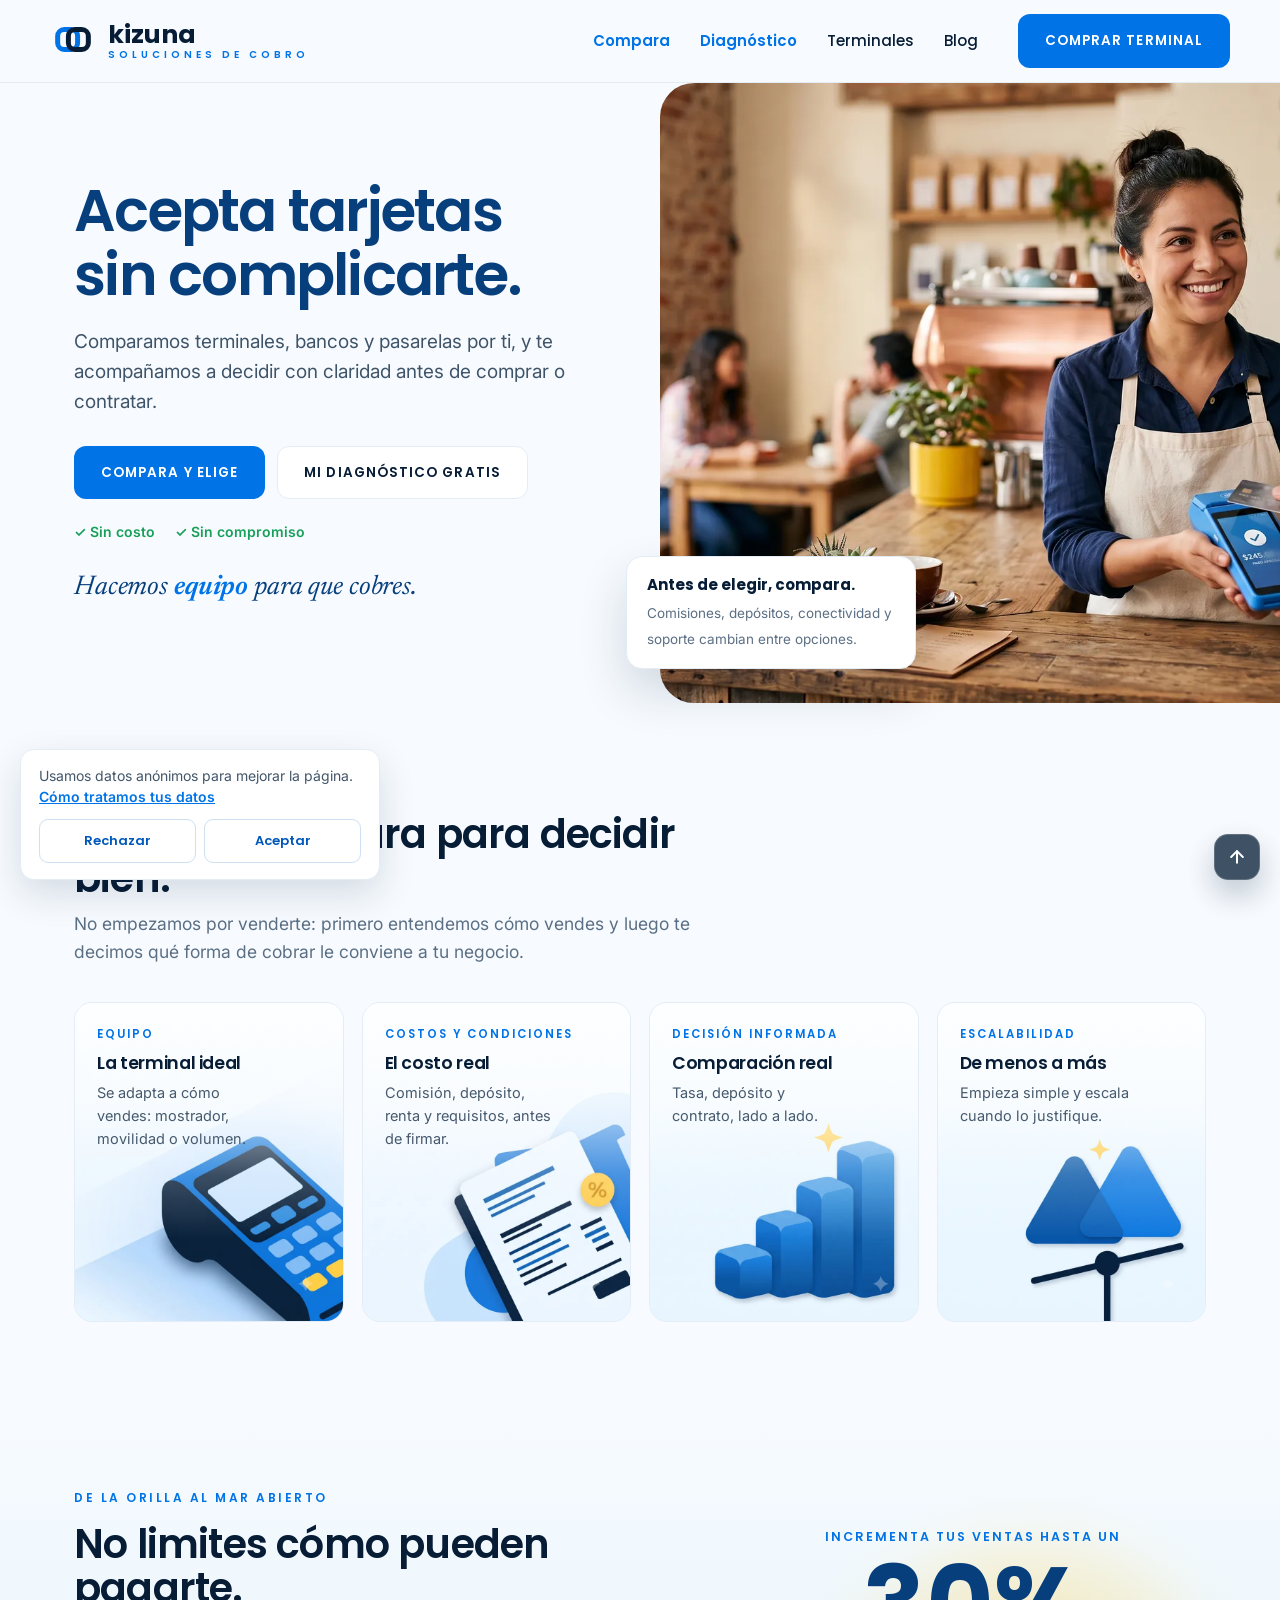
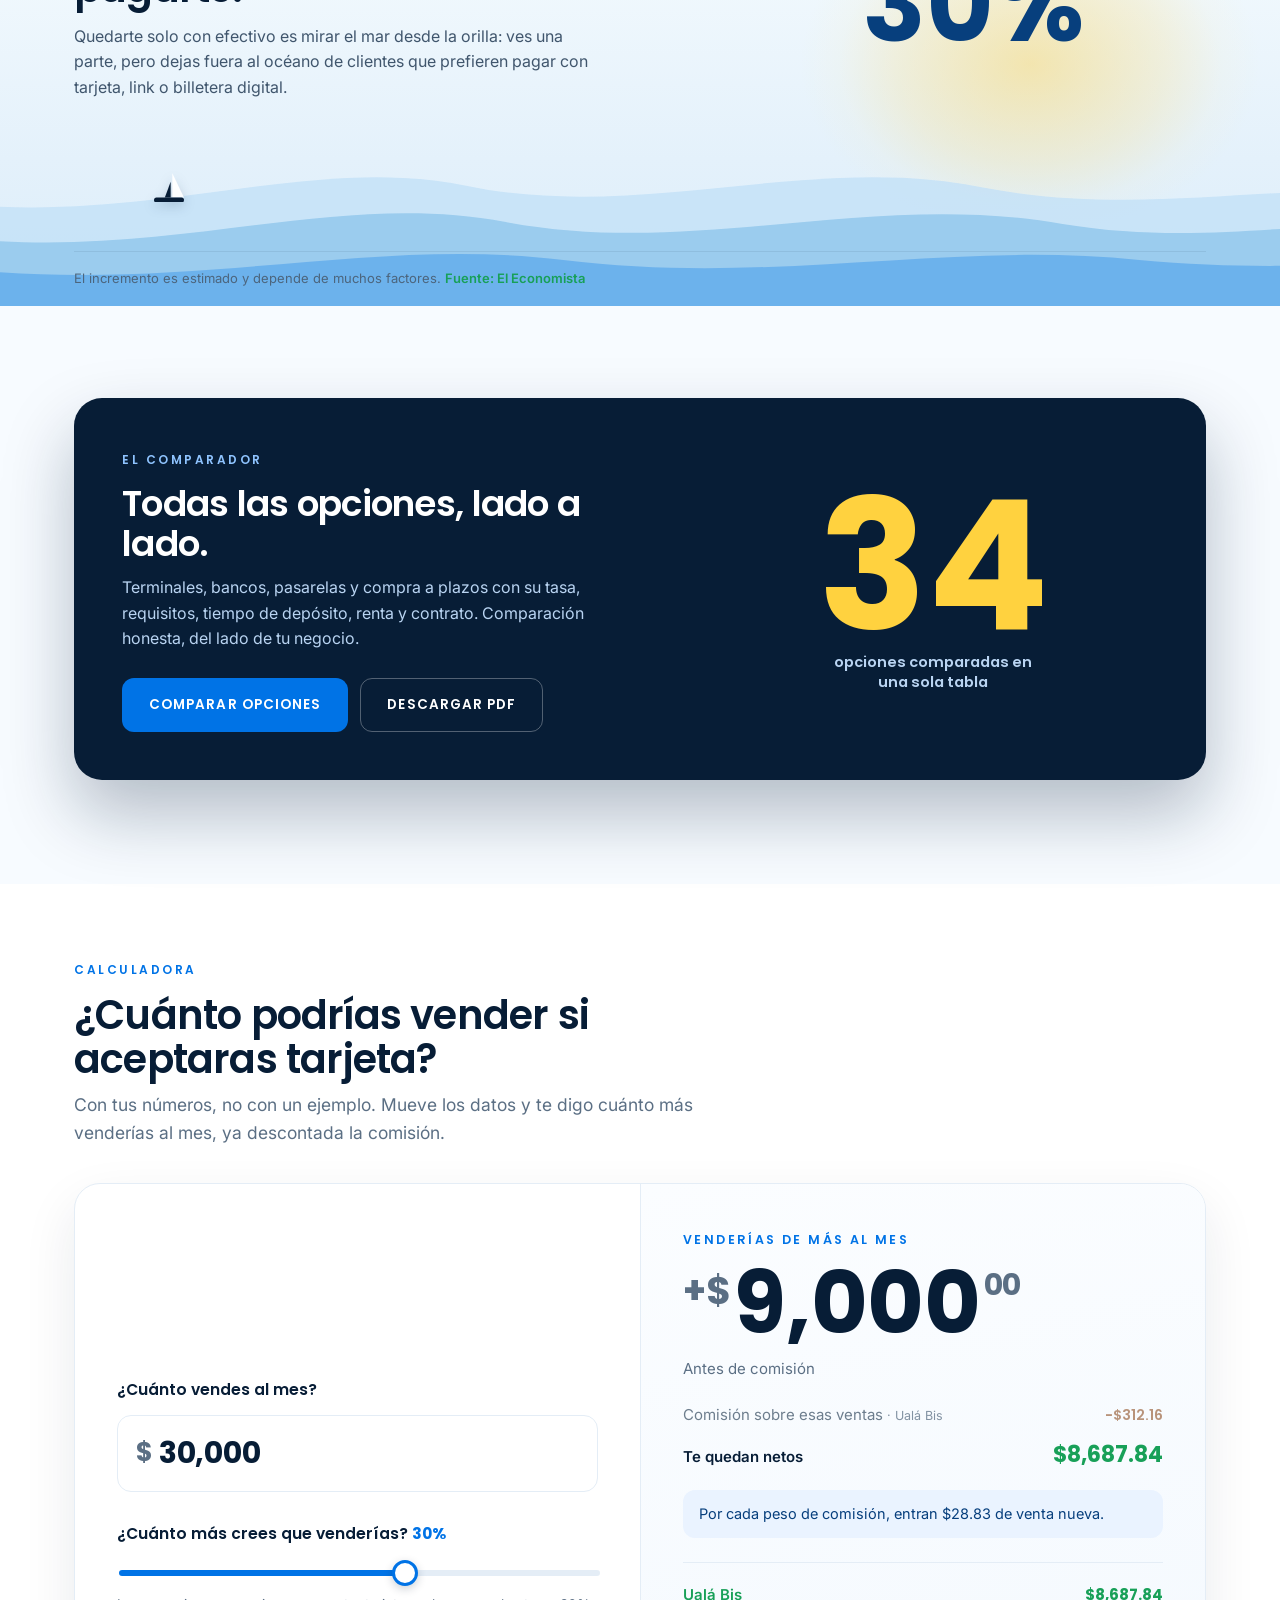
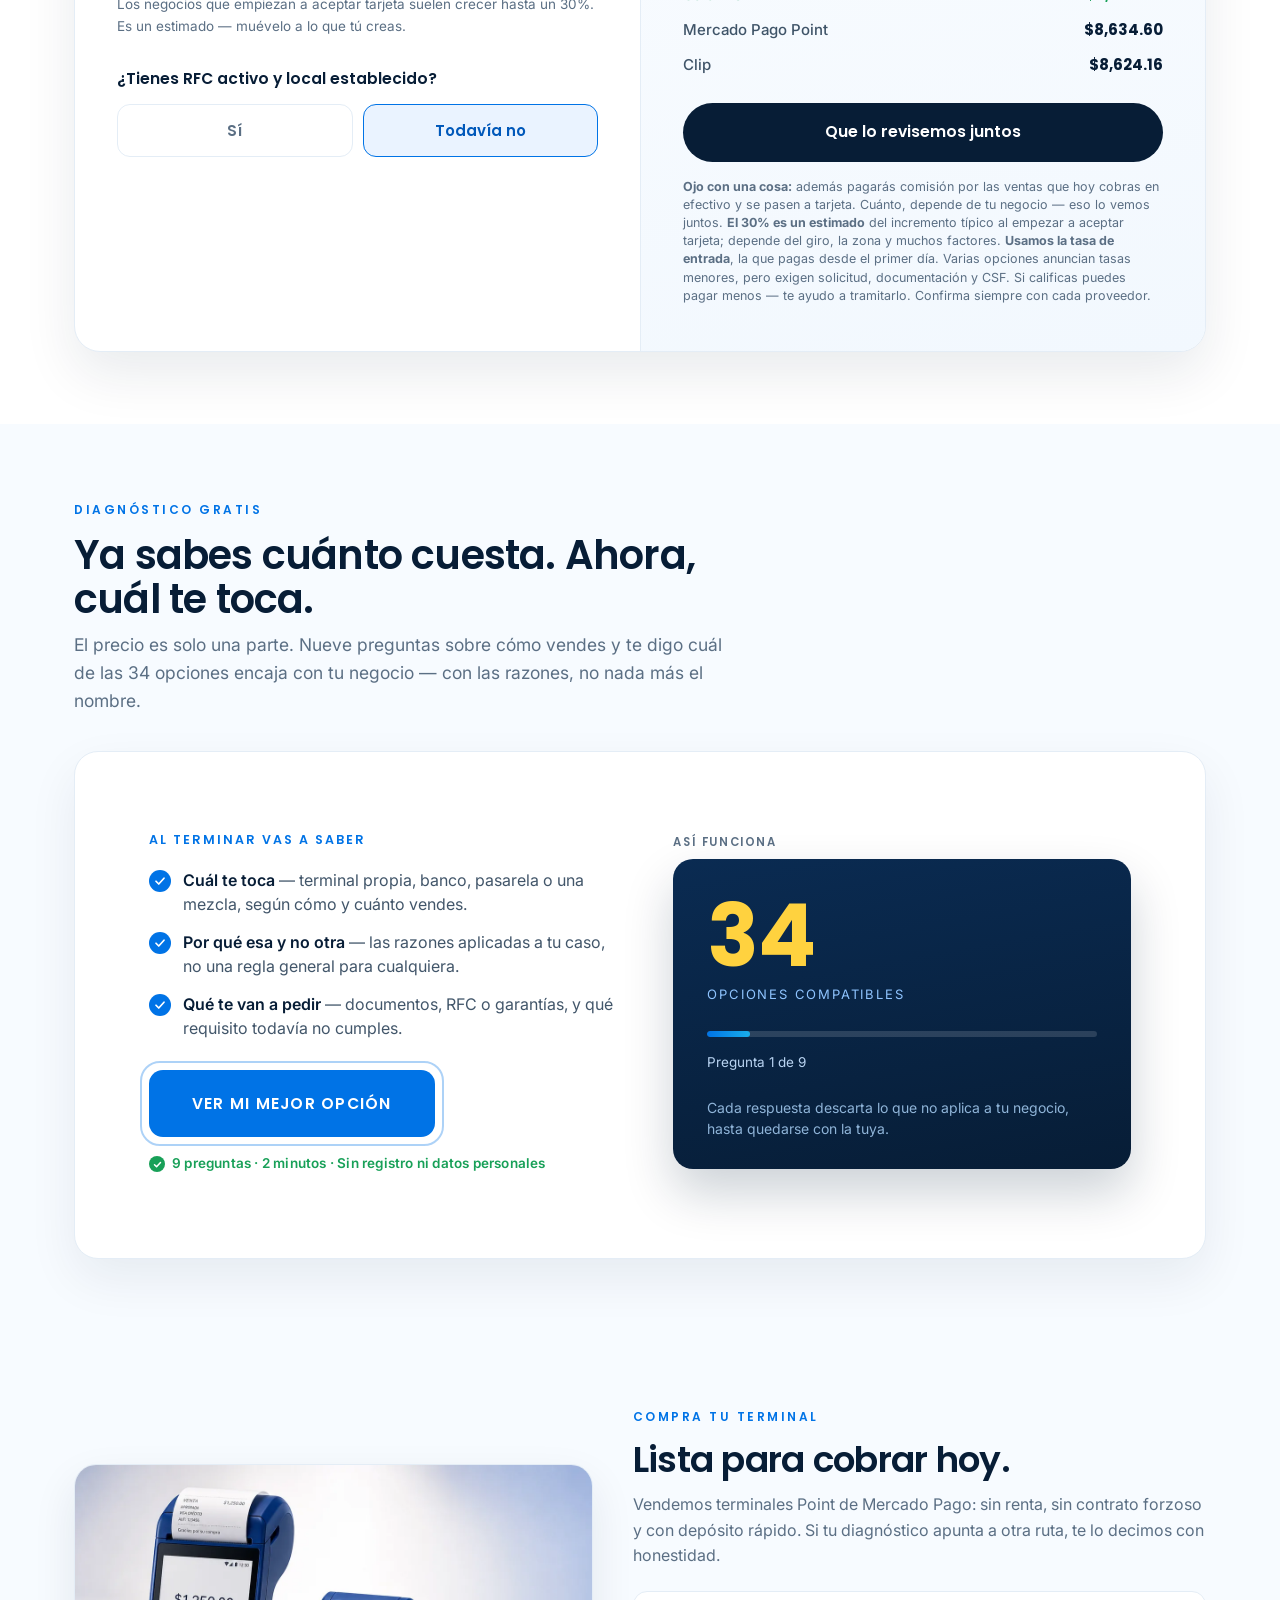
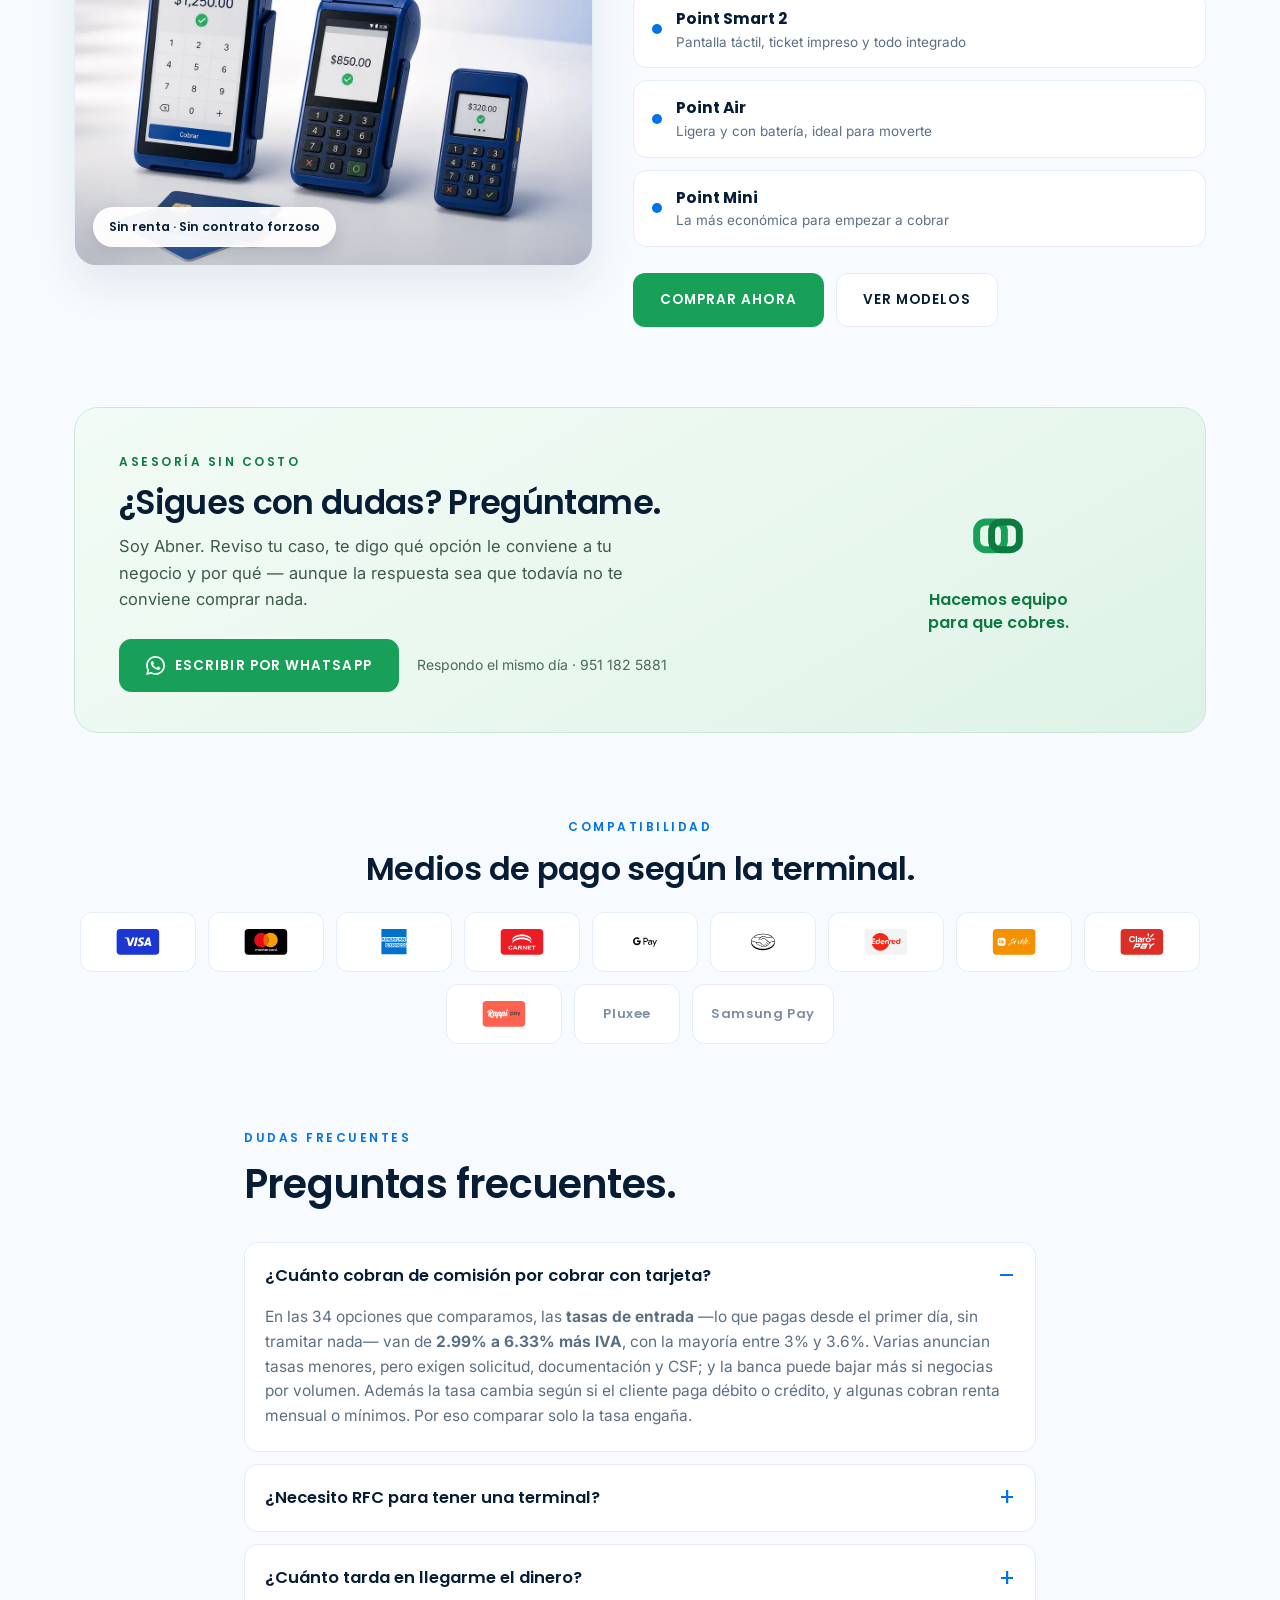
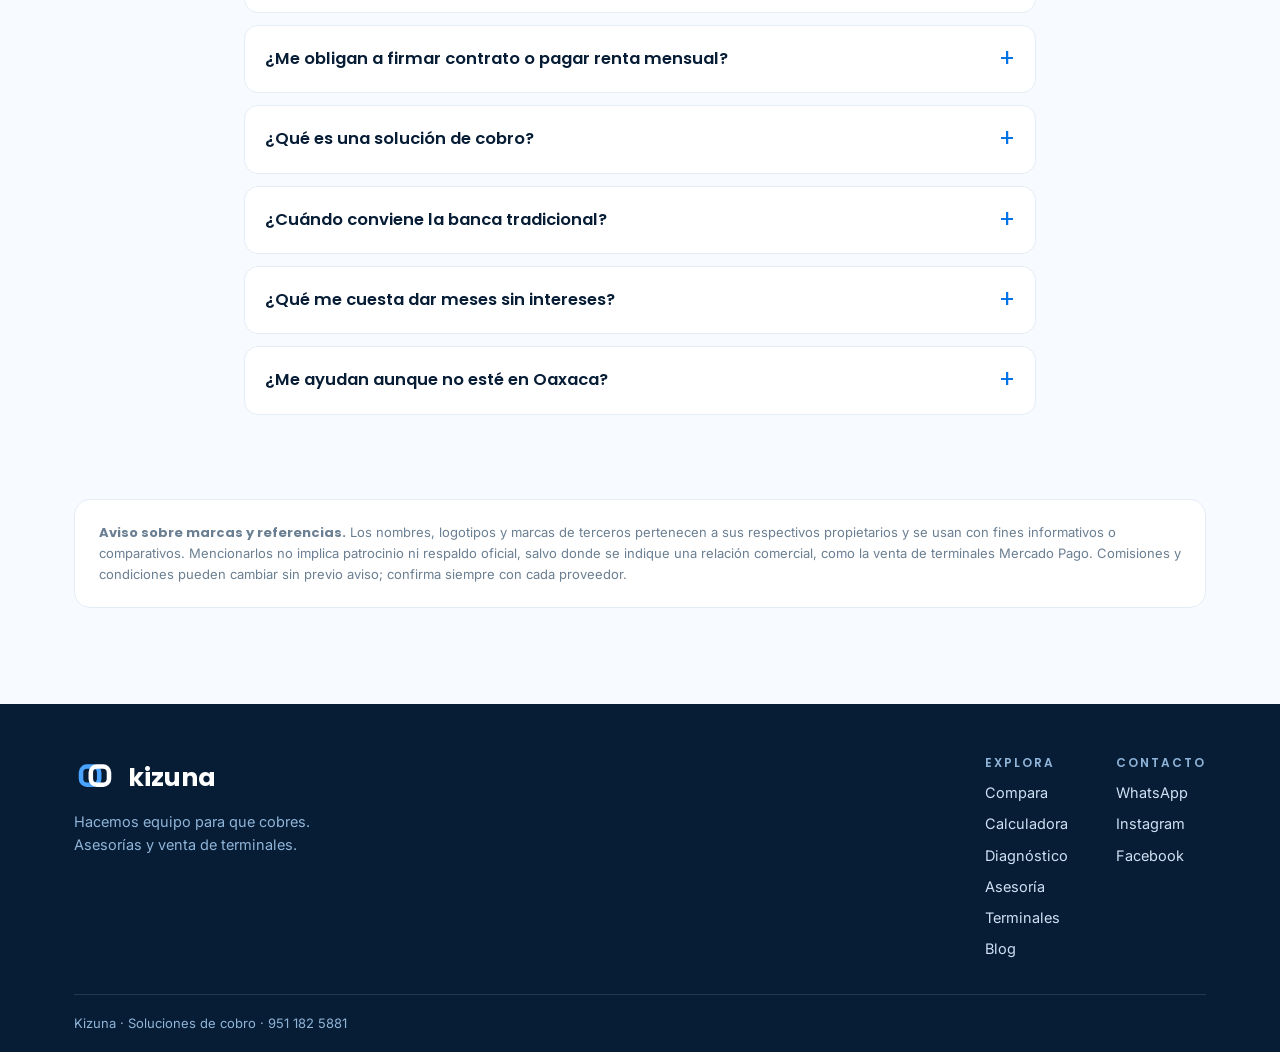
<file: index.html>
<!doctype html>
<html lang="es-MX">
<head>
<meta charset="utf-8">
<meta name="viewport" content="width=device-width, initial-scale=1">
<title>Kizuna | Soluciones de cobro</title>
<meta name="description" content="Compara terminales, bancos y pasarelas para cobrar con tarjeta en México. Diagnóstico gratis y asesoría honesta antes de comprar o contratar.">
<link rel="canonical" href="https://kizunapay.com/">
<meta property="og:type" content="website">
<meta property="og:locale" content="es_MX">
<meta property="og:site_name" content="Kizuna">
<meta property="og:title" content="Kizuna | Soluciones de cobro">
<meta property="og:description" content="Compara terminales, bancos y pasarelas para cobrar con tarjeta en México. Diagnóstico gratis y asesoría honesta antes de comprar o contratar.">
<meta property="og:image" content="https://kizunapay.com/assets/hero/hero-principal-v2.webp">
<meta property="og:url" content="https://kizunapay.com/">
<meta name="twitter:card" content="summary_large_image">
<link rel="icon" type="image/svg+xml" href="assets/logos/kizuna-isotipo.svg">
<link rel="preconnect" href="https://fonts.googleapis.com">
<link rel="preconnect" href="https://fonts.gstatic.com" crossorigin>
<link href="https://fonts.googleapis.com/css2?family=Poppins:wght@400;500;600;700&family=Inter:wght@400;500;600&family=Newsreader:ital,wght@1,400;1,600&display=swap" rel="stylesheet">
<link rel="stylesheet" href="kizuna-base.css">
<script type="application/ld+json">
{"@context":"https://schema.org","@type":"Organization","name":"Kizuna",
"alternateName":"Kizuna Soluciones de Cobro","url":"https://kizunapay.com/",
"logo":"https://kizunapay.com/assets/logos/kizuna-logo.svg",
"description":"Asesoría y comparación de soluciones de cobro con tarjeta para negocios en México.",
"telephone":"+52-951-182-5881","areaServed":"MX",
"sameAs":["https://www.facebook.com/profile.php?id=61582373169392","https://www.instagram.com/solucionesdecobrooax/"]}
</script>
<script type="application/ld+json">
{"@context":"https://schema.org","@type":"FAQPage","mainEntity":[{"@type":"Question","name":"¿Cuánto cobran de comisión por cobrar con tarjeta?","acceptedAnswer":{"@type":"Answer","text":"En las 34 opciones que comparamos, las tasas de entrada —lo que pagas desde el primer día, sin tramitar nada— van de 2.99% a 6.33% más IVA, con la mayoría entre 3% y 3.6%. Varias anuncian tasas menores, pero exigen solicitud, documentación y CSF; y la banca puede bajar más si negocias por volumen. Además la tasa cambia según si el cliente paga débito o crédito, y algunas cobran renta mensual o mínimos. Por eso comparar solo la tasa engaña."}},{"@type":"Question","name":"¿Necesito RFC para tener una terminal?","acceptedAnswer":{"@type":"Answer","text":"Depende de la ruta. Para una terminal bancaria sí: los bancos piden RFC, alta fiscal, cuenta empresarial y en varios casos e.firma. Las terminales de cobro rápido son más flexibles y algunas permiten empezar solo con identificación y validación de perfil. Si todavía no tienes RFC, nuestro diagnóstico descarta automáticamente las opciones bancarias en lugar de recomendarte algo que no vas a poder contratar."}},{"@type":"Question","name":"¿Cuánto tarda en llegarme el dinero?","acceptedAnswer":{"@type":"Answer","text":"Va del mismo día a 72 horas hábiles según el proveedor. Las terminales de cobro rápido suelen liberar el dinero el mismo día o al siguiente; la banca tradicional acostumbra 24 a 48 horas hábiles, y los fines de semana no cuentan. Si tu negocio compra insumos a diario, este dato pesa más que medio punto de comisión."}},{"@type":"Question","name":"¿Me obligan a firmar contrato o pagar renta mensual?","acceptedAnswer":{"@type":"Answer","text":"No siempre. Las terminales de compra única, como las Point que vendemos, no tienen renta ni contrato forzoso: pagas el equipo y la comisión por venta. Varias opciones bancarias sí incluyen renta, monto mínimo de venta o penalización por cancelar antes de tiempo. Esa letra chiquita está en nuestra comparativa."}},{"@type":"Question","name":"¿Qué es una solución de cobro?","acceptedAnswer":{"@type":"Answer","text":"Cualquier herramienta para recibir pagos: terminal física, link de pago, pasarela en línea, cuenta bancaria, billetera digital o cobranza recurrente. No todas sirven para lo mismo, y ahí es donde la mayoría se equivoca al elegir."}},{"@type":"Question","name":"¿Cuándo conviene la banca tradicional?","acceptedAnswer":{"@type":"Answer","text":"Cuando tu negocio ya tiene formalidad fiscal, ventas constantes y volumen suficiente para negociar. Con volumen alto, medio punto de comisión menos compensa la renta mensual. Con ventas bajas o irregulares, esa misma renta te come la ganancia."}},{"@type":"Question","name":"¿Qué me cuesta dar meses sin intereses?","acceptedAnswer":{"@type":"Answer","text":"Los meses sin intereses son gratis para tu cliente, no para ti: el costo lo absorbe el negocio y sube conforme al plazo. Puede convenir en tickets altos, donde la venta no se cierra sin esa facilidad, y rara vez conviene en ventas pequeñas."}},{"@type":"Question","name":"¿Me ayudan aunque no esté en Oaxaca?","acceptedAnswer":{"@type":"Answer","text":"Sí. Somos de Oaxaca, pero orientamos a cualquier negocio en México que quiera comparar antes de comprar o contratar. La asesoría es por WhatsApp y no tiene costo."}}]}
</script>
</head>
<body>

<aside class="rail" aria-label="Redes sociales">
  <a class="fb" href="https://www.facebook.com/profile.php?id=61582373169392" target="_blank" rel="noopener" aria-label="Facebook"><svg viewBox="0 0 24 24"><path fill="#0866FF" d="M24 12.07C24 5.4 18.63 0 12 0S0 5.4 0 12.07C0 18.1 4.39 23.1 10.13 24v-8.44H7.08v-3.49h3.05V9.41c0-3.02 1.79-4.69 4.53-4.69 1.31 0 2.68.24 2.68.24v2.96h-1.51c-1.49 0-1.96.93-1.96 1.89v2.26h3.33l-.53 3.49h-2.8V24C19.61 23.1 24 18.1 24 12.07z"/></svg></a>
  <a class="ig" href="https://www.instagram.com/solucionesdecobrooax/" target="_blank" rel="noopener" aria-label="Instagram"><svg viewBox="0 0 24 24"><path fill="#FF0069" d="M12 2.16c3.2 0 3.58.01 4.85.07 1.17.05 1.8.25 2.23.41.56.22.96.48 1.38.9.42.42.68.82.9 1.38.16.42.36 1.06.41 2.23.06 1.27.07 1.65.07 4.85s-.01 3.58-.07 4.85c-.05 1.17-.25 1.8-.41 2.23-.22.56-.48.96-.9 1.38-.42.42-.82.68-1.38.9-.42.16-1.06.36-2.23.41-1.27.06-1.65.07-4.85.07s-3.58-.01-4.85-.07c-1.17-.05-1.8-.25-2.23-.41-.56-.22-.96-.48-1.38-.9-.42-.42-.68-.82-.9-1.38-.16-.42-.36-1.06-.41-2.23C2.17 15.58 2.16 15.2 2.16 12s.01-3.58.07-4.85c.05-1.17.25-1.8.41-2.23.22-.56.48-.96.9-1.38.42-.42.82-.68 1.38-.9.42-.16 1.06-.36 2.23-.41C8.42 2.17 8.8 2.16 12 2.16M12 0C8.74 0 8.33.01 7.05.07 5.78.13 4.9.33 4.14.63c-.79.3-1.46.72-2.13 1.38C1.35 2.68.93 3.35.63 4.14.33 4.9.13 5.78.07 7.05.01 8.33 0 8.74 0 12s.01 3.67.07 4.95c.06 1.27.26 2.15.56 2.91.3.79.72 1.46 1.38 2.13.67.66 1.34 1.08 2.13 1.38.76.3 1.64.5 2.91.56C8.33 23.99 8.74 24 12 24s3.67-.01 4.95-.07c1.27-.06 2.15-.26 2.91-.56.79-.3 1.46-.72 2.13-1.38.66-.67 1.08-1.34 1.38-2.13.3-.76.5-1.64.56-2.91.06-1.28.07-1.69.07-4.95s-.01-3.67-.07-4.95c-.06-1.27-.26-2.15-.56-2.91-.3-.79-.72-1.46-1.38-2.13C21.32 1.35 20.65.93 19.86.63 19.1.33 18.22.13 16.95.07 15.67.01 15.26 0 12 0zm0 5.84a6.16 6.16 0 1 0 0 12.32 6.16 6.16 0 0 0 0-12.32zm0 10.16a4 4 0 1 1 0-8 4 4 0 0 1 0 8zm7.85-10.4a1.44 1.44 0 1 1-2.88 0 1.44 1.44 0 0 1 2.88 0z"/></svg></a>
  <a class="wa" href="https://wa.me/529511825881?text=Hola%2C%20vi%20su%20p%C3%A1gina%20y%20quiero%20asesor%C3%ADa." target="_blank" rel="noopener" aria-label="WhatsApp"><svg viewBox="0 0 24 24"><path fill="#25D366" d="M17.47 14.38c-.3-.15-1.75-.86-2.02-.96-.27-.1-.47-.15-.67.15-.2.3-.77.96-.94 1.16-.17.2-.35.22-.64.07-.3-.15-1.25-.46-2.38-1.47-.88-.78-1.47-1.75-1.64-2.05-.17-.3-.02-.46.13-.6.13-.13.3-.35.45-.52.15-.17.2-.3.3-.5.1-.2.05-.37-.02-.52-.08-.15-.67-1.6-.92-2.2-.24-.58-.49-.5-.67-.51h-.57c-.2 0-.52.07-.79.37-.27.3-1.04 1.01-1.04 2.47s1.06 2.86 1.21 3.06c.15.2 2.1 3.2 5.08 4.49.71.3 1.26.49 1.69.63.71.22 1.36.19 1.87.12.57-.09 1.75-.72 2-1.41.25-.69.25-1.28.17-1.41-.07-.13-.27-.2-.57-.35zM12.05 21.8h-.02a9.75 9.75 0 0 1-4.96-1.36l-.36-.21-3.69.97.98-3.6-.23-.37a9.72 9.72 0 0 1-1.49-5.2c0-5.38 4.38-9.76 9.77-9.76 2.61 0 5.06 1.02 6.9 2.87a9.7 9.7 0 0 1 2.86 6.9c0 5.38-4.38 9.76-9.76 9.76zM20.52 3.5A11.78 11.78 0 0 0 12.05 0C5.5 0 .18 5.32.17 11.86c0 2.09.55 4.13 1.6 5.93L.07 24l6.35-1.66a11.85 11.85 0 0 0 5.67 1.44h.01c6.54 0 11.86-5.32 11.87-11.86a11.8 11.8 0 0 0-3.45-8.42z"/></svg></a>
</aside>

<a class="wa-fab" href="https://wa.me/529511825881?text=Hola%20Abner%2C%20vi%20Kizuna%20y%20quiero%20asesor%C3%ADa%20para%20elegir%20c%C3%B3mo%20cobrar." target="_blank" rel="noopener" aria-label="Escribir por WhatsApp"><svg viewBox="0 0 24 24" width="27" height="27" aria-hidden="true"><path fill="currentColor" d="M17.47 14.38c-.3-.15-1.75-.86-2.02-.96-.27-.1-.47-.15-.67.15-.2.3-.77.96-.94 1.16-.17.2-.35.22-.64.07-.3-.15-1.25-.46-2.38-1.47-.88-.78-1.47-1.75-1.64-2.05-.17-.3-.02-.46.13-.6.13-.13.3-.35.45-.52.15-.17.2-.3.3-.5.1-.2.05-.37-.02-.52-.08-.15-.67-1.6-.92-2.2-.24-.58-.49-.5-.67-.51h-.57c-.2 0-.52.07-.79.37-.27.3-1.04 1.01-1.04 2.47s1.06 2.86 1.21 3.06c.15.2 2.1 3.2 5.08 4.49.71.3 1.26.49 1.69.63.71.22 1.36.19 1.87.12.57-.09 1.75-.72 2-1.41.25-.69.25-1.28.17-1.41-.07-.13-.27-.2-.57-.35zM12.05 21.8h-.02a9.75 9.75 0 0 1-4.96-1.36l-.36-.21-3.69.97.98-3.6-.23-.37a9.72 9.72 0 0 1-1.49-5.2c0-5.38 4.38-9.76 9.77-9.76 2.61 0 5.06 1.02 6.9 2.87a9.7 9.7 0 0 1 2.86 6.9c0 5.38-4.38 9.76-9.76 9.76zM20.52 3.5A11.78 11.78 0 0 0 12.05 0C5.5 0 .18 5.32.17 11.86c0 2.09.55 4.13 1.6 5.93L.07 24l6.35-1.66a11.85 11.85 0 0 0 5.67 1.44h.01c6.54 0 11.86-5.32 11.87-11.86a11.8 11.8 0 0 0-3.45-8.42z"/></svg></a>

<a class="top" href="#" aria-label="Volver arriba"><svg width="20" height="20" viewBox="0 0 24 24" fill="none" stroke="currentColor" stroke-width="2.4" stroke-linecap="round" stroke-linejoin="round"><path d="M12 19V5"/><path d="M5 12l7-7 7 7"/></svg></a>

<header class="site-header">
  <div class="wrap nav">
    <a class="brand" href="#">
      <svg width="46" height="46" viewBox="0 0 120 120" aria-hidden="true"><g fill="none" stroke-width="13" stroke-linejoin="round"><rect x="20" y="30" width="52" height="52" rx="17" stroke="#0073e6"/><rect x="48" y="30" width="52" height="52" rx="17" stroke="#071d36"/></g></svg>
      <span class="bn"><b>kizuna</b><small>Soluciones de cobro</small></span>
    </a>
    <nav class="menu">
      <a class="key" href="#comparador">Compara</a>
      <a class="key" href="#diagnostico">Diagnóstico</a>
      <a href="#terminales">Terminales</a>
      <a href="blog.html">Blog</a>
    </nav>
    <a class="btn btn-primary" href="https://mpago.li/2j1nqHG" target="_blank" rel="noopener">Comprar terminal</a>
  </div>
</header>

<!-- HERO -->
<section class="hero">
  <div class="hero-copy">
    <h1>Acepta tarjetas sin complicarte.</h1>
    <p class="lead">Comparamos terminales, bancos y pasarelas por ti, y te acompañamos a decidir con claridad antes de comprar o contratar.</p>
    <div class="cta">
      <a class="btn btn-primary" href="#comparador">Compara y elige</a>
      <a class="btn btn-ghost" href="#diagnostico">Mi diagnóstico gratis</a>
    </div>
    <div class="pills">
      <span class="ok">✓ Sin costo</span><span class="ok">✓ Sin compromiso</span>
    </div>
    <p class="promesa">Hacemos <em>equipo</em> para que cobres.</p>
  </div>
  <div class="hero-shot">
    <img src="assets/hero/hero-principal-v2.webp" alt="Dueña de un negocio cobrando con terminal de tarjeta" width="1700" height="949" fetchpriority="high" decoding="async">
    <div class="note"><b>Antes de elegir, compara.</b><span>Comisiones, depósitos, conectividad y soporte cambian entre opciones.</span></div>
  </div>
</section>

<!-- INFORMACIÓN CLARA -->
<section>
  <div class="wrap">
    <div class="head">
      <span class="eyebrow">Por qué Kizuna</span>
      <h2>Información clara para decidir bien.</h2>
      <p>No empezamos por venderte: primero entendemos cómo vendes y luego te decimos qué forma de cobrar le conviene a tu negocio.</p>
    </div>
    <div class="grid g4 fgrid reveal">
      <article class="fcard" style="--art:url('assets/cards/ilustracion-terminal-ideal.webp')">
        <div class="kick">Equipo</div><h3>La terminal ideal</h3>
        <p>Se adapta a cómo vendes: mostrador, movilidad o volumen.</p>
      </article>
      <article class="fcard" style="--art:url('assets/cards/ilustracion-informacion-clara.webp')">
        <div class="kick">Costos y condiciones</div><h3>El costo real</h3>
        <p>Comisión, depósito, renta y requisitos, antes de firmar.</p>
      </article>
      <article class="fcard" style="--art:url('assets/cards/ilustracion-comparacion-real.webp')">
        <div class="kick">Decisión informada</div><h3>Comparación real</h3>
        <p>Tasa, depósito y contrato, lado a lado.</p>
      </article>
      <article class="fcard" style="--art:url('assets/cards/ilustracion-de-menos-a-mas.webp')">
        <div class="kick">Escalabilidad</div><h3>De menos a más</h3>
        <p>Empieza simple y escala cuando lo justifique.</p>
      </article>
    </div>
  </div>
</section>

<!-- OCÉANO: parte de la página, puesta de sol y olas -->
<section class="ocean" style="padding-bottom:0">
  <svg class="ocean-waves" viewBox="0 0 1440 170" preserveAspectRatio="none" aria-hidden="true">
    <g class="w1"><path d="M-60,58 C180,104 360,14 540,50 C720,86 900,16 1080,52 C1240,81 1380,46 1500,58 L1500,170 L-60,170 Z" fill="#c4e2f8" opacity=".8"/></g>
    <g class="w2"><path d="M-60,92 C200,140 380,50 580,86 C780,122 960,54 1160,88 C1300,110 1400,84 1500,92 L1500,170 L-60,170 Z" fill="#93c8ed" opacity=".85"/></g>
    <g class="w3"><path d="M-60,124 C220,168 420,98 640,124 C860,150 1040,104 1240,124 C1340,133 1430,130 1500,126 L1500,170 L-60,170 Z" fill="#0073e6" opacity=".3"/></g>
  </svg>
  <svg class="sailboat" viewBox="0 0 72 90" aria-hidden="true"><path d="M26 78 L40 40 L40 78 Z" fill="#071d36"/><path d="M44 78 L44 20 L72 78 Z" fill="#fff" opacity=".95"/><rect x="0" y="78" width="72" height="12" rx="6" fill="#071d36"/></svg>
  <div class="wrap">
    <div class="ocean-grid">
      <div>
        <span class="eyebrow">De la orilla al mar abierto</span>
        <h2>No limites cómo pueden pagarte.</h2>
        <p>Quedarte solo con efectivo es mirar el mar desde la orilla: ves una parte, pero dejas fuera al océano de clientes que prefieren pagar con tarjeta, link o billetera digital.</p>
      </div>
      <div class="sun-stat">
        <span>Incrementa tus ventas hasta un</span>
        <b>30%</b>
      </div>
    </div>
    <div class="src">El incremento es estimado y depende de muchos factores. <a href="https://www.eleconomista.com.mx/finanzaspersonales/tarjetazo-llega-tiendita-mayores-ventas-deudas-cartera-20260331-806275.html" target="_blank" rel="noopener">Fuente: El Economista</a></div>
  </div>
</section>

<!-- COMPARADOR (pilar 1) -->
<section id="comparador">
  <div class="wrap">
    <div class="compare reveal-late">
      <div>
        <span class="eyebrow" style="color:#8fc4ff">El comparador</span>
        <h2>Todas las opciones, lado a lado.</h2>
        <p>Terminales, bancos, pasarelas y compra a plazos con su tasa, requisitos, tiempo de depósito, renta y contrato. Comparación honesta, del lado de tu negocio.</p>
        <div class="cta">
          <a class="btn btn-primary" href="compara.html#matriz">Comparar opciones</a>
          <a class="btn btn-ghost" href="assets/downloads/matriz-comparativa-soluciones-de-cobro-mexico.pdf" target="_blank" rel="noopener">Descargar PDF</a>
        </div>
      </div>
      <div class="matrix">
        <div class="num">34</div>
        <span class="matrix-label">opciones comparadas en una sola tabla</span>
      </div>
    </div>
  </div>
</section>

<!-- CALCULADORA · cuánto te cuesta cobrar -->
<section id="calculadora">
  <div class="wrap">
    <div class="head" style="max-width:620px">
      <span class="eyebrow">Calculadora</span>
      <h2>¿Cuánto podrías vender si aceptaras tarjeta?</h2>
      <p>Con tus números, no con un ejemplo. Mueve los datos y te digo cuánto más venderías al mes, ya descontada la comisión.</p>
    </div>

    <div class="calc reveal">
      <div class="calc-form">
        <label class="calc-campo">
          <span>¿Cuánto vendes al mes?</span>
          <div class="calc-input"><i>$</i><input id="cVentas" type="text" inputmode="numeric" value="30,000" autocomplete="off"></div>
        </label>

        <label class="calc-campo">
          <span>¿Cuánto más crees que venderías? <b id="cIncVal">30%</b></span>
          <input id="cInc" class="calc-rango" type="range" min="0" max="50" step="5" value="30">
          <small id="cIncNota">Los negocios que empiezan a aceptar tarjeta suelen crecer hasta un 30%. Es un estimado — muévelo a lo que tú creas.</small>
        </label>

        <fieldset class="calc-campo calc-rfc">
          <span>¿Tienes RFC activo y local establecido?</span>
          <div class="calc-si-no">
            <button type="button" class="calc-op" data-rfc="1">Sí</button>
            <button type="button" class="calc-op on" data-rfc="0">Todavía no</button>
          </div>
        </fieldset>

        <fieldset class="calc-campo calc-giro" id="cGiroCampo" hidden>
          <span>¿Tu giro está entre los que pagan menos?</span>
          <div class="calc-si-no">
            <button type="button" class="calc-op" data-giro="1">Sí, o creo que sí</button>
            <button type="button" class="calc-op on" data-giro="0">No sé</button>
          </div>
          <details class="calc-giros">
            <summary>Ver qué giros aplican</summary>
            <p>Agencias de viajes · Educación básica · Médicos y dentistas · Refacciones y ferreterías · Salones de belleza · Supermercados · Ventas al detalle — y otros que Ualá no publica.</p>
            <p class="calc-giros-ojo">La lista completa no es pública: hay que consultarla con ellos. Si marcas que sí, la calculadora te muestra el escenario con la tasa preferencial — pero <b>no está garantizada hasta que la aprueben</b>.</p>
          </details>
        </fieldset>
      </div>

      <div class="calc-panel">
        <span class="calc-kicker">Venderías de más al mes</span>
        <div class="calc-cifra" id="cCifra"><span class="calc-moneda">+$</span><span id="cEntero">0</span><span class="calc-cent" id="cCent">00</span></div>
        <p class="calc-nota" id="cNota">Antes de comisión</p>
        <div class="calc-desglose">
          <div class="calc-fila-comision"><span>Comisión sobre esas ventas <em id="cQuien"></em></span><b id="cComision">−$0</b></div>
          <div class="calc-fila-neto"><span>Te quedan netos</span><b id="cNeto">$0</b></div>
        </div>
        <p class="calc-remate" id="cRemate"></p>
        <div class="calc-linea"></div>
        <ul class="calc-lista" id="cLista"></ul>
        <a class="calc-btn" id="cWa" href="https://wa.me/529511825881" target="_blank" rel="noopener">Que lo revisemos juntos</a>
        <p class="calc-fine"><b>Ojo con una cosa:</b> además pagarás comisión por las ventas que hoy cobras en efectivo y se pasen a tarjeta. Cuánto, depende de tu negocio — eso lo vemos juntos. <b>El 30% es un estimado</b> del incremento típico al empezar a aceptar tarjeta; depende del giro, la zona y muchos factores. <b>Usamos la tasa de entrada</b>, la que pagas desde el primer día. Varias opciones anuncian tasas menores, pero exigen solicitud, documentación y CSF. Si calificas puedes pagar menos — te ayudo a tramitarlo. Confirma siempre con cada proveedor.</p>
      </div>
    </div>
  </div>
</section>

<!-- DIAGNÓSTICO INTERACTIVO -->
<section id="diagnostico">
  <div class="wrap">
    <div class="head" style="max-width:660px">
      <span class="eyebrow">Diagnóstico gratis</span>
      <h2>Ya sabes cuánto cuesta. Ahora, cuál te toca.</h2>
      <p>El precio es solo una parte. Nueve preguntas sobre cómo vendes y te digo cuál de las 34 opciones encaja con tu negocio — con las razones, no nada más el nombre.</p>
    </div>

    <div class="dx reveal" id="dx">
      <!-- Intro -->
      <div class="dx-panel" id="dxIntro">
        <div class="dx-intro">

          <div class="dx-pitch">
            <span class="dx-kicker">Al terminar vas a saber</span>
            <ul class="dx-gains">
              <li><b>Cuál te toca</b> — terminal propia, banco, pasarela o una mezcla, según cómo y cuánto vendes.</li>
              <li><b>Por qué esa y no otra</b> — las razones aplicadas a tu caso, no una regla general para cualquiera.</li>
              <li><b>Qué te van a pedir</b> — documentos, RFC o garantías, y qué requisito todavía no cumples.</li>
            </ul>
            <span class="dx-cta-wrap">
              <button class="btn btn-primary btn-xl" id="dxStart" type="button">Ver mi mejor opción</button>
            </span>
            <p class="dx-note">9 preguntas · 2 minutos · Sin registro ni datos personales</p>
          </div>

          <div class="dx-preview" aria-hidden="true">
            <span class="dx-preview-tag">Así funciona</span>
            <div class="dx-demo">
              <div class="dx-demo-num" id="dxDemoNum">34</div>
              <span class="dx-demo-lbl">opciones compatibles</span>
              <div class="dx-demo-bar"><i id="dxDemoBar"></i></div>
              <span class="dx-demo-paso" id="dxDemoPaso">Pregunta 1 de 9</span>
              <p class="dx-demo-pie">Cada respuesta descarta lo que no aplica a tu negocio, hasta quedarse con la tuya.</p>
            </div>
          </div>

        </div>
      </div>

      <!-- Preguntas -->
      <div class="dx-panel" id="dxQuiz" hidden>
        <div class="dx-top">
          <div class="dx-phase"><b id="dxPhase">Tu negocio</b><span id="dxCount">Pregunta 1 de 9</span></div>
          <div class="dx-remaining"><b id="dxLeft">34</b><span>opciones compatibles</span></div>
        </div>
        <div class="dx-bar"><i id="dxBar"></i></div>

        <div class="dx-q" id="dxQ">
          <h3 id="dxTitle"></h3>
          <p class="dx-help muted" id="dxHelp"></p>
          <div class="dx-opts" id="dxOpts" role="group"></div>
        </div>

        <p class="dx-teclado">Puedes responder con el teclado: <kbd>1</kbd> <kbd>2</kbd> <kbd>3</kbd>… y <kbd>Enter</kbd> para avanzar.</p>

        <div class="dx-nav">
          <button class="btn btn-ghost" id="dxBack" type="button">Atrás</button>
          <button class="btn btn-primary" id="dxNext" type="button">Siguiente</button>
        </div>
      </div>

      <!-- Resultado -->
      <div class="dx-panel" id="dxResult" hidden>
        <div class="dx-res-head">
          <span class="eyebrow">Tu mejor opción</span>
          <h3 id="dxResTitle"></h3>
          <p id="dxResSub" class="muted"></p>
        </div>
        <div class="dx-res-body">
          <p class="dx-res-label">Por qué encaja contigo</p>
          <ul class="dx-reasons" id="dxReasons"></ul>
          <div class="dx-res-cta" id="dxResCta"></div>
          <p class="dx-res-alt" id="dxResAlt"></p>
          <button class="dx-restart" id="dxRestart" type="button">
            <svg viewBox="0 0 24 24" width="17" height="17" fill="none" stroke="currentColor" stroke-width="2.2" stroke-linecap="round" stroke-linejoin="round"><path d="M3 12a9 9 0 1 0 3-6.7L3 8"/><path d="M3 3v5h5"/></svg>
            Volver a evaluar
          </button>
        </div>
      </div>
    </div>
  </div>
</section>

<!-- COMPRA (pilar 2) -->
<section id="terminales">
  <div class="wrap buy reveal">
    <div class="buy-shot">
      <img src="assets/hero/catalogo-terminales.webp" alt="Terminales Point de Mercado Pago: Smart 2, Air y Mini" width="1200" height="900" loading="lazy" decoding="async">
      <span class="buy-badge">Sin renta · Sin contrato forzoso</span>
    </div>
    <div>
      <span class="eyebrow">Compra tu terminal</span>
      <h2 style="font-size:clamp(26px,3.2vw,36px);margin:12px 0 12px">Lista para cobrar hoy.</h2>
      <p class="muted">Vendemos terminales Point de Mercado Pago: sin renta, sin contrato forzoso y con depósito rápido. Si tu diagnóstico apunta a otra ruta, te lo decimos con honestidad.</p>
      <div class="models">
        <div class="model"><span class="dot"></span><div><b>Point Smart 2</b><span>Pantalla táctil, ticket impreso y todo integrado</span></div></div>
        <div class="model"><span class="dot"></span><div><b>Point Air</b><span>Ligera y con batería, ideal para moverte</span></div></div>
        <div class="model"><span class="dot"></span><div><b>Point Mini</b><span>La más económica para empezar a cobrar</span></div></div>
      </div>
      <div class="cta" style="display:flex;gap:12px;flex-wrap:wrap">
        <a class="btn btn-buy" href="https://mpago.li/2j1nqHG" target="_blank" rel="noopener">Comprar ahora</a>
        <a class="btn btn-ghost" href="terminales.html">Ver modelos</a>
      </div>
    </div>
  </div>
</section>

<!-- ASESORÍA (contacto humano en el flujo) -->
<section id="asesoria" style="padding-top:8px">
  <div class="wrap">
    <div class="ases reveal">
      <div class="ases-copy">
        <span class="eyebrow" style="color:#0d7a3f">Asesoría sin costo</span>
        <h2>¿Sigues con dudas? Pregúntame.</h2>
        <p>Soy Abner. Reviso tu caso, te digo qué opción le conviene a tu negocio y por qué — aunque la respuesta sea que todavía no te conviene comprar nada.</p>
        <div class="ases-cta">
          <a class="btn btn-wa" href="https://wa.me/529511825881?text=Hola%20Abner%2C%20vi%20Kizuna%20y%20quiero%20asesor%C3%ADa%20para%20elegir%20c%C3%B3mo%20cobrar." target="_blank" rel="noopener">
            <svg viewBox="0 0 24 24" width="19" height="19" aria-hidden="true"><path fill="currentColor" d="M17.47 14.38c-.3-.15-1.75-.86-2.02-.96-.27-.1-.47-.15-.67.15-.2.3-.77.96-.94 1.16-.17.2-.35.22-.64.07-.3-.15-1.25-.46-2.38-1.47-.88-.78-1.47-1.75-1.64-2.05-.17-.3-.02-.46.13-.6.13-.13.3-.35.45-.52.15-.17.2-.3.3-.5.1-.2.05-.37-.02-.52-.08-.15-.67-1.6-.92-2.2-.24-.58-.49-.5-.67-.51h-.57c-.2 0-.52.07-.79.37-.27.3-1.04 1.01-1.04 2.47s1.06 2.86 1.21 3.06c.15.2 2.1 3.2 5.08 4.49.71.3 1.26.49 1.69.63.71.22 1.36.19 1.87.12.57-.09 1.75-.72 2-1.41.25-.69.25-1.28.17-1.41-.07-.13-.27-.2-.57-.35zM12.05 21.8h-.02a9.75 9.75 0 0 1-4.96-1.36l-.36-.21-3.69.97.98-3.6-.23-.37a9.72 9.72 0 0 1-1.49-5.2c0-5.38 4.38-9.76 9.77-9.76 2.61 0 5.06 1.02 6.9 2.87a9.7 9.7 0 0 1 2.86 6.9c0 5.38-4.38 9.76-9.76 9.76zM20.52 3.5A11.78 11.78 0 0 0 12.05 0C5.5 0 .18 5.32.17 11.86c0 2.09.55 4.13 1.6 5.93L.07 24l6.35-1.66a11.85 11.85 0 0 0 5.67 1.44h.01c6.54 0 11.86-5.32 11.87-11.86a11.8 11.8 0 0 0-3.45-8.42z"/></svg>
            Escribir por WhatsApp
          </a>
          <span class="ases-nota">Respondo el mismo día · 951 182 5881</span>
        </div>
      </div>
      <div class="ases-marca" aria-hidden="true">
        <svg viewBox="0 0 120 120"><g fill="none" stroke-width="13" stroke-linejoin="round"><rect x="20" y="30" width="52" height="52" rx="17" stroke="#18a058"/><rect x="48" y="30" width="52" height="52" rx="17" stroke="#0d7a3f"/></g></svg>
        <b>Hacemos equipo<br>para que cobres.</b>
      </div>
    </div>
  </div>
</section>

<!-- MEDIOS DE PAGO -->
<section style="padding-top:8px">
  <div class="wrap">
    <div class="head" style="max-width:none;text-align:center;margin-bottom:26px">
      <span class="eyebrow">Compatibilidad</span>
      <h2 style="font-size:clamp(24px,3vw,32px)">Medios de pago según la terminal.</h2>
    </div>
    <div class="pay">
      <div class="tile"><img src="assets/logos/visa01.svg" alt="Visa" width="92" height="56" loading="lazy" decoding="async"></div>
      <div class="tile"><img src="assets/logos/mastercard1.svg" alt="Mastercard" width="93" height="56" loading="lazy" decoding="async"></div>
      <div class="tile"><img src="assets/logos/amex1.svg" alt="American Express" width="93" height="56" loading="lazy" decoding="async"></div>
      <div class="tile"><img src="assets/logos/carnet1.svg" alt="Carnet" width="92" height="56" loading="lazy" decoding="async"></div>
      <div class="tile"><img src="assets/logos/googlepay.svg" alt="Google Pay" width="24" height="24" loading="lazy" decoding="async"></div>
      <div class="tile"><img src="assets/logos/mercadopago.svg" alt="Mercado Pago" width="24" height="24" loading="lazy" decoding="async"></div>
      <div class="tile"><img src="assets/logos/edenred.svg" alt="Edenred" width="93" height="56" loading="lazy" decoding="async"></div>
      <div class="tile"><img src="assets/logos/sivale.svg" alt="Sí Vale" width="93" height="56" loading="lazy" decoding="async"></div>
      <div class="tile"><img src="assets/logos/claro.svg" alt="Claro Pay" width="92" height="56" loading="lazy" decoding="async"></div>
      <div class="tile"><img src="assets/logos/rappi.svg" alt="Rappi Pay" width="92" height="56" loading="lazy" decoding="async"></div>
      <div class="tile"><b>Pluxee</b></div>
      <div class="tile"><b>Samsung Pay</b></div>
    </div>
  </div>
</section>

<!-- FAQ -->
<section class="faq" style="padding-top:8px">
  <div class="wrap" style="max-width:840px">
    <div class="head"><span class="eyebrow">Dudas frecuentes</span><h2>Preguntas frecuentes.</h2></div>
    <details open><summary>¿Cuánto cobran de comisión por cobrar con tarjeta?</summary><p>En las 34 opciones que comparamos, las <b>tasas de entrada</b> —lo que pagas desde el primer día, sin tramitar nada— van de <b>2.99% a 6.33% más IVA</b>, con la mayoría entre 3% y 3.6%. Varias anuncian tasas menores, pero exigen solicitud, documentación y CSF; y la banca puede bajar más si negocias por volumen. Además la tasa cambia según si el cliente paga débito o crédito, y algunas cobran renta mensual o mínimos. Por eso comparar solo la tasa engaña.</p></details>
    <details><summary>¿Necesito RFC para tener una terminal?</summary><p>Depende de la ruta. <b>Para una terminal bancaria sí</b>: los bancos piden RFC, alta fiscal, cuenta empresarial y en varios casos e.firma. Las terminales de cobro rápido son más flexibles y algunas permiten empezar solo con identificación y validación de perfil. Si todavía no tienes RFC, nuestro diagnóstico descarta automáticamente las opciones bancarias en lugar de recomendarte algo que no vas a poder contratar.</p></details>
    <details><summary>¿Cuánto tarda en llegarme el dinero?</summary><p>Va del mismo día a 72 horas hábiles según el proveedor. Las terminales de cobro rápido suelen liberar el dinero el mismo día o al siguiente; la banca tradicional acostumbra 24 a 48 horas hábiles, y los fines de semana no cuentan. Si tu negocio compra insumos a diario, este dato pesa más que medio punto de comisión.</p></details>
    <details><summary>¿Me obligan a firmar contrato o pagar renta mensual?</summary><p>No siempre. Las terminales de compra única, como las Point que vendemos, no tienen renta ni contrato forzoso: pagas el equipo y la comisión por venta. Varias opciones bancarias sí incluyen renta, monto mínimo de venta o penalización por cancelar antes de tiempo. Esa letra chiquita está en nuestra comparativa.</p></details>
    <details><summary>¿Qué es una solución de cobro?</summary><p>Cualquier herramienta para recibir pagos: terminal física, link de pago, pasarela en línea, cuenta bancaria, billetera digital o cobranza recurrente. No todas sirven para lo mismo, y ahí es donde la mayoría se equivoca al elegir.</p></details>
    <details><summary>¿Cuándo conviene la banca tradicional?</summary><p>Cuando tu negocio ya tiene formalidad fiscal, ventas constantes y volumen suficiente para negociar. Con volumen alto, medio punto de comisión menos compensa la renta mensual. Con ventas bajas o irregulares, esa misma renta te come la ganancia.</p></details>
    <details><summary>¿Qué me cuesta dar meses sin intereses?</summary><p>Los meses sin intereses son gratis para tu cliente, no para ti: el costo lo absorbe el negocio y sube conforme al plazo. Puede convenir en tickets altos, donde la venta no se cierra sin esa facilidad, y rara vez conviene en ventas pequeñas.</p></details>
    <details><summary>¿Me ayudan aunque no esté en Oaxaca?</summary><p>Sí. Somos de Oaxaca, pero orientamos a cualquier negocio en México que quiera comparar antes de comprar o contratar. La asesoría es por WhatsApp y no tiene costo.</p></details>
  </div>
</section>

<!-- AVISO -->
<section style="padding-top:0">
  <div class="wrap"><div class="legal">
    <b style="font-family:var(--display)">Aviso sobre marcas y referencias.</b> Los nombres, logotipos y marcas de terceros pertenecen a sus respectivos propietarios y se usan con fines informativos o comparativos. Mencionarlos no implica patrocinio ni respaldo oficial, salvo donde se indique una relación comercial, como la venta de terminales Mercado Pago. Comisiones y condiciones pueden cambiar sin previo aviso; confirma siempre con cada proveedor.
  </div></div>
</section>

<footer>
  <div class="wrap">
    <div class="foot">
      <div>
        <div class="brand" style="margin-bottom:12px">
          <svg width="42" height="42" viewBox="0 0 120 120" aria-hidden="true"><g fill="none" stroke-width="13" stroke-linejoin="round"><rect x="20" y="30" width="52" height="52" rx="17" stroke="#4aa3ff"/><rect x="48" y="30" width="52" height="52" rx="17" stroke="#fff"/></g></svg>
          <span class="bn"><b>kizuna</b></span>
        </div>
        <p style="color:#8fb4d8;max-width:270px;font-size:14.5px">Hacemos equipo para que cobres. Asesorías y venta de terminales.</p>
      </div>
      <div class="cols">
        <div><h4>Explora</h4><a href="#comparador">Compara</a><a href="#calculadora">Calculadora</a><a href="#diagnostico">Diagnóstico</a><a href="#asesoria">Asesoría</a><a href="terminales.html">Terminales</a><a href="blog.html">Blog</a></div>
        <div><h4>Contacto</h4><a href="https://wa.me/529511825881">WhatsApp</a><a href="https://www.instagram.com/solucionesdecobrooax/">Instagram</a><a href="https://www.facebook.com/profile.php?id=61582373169392">Facebook</a></div>
      </div>
    </div>
    <div class="base">Kizuna · Soluciones de cobro · 951 182 5881</div>
  </div>
</footer>

<script>
/* ============ DIAGNÓSTICO INTERACTIVO ============
   Una pregunta a la vez, tarjetas grandes, contador honesto de opciones.
   NOTA: los pesos replican la matriz de decisión documentada; al integrarlo
   al sitio se reutiliza profileResult() de site.js para conservar el puntaje. */
(function(){
  var PROV={rapida:8,hibrida:2,banca:15,pasarela:7,bnpl:2};   // 34 en total
  var Q=[
  {ph:"Tu negocio",id:"canal",multi:true,t:"¿Dónde necesitas cobrar?",h:"Elige todas las que realmente usarás.",o:[
    {v:"mostrador",l:"En un mostrador o local",s:{rapida:1,banca:1},r:"Cobras en mostrador"},
    {v:"movil",l:"A domicilio, en eventos o en movimiento",s:{rapida:2},r:"Necesitas movilidad"},
    {v:"links",l:"Por link, redes sociales o WhatsApp",s:{rapida:1,pasarela:1},r:"Cobras por link o redes"},
    {v:"ecommerce",l:"En una tienda en línea",s:{pasarela:3},r:"Vendes en línea"}]},
  {ph:"Tu negocio",id:"formalidad",t:"¿Con qué documentación puedes contratar hoy?",h:"Solo sirve para descartar procesos que hoy no podrías completar.",o:[
    {v:"sin_rfc",l:"Identificación, pero todavía no RFC",s:{rapida:3},r:"Puedes empezar sin RFC"},
    {v:"fisica",l:"Persona física con RFC",s:{rapida:1,hibrida:1,banca:1},r:"Tienes RFC como persona física"},
    {v:"moral",l:"Persona moral",s:{banca:3,hibrida:2},r:"Eres persona moral, te abre la banca"},
    {v:"no_seguro",l:"No estoy seguro",s:{rapida:1},r:""}]},
  {ph:"Tus números",id:"volumen",t:"En un mes normal, ¿cuánto esperas cobrar con tarjeta?",h:"Una estimación está bien.",o:[
    {v:"bajo",l:"Menos de $10,000",s:{rapida:2},r:"Tu volumen todavía es bajo"},
    {v:"medio",l:"Entre $10,000 y $30,000",s:{rapida:1,hibrida:1},r:"Volumen medio"},
    {v:"alto",l:"Entre $30,000 y $100,000",s:{banca:2,hibrida:1},r:"Tu volumen ya permite negociar"},
    {v:"muy_alto",l:"Más de $100,000",s:{banca:3},r:"Con tu volumen conviene negociar tasa"},
    {v:"no_seguro",l:"No estoy seguro",s:{},r:""}]},
  {ph:"Tus números",id:"estabilidad",t:"¿Tus ventas cambian mucho de un mes a otro?",h:"",o:[
    {v:"estable",l:"Son bastante constantes",s:{banca:2},r:"Tus ventas son constantes"},
    {v:"temporada",l:"Tienen temporadas altas y bajas",s:{hibrida:1,rapida:1},r:"Tienes temporadas"},
    {v:"variable",l:"Son muy variables o apenas voy a empezar",s:{rapida:2},r:"Necesitas flexibilidad"},
    {v:"no_seguro",l:"No estoy seguro",s:{},r:""}]},
  {ph:"Tus números",id:"liquidez",t:"¿Cuándo necesitas el dinero de tus ventas?",h:"",o:[
    {v:"mismo_dia",l:"El mismo día",s:{rapida:2},r:"Necesitas el dinero el mismo día"},
    {v:"siguiente_dia",l:"Al día siguiente",s:{rapida:1,hibrida:1},r:"Te sirve el depósito al día siguiente"},
    {v:"dos_dias",l:"Puedo esperar dos días o más",s:{banca:1},r:"Puedes esperar el depósito"},
    {v:"no_seguro",l:"No estoy seguro",s:{},r:""}]},
  {ph:"Tus prioridades",id:"funciones",multi:true,t:"¿Qué necesitas además de aceptar el pago?",h:"Elige solo lo que usarás desde el inicio.",o:[
    {v:"simple",l:"Solo cobrar",s:{rapida:2},r:"Quieres algo simple"},
    {v:"catalogo",l:"Catálogo, inventario o reportes",s:{hibrida:3},r:"Necesitas funciones de negocio"},
    {v:"multiusuario",l:"Varios usuarios, cajas o sucursales",s:{hibrida:2,banca:1},r:"Operas con varias cajas"},
    {v:"integracion",l:"Conectarla con otro sistema",s:{pasarela:2,hibrida:1},r:"Necesitas integrarla"}]},
  {ph:"Tus prioridades",id:"compromiso",multi:true,t:"¿Qué compromiso te resulta aceptable?",h:"No hay respuesta mejor; queremos respetar cómo prefieres operar.",o:[
    {v:"comprar",l:"Comprar el equipo una sola vez",s:{rapida:2},r:"Prefieres comprar el equipo"},
    {v:"renta",l:"Pagar renta si el costo total conviene",s:{banca:2},r:"Aceptas renta si conviene"},
    {v:"ninguno",l:"Sin renta, mínimos ni permanencia",s:{rapida:3},r:"No quieres ataduras"}]},
  {ph:"Tus prioridades",id:"prioridad",multi:true,t:"¿Qué quieres priorizar?",h:"Puedes elegir más de una.",o:[
    {v:"costo",l:"Menor costo total",s:{banca:1,hibrida:1},r:"Priorizas el costo total"},
    {v:"liquidez",l:"Recibir el dinero rápido",s:{rapida:2},r:"Priorizas la rapidez del depósito"},
    {v:"facilidad",l:"Contratar y empezar fácilmente",s:{rapida:2},r:"Quieres empezar fácil"},
    {v:"flexibilidad",l:"Evitar rentas y compromisos",s:{rapida:2},r:"Quieres flexibilidad"},
    {v:"soporte",l:"Tener soporte y continuidad",s:{banca:2},r:"Valoras soporte y respaldo"},
    {v:"funciones",l:"Más funciones e integraciones",s:{hibrida:2,pasarela:1},r:"Quieres más funciones"}]},
  {ph:"Tus prioridades",id:"plazos",t:"¿Necesitas que tus clientes paguen a plazos?",h:"Estas opciones pueden aumentar tu costo por venta.",o:[
    {v:"no",l:"No",s:{},r:""},
    {v:"msi_ocasional",l:"Meses sin intereses de vez en cuando",s:{banca:1},r:"Ofrecerás meses sin intereses"},
    {v:"msi_frecuente",l:"Meses sin intereses con frecuencia",s:{banca:2},r:"Usarás mucho los meses sin intereses"},
    {v:"bnpl",l:"Financiamiento a mis clientes, sin banco",s:{bnpl:4},r:"Quieres financiar a tus clientes"},
    {v:"no_seguro",l:"Quiero entender las diferencias",s:{},r:""}]}
  ];

  var RES={
    rapida:{t:"Terminal de cobro rápido",s:"Empiezas pronto, con pocos requisitos y sin ataduras. Es la ruta más ágil para tu negocio hoy.",cta:[{l:"Comprar mi terminal",h:"https://mpago.li/2j1nqHG",c:"btn-buy"},{l:"Comparar opciones",h:"compara.html?tipo=rapida#matriz",c:"btn-ghost"}]},
    hibrida:{t:"Modelo híbrido",s:"Cobras fácil y además sumas funciones de negocio como inventario, reportes o varios usuarios.",cta:[{l:"Comparar opciones",h:"compara.html?tipo=hibrida#matriz",c:"btn-primary"}]},
    banca:{t:"Terminal bancaria (TPV)",s:"Tu perfil te permite negociar condiciones. Revisa bien renta, mínimos y permanencia antes de firmar.",cta:[{l:"Comparar opciones",h:"compara.html?tipo=banca#matriz",c:"btn-primary"}]},
    pasarela:{t:"Pasarela digital",s:"Cobras en línea sin equipo físico: tienda, app o link de pago.",cta:[{l:"Comparar opciones",h:"compara.html?tipo=pasarela#matriz",c:"btn-primary"}]},
    bnpl:{t:"Compra ahora, paga después",s:"Tu cliente paga a plazos y tú recibes el total menos comisión.",cta:[{l:"Comparar opciones",h:"compara.html?tipo=bnpl#matriz",c:"btn-primary"}]}
  };
  var NAMES={rapida:"cobro rápido",hibrida:"modelo híbrido",banca:"banca",pasarela:"pasarela digital",bnpl:"compra ahora, paga después"};

  var el=function(id){return document.getElementById(id)};
  var A={},i=0,order=[];
  var intro=el('dxIntro'),quiz=el('dxQuiz'),res=el('dxResult');
  if(!intro)return;

  function visible(){return Q.filter(function(q){
    if(!q.only)return true;
    var p=q.only.split(':'),a=A[p[0]];
    return Array.isArray(a)&&a.indexOf(p[1])>-1;});}

  /* REGLAS DURAS: hay rutas que simplemente no se pueden contratar.
     Sin RFC no hay TPV bancaria (piden RFC, domicilio fiscal y comprobantes),
     así que la banca queda descartada por más puntos que acumule. */
  function excluidas(){
    var x={};
    if(A.formalidad==='sin_rfc') x.banca=true;
    return x;}

  function score(){var s={rapida:0,hibrida:0,banca:0,pasarela:0,bnpl:0};
    Q.forEach(function(q){var a=A[q.id];if(!a)return;var vals=Array.isArray(a)?a:[a];
      vals.forEach(function(v){var o=q.o.filter(function(x){return x.v===v})[0];
        if(o&&o.s)for(var k in o.s)s[k]+=o.s[k];});});
    var x=excluidas();for(var k in x){if(x[k])s[k]=-1;}
    return s;}

  /* El contador baja de forma gradual y honesta: mezcla el total (34) con el
     conjunto ya descartado, ponderado por cuánto has avanzado. Así no se
     desploma con una sola respuesta. */
  function remaining(){
    var s=score(),ans=Object.keys(A).length,total=visible().length||10;
    var max=Math.max.apply(null,Object.keys(s).map(function(k){return s[k]}));
    var tope=34;var xx=excluidas();for(var c in xx){if(xx[c])tope-=PROV[c];}
    if(max===0||ans===0)return tope;
    var x=excluidas();
    var narrow=0;for(var k in s){if(!x[k]&&s[k]>=max*0.55)narrow+=PROV[k];}
    narrow=Math.max(narrow,2);
    var p=Math.min(ans/total,1);
    return Math.max(Math.round(tope-(tope-narrow)*p),narrow);}

  function render(){
    order=visible();
    var q=order[i];if(!q)return finish();
    el('dxPhase').textContent=q.ph;
    el('dxCount').textContent='Pregunta '+(i+1)+' de '+order.length;
    el('dxBar').style.width=((i)/order.length*100)+'%';
    el('dxTitle').textContent=q.t;
    var help=el('dxHelp');help.textContent=q.h||'';help.style.display=q.h?'':'none';
    var box=el('dxOpts');box.innerHTML='';
    var cur=A[q.id];
    q.o.forEach(function(o,n){
      var b=document.createElement('button');
      b.type='button';b.className='opt';
      b.innerHTML='<span class="k">'+(n+1)+'</span><span class="t"></span>';
      b.querySelector('.t').textContent=o.l;
      var on=q.multi?(Array.isArray(cur)&&cur.indexOf(o.v)>-1):(cur===o.v);
      if(on)b.classList.add('sel');
      b.addEventListener('click',function(){pick(q,o.v)});
      box.appendChild(b);
    });
    el('dxBack').disabled=(i===0);
    el('dxNext').textContent=(i===order.length-1)?'Ver mi resultado':'Siguiente';
    el('dxNext').disabled=!answered(q);
    bump();
  }

  function answered(q){var a=A[q.id];return q.multi?(Array.isArray(a)&&a.length>0):!!a;}

  function pick(q,v){
    if(q.multi){var a=Array.isArray(A[q.id])?A[q.id]:[];var k=a.indexOf(v);
      if(k>-1)a.splice(k,1);else a.push(v);A[q.id]=a;render();}
    else{A[q.id]=v;render();setTimeout(next,420);}
    save();
  }

  var lastLeft=34;
  function bump(){var n=Math.min(remaining(),lastLeft),b=el('dxLeft');lastLeft=n;
    if(b.textContent!=String(n)){b.textContent=n;b.classList.add('pulse');
      setTimeout(function(){b.classList.remove('pulse')},320);}}

  function go(step){
    var q=el('dxQ');q.classList.add('out');
    setTimeout(function(){q.classList.remove('out');step();},180);
  }
  function next(){order=visible();
    if(i>=order.length-1)return go(finish);
    go(function(){i++;render()});}
  function back(){if(i>0)go(function(){i--;render()});}

  var done=false;
  function finish(){
    if(done)return;done=true;
    var s=score(),best='rapida',max=-1;
    for(var k in s){if(s[k]>max){max=s[k];best=k;}}
    var alts=Object.keys(s).filter(function(k){return k!==best&&s[k]>=max*0.55&&s[k]>0})
                .sort(function(a,b){return s[b]-s[a]}).slice(0,2);
    var r=RES[best];
    el('dxResTitle').textContent=r.t;el('dxResSub').textContent=r.s;
    var ul=el('dxReasons');ul.innerHTML='';
    var reasons=[];
    Q.forEach(function(q){var a=A[q.id];if(!a)return;var vals=Array.isArray(a)?a:[a];
      vals.forEach(function(v){var o=q.o.filter(function(x){return x.v===v})[0];
        if(o&&o.r&&o.s&&o.s[best])reasons.push(o.r);});});
    if(!reasons.length)reasons=['Encaja con la mayoría de tus respuestas'];
    reasons.slice(0,4).forEach(function(t){var li=document.createElement('li');li.textContent=t;ul.appendChild(li);});
    var cta=el('dxResCta');cta.innerHTML='';
    r.cta.forEach(function(c){var a=document.createElement('a');a.className='btn '+c.c;a.href=c.h;
      a.target='_blank';a.rel='noopener';a.textContent=c.l;cta.appendChild(a);});
    el('dxResAlt').textContent=alts.length?('También podrías considerar: '+alts.map(function(k){return NAMES[k]}).join(' y ')+'.'):'';
    quiz.hidden=true;res.hidden=false;el('dxBar').style.width='100%';
    res.scrollIntoView({behavior:'smooth',block:'center'});
  }

  function save(){try{localStorage.setItem('kz_dx',JSON.stringify(A))}catch(e){}}
  function load(){try{var v=localStorage.getItem('kz_dx');if(v)A=JSON.parse(v)||{}}catch(e){}}

  el('dxStart').addEventListener('click',function(){
    load();intro.hidden=true;quiz.hidden=false;i=0;lastLeft=34;render();
    quiz.scrollIntoView({behavior:'smooth',block:'center'});});
  el('dxNext').addEventListener('click',next);
  el('dxBack').addEventListener('click',back);
  el('dxRestart').addEventListener('click',function(){
    A={};i=0;done=false;lastLeft=34;try{localStorage.removeItem('kz_dx')}catch(e){}
    res.hidden=true;quiz.hidden=false;render();
    quiz.scrollIntoView({behavior:'smooth',block:'center'});});

  document.addEventListener('keydown',function(e){
    if(quiz.hidden)return;
    /* Enter avanza si la pregunta ya está contestada */
    if(e.key==='Enter'){var b=el('dxNext');
      if(b&&!b.disabled){e.preventDefault();next();} return;}
    var n=parseInt(e.key,10);
    var q=order[i];if(!q||isNaN(n)||n<1||n>q.o.length)return;
    pick(q,q.o[n-1].v);});
})();


/* ============ MODO INMERSIVO DEL DIAGNÓSTICO ============
   Al empezar, la pregunta se adueña de la pantalla — sin encabezado, sin
   secciones alrededor. Es lo que hace que un cuestionario largo se sienta
   corto: quitar todo lo que compite por la atención. Se sale con la × o Esc. */
(function(){
  var dx=document.getElementById('dx'); if(!dx)return;
  var inicio=document.getElementById('dxStart');
  var abierto=false, scrollY=0;

  var cerrar=document.createElement('button');
  cerrar.type='button'; cerrar.className='dx-cerrar'; cerrar.setAttribute('aria-label','Salir del diagnóstico');
  cerrar.innerHTML='<svg viewBox="0 0 24 24" width="20" height="20" fill="none" stroke="currentColor" '+
    'stroke-width="2.4" stroke-linecap="round"><path d="M18 6 6 18M6 6l12 12"/></svg>';

  function abrir(){
    if(abierto)return; abierto=true;
    scrollY=window.scrollY||0;
    dx.classList.add('inmersivo');
    document.body.classList.add('dx-abierto');
    dx.appendChild(cerrar);
  }
  function salir(){
    if(!abierto)return; abierto=false;
    dx.classList.remove('inmersivo');
    document.body.classList.remove('dx-abierto');
    if(cerrar.parentNode)cerrar.parentNode.removeChild(cerrar);
    window.scrollTo(0,scrollY);
    var s=document.getElementById('diagnostico');
    if(s)s.scrollIntoView({block:'start'});
  }
  cerrar.addEventListener('click',salir);
  document.addEventListener('keydown',function(e){ if(e.key==='Escape')salir(); });
  if(inicio)inicio.addEventListener('click',abrir);
})();

/* ============ DEMOSTRACIÓN DEL DIAGNÓSTICO ============
   El contador baja en bucle para enseñar el mecanismo antes de que
   la persona empiece. Se detiene al iniciar el diagnóstico de verdad. */
(function(){
  var num=document.getElementById('dxDemoNum'); if(!num)return;
  var bar=document.getElementById('dxDemoBar'), paso=document.getElementById('dxDemoPaso');
  var quieto=window.matchMedia&&window.matchMedia('(prefers-reduced-motion:reduce)').matches;
  if(quieto)return;

  var pasos=[[34,1],[27,2],[19,3],[14,4],[9,5],[6,6],[4,7],[2,8],[1,9]];
  var i=0, timer=null, visible=false;

  function pinta(){
    var p=pasos[i];
    num.textContent=p[0];
    num.classList.toggle('fin', p[0]===1);
    bar.style.width=Math.round(p[1]/9*100)+'%';
    paso.textContent = p[0]===1 ? 'Tu mejor opción' : 'Pregunta '+p[1]+' de 9';
  }
  function avanzar(){
    i++;
    if(i>=pasos.length){ i=0; setTimeout(pinta,1400); return; }
    pinta();
  }
  function arrancar(){ if(timer)return; timer=setInterval(avanzar, i===0?900:700); }
  function parar(){ clearInterval(timer); timer=null; }

  /* solo corre mientras se ve, para no gastar batería */
  if('IntersectionObserver' in window){
    new IntersectionObserver(function(en){
      en.forEach(function(x){ visible=x.isIntersecting; visible?arrancar():parar(); });
    },{threshold:.4}).observe(num);
  } else arrancar();

  var boton=document.getElementById('dxStart');
  if(boton) boton.addEventListener('click', parar);
  pinta();
})();

/* ============ CALCULADORA DE COSTO ============
   Tres datos y el costo mensual de lo que sí puede contratar.
   Costo = ventas con tarjeta x tasa x 1.16 (el IVA va sobre la comisión) + renta.
   Tasas de referencia tomadas de la comparativa; las bancarias se ocultan sin RFC. */
(function(){
  var el=function(i){return document.getElementById(i)};
  var ventas=el('cVentas'); if(!ventas)return;
  var incr=el('cInc'), incrVal=el('cIncVal'),
      cifra=el('cCifra'), entero=el('cEntero'), cent=el('cCent'),
      nota=el('cNota'), lista=el('cLista'), wa=el('cWa');
  var rfc=false, giro=false;

  /* TASA DE ENTRADA: la que pagas el día uno, sin negociar ni tramitar
     reducciones. Varias anuncian tasas menores que exigen solicitud,
     documentación y CSF — y la CSF supone RFC, así que no aplican a
     todos. Usar esas cifras sería justo lo que criticamos. */
  var OPCIONES=[
    {n:'Ualá Bis',            tasa:0.0299, renta:0,   rfc:false, dif:0.0139},
    {n:'Mercado Pago Point',  tasa:0.0350, renta:0,   rfc:false},
    {n:'Clip',                tasa:0.0360, renta:0,   rfc:false},
    {n:'Billpocket',          tasa:0.0350, renta:0,   rfc:true },
    {n:'BBVA TPV',            tasa:0.0250, renta:400, rfc:true },
    {n:'Banorte TPV',         tasa:0.0350, renta:350, rfc:true }
  ];

  function num(s){var n=parseFloat(String(s).replace(/[^0-9.]/g,''));return isNaN(n)?0:n}
  function miles(n){return n.toLocaleString('es-MX')}
  function pesos(n){return '$'+n.toLocaleString('es-MX',{minimumFractionDigits:2,maximumFractionDigits:2})}

  function calcular(){
    var v=num(ventas.value), inc=+incr.value/100;
    var nuevas = v*inc;   /* venta nueva: clientes que hoy se van sin comprar */

    incrVal.textContent=incr.value+'%';
    var pos=incr.value/50*100;
    incr.style.background='linear-gradient(90deg,var(--azul) 0%,var(--azul) '+pos+'%,#e4edf6 '+pos+'%)';

    var vivas=OPCIONES.filter(function(o){return rfc||!o.rfc});
    vivas.forEach(function(o){
      /* La tasa diferencial solo entra con RFC + CSF + giro participante. */
      var t=(rfc&&giro&&o.dif)?o.dif:o.tasa;
      o.tasaUsada=t; o.preferencial=(t!==o.tasa);
      o.comision=nuevas*t*1.16+o.renta;
      o.neto=nuevas-o.comision;});
    vivas.sort(function(a,b){return b.neto-a.neto});
    var mejor=vivas[0];

    lista.innerHTML=vivas.slice(0,4).map(function(o,i){
      return '<li'+(i===0?' class="mejor"':'')+'><span class="n">'+o.n+
             (o.renta?' <small>(+ renta $'+miles(o.renta)+')</small>':'')+
             (o.preferencial?' <em class="pref">tasa preferencial</em>':'')+
             '</span><span class="m">'+pesos(o.neto)+'</span></li>';}).join('');

    el('cComision').textContent='−'+pesos(mejor?mejor.comision:0);
    el('cNeto').textContent=pesos(mejor?Math.max(mejor.neto,0):0);
    el('cQuien').textContent=mejor?'· '+mejor.n:'';

  /* El remate compara la comisión contra la venta nueva, en ese orden.
       Al revés —comisión partida entre venta nueva— sale un porcentaje que
       se lee como si la tasa fuera del 15%, y no lo es. */
    var rem=el('cRemate');
    if(v===0){
      rem.textContent=''; rem.className='calc-remate';
      nota.textContent='Escribe cuánto vendes al mes';
    } else if(nuevas<=0){
      rem.textContent='Sin crecimiento, la comisión es un costo neto. Por eso el dato de arriba importa: si aceptar tarjeta no te trae ventas nuevas, no te conviene.';
      rem.className='calc-remate calc-remate-ojo';
      nota.textContent='Mueve el incremento para ver el efecto';
    } else if(mejor && nuevas>mejor.comision){
      rem.textContent='Por cada peso de comisión, entran $'+(nuevas/mejor.comision).toFixed(2)+' de venta nueva.';
      rem.className='calc-remate';
      nota.textContent='Antes de comisión';
    } else {
      rem.textContent='Con ese crecimiento la comisión se come la venta nueva. Habría que crecer más, o cobrar menos por tarjeta.';
      rem.className='calc-remate calc-remate-ojo';
      nota.textContent='La comisión supera lo que ganarías de más';
    }
    rodar(nuevas>0?nuevas:0);

    wa.href='https://wa.me/529511825881?text='+encodeURIComponent(
      'Hola Abner. Vendo alrededor de $'+miles(v)+' al mes'+
      (rfc?', sí tengo RFC':', todavía no tengo RFC')+
      '. Vi la calculadora y quiero que veamos mi caso.');
  }

  /* La cifra rueda unos instantes antes de asentarse, como en el anuncio que
     le gustó a Abner. Se respeta prefers-reduced-motion. */
  var timer=null;
  var quieto=window.matchMedia&&window.matchMedia('(prefers-reduced-motion:reduce)').matches;
  function pinta(n){
    var p=n.toFixed(2).split('.');
    entero.textContent=(+p[0]).toLocaleString('es-MX');
    cent.textContent=p[1];
  }
  function rodar(destino){
    if(timer){clearInterval(timer);timer=null}
    if(quieto||destino===0){cifra.classList.remove('rodando');pinta(destino);return}
    cifra.classList.add('rodando');
    var t=0, pasos=9;
    timer=setInterval(function(){
      t++;
      if(t>=pasos){clearInterval(timer);timer=null;cifra.classList.remove('rodando');pinta(destino);return}
      pinta(destino*(0.55+Math.random()*0.95));
    },55);
  }

  ventas.addEventListener('input',function(){
    var n=num(this.value);
    this.value=n?miles(n):'';
    calcular();
  });
  incr.addEventListener('input',calcular);
  function grupo(sel,fn){
    [].forEach.call(document.querySelectorAll(sel),function(b){
      b.addEventListener('click',function(){
        [].forEach.call(document.querySelectorAll(sel),function(x){x.classList.remove('on')});
        b.classList.add('on'); fn(b); calcular();
      });
    });
  }
  var campoGiro=el('cGiroCampo');
  grupo('[data-rfc]',function(b){
    rfc=b.getAttribute('data-rfc')==='1';
    campoGiro.hidden=!rfc;
    if(!rfc){giro=false;
      [].forEach.call(document.querySelectorAll('[data-giro]'),function(x){
        x.classList.toggle('on', x.getAttribute('data-giro')==='0');});}
  });
  grupo('[data-giro]',function(b){ giro=b.getAttribute('data-giro')==='1'; });
  calcular();
})();

/* Aparición suave de secciones al hacer scroll.
   .reveal      -> entra apenas asoma.
   .reveal-late -> entra cuando ya está bien dentro de la pantalla; sirve para que
                   el bloque azul del comparador no compita con el 30% del mar. */
(function(){
  var normales=[].slice.call(document.querySelectorAll('.reveal'));
  var tardias =[].slice.call(document.querySelectorAll('.reveal-late'));
  var todos=normales.concat(tardias);
  if(!todos.length)return;
  if(!('IntersectionObserver' in window)){todos.forEach(function(e){e.classList.add('in')});return;}
  function mirar(lista,opts){
    if(!lista.length)return;
    var io=new IntersectionObserver(function(en){en.forEach(function(x){
      if(x.isIntersecting){x.target.classList.add('in');io.unobserve(x.target);}});},opts);
    lista.forEach(function(e){io.observe(e)});
  }
  mirar(normales,{threshold:.15});
  mirar(tardias ,{threshold:.10,rootMargin:'-22% 0px -12% 0px'});
})();

/* La barra de redes aparece cuando ya recorriste buena parte de la página.
   El botón de WhatsApp en móvil sale antes: alguien con una duda no debería
   tener que llegar al final para poder preguntar. */
(function(){
  var rail=document.querySelector('.rail'),fab=document.querySelector('.wa-fab');
  if(!rail&&!fab)return;
  function check(){
    var y=window.scrollY||document.documentElement.scrollTop;
    var h=document.documentElement.scrollHeight-window.innerHeight;
    var p=h>0?y/h:0;
    if(rail)rail.classList.toggle('show', p>0.55);
    if(fab) fab.classList.toggle('show', p>0.18);
  }
  window.addEventListener('scroll',check,{passive:true});check();
})();
</script>
<script src="kizuna-analytics.js" defer></script>
</body>
</html>
</file>
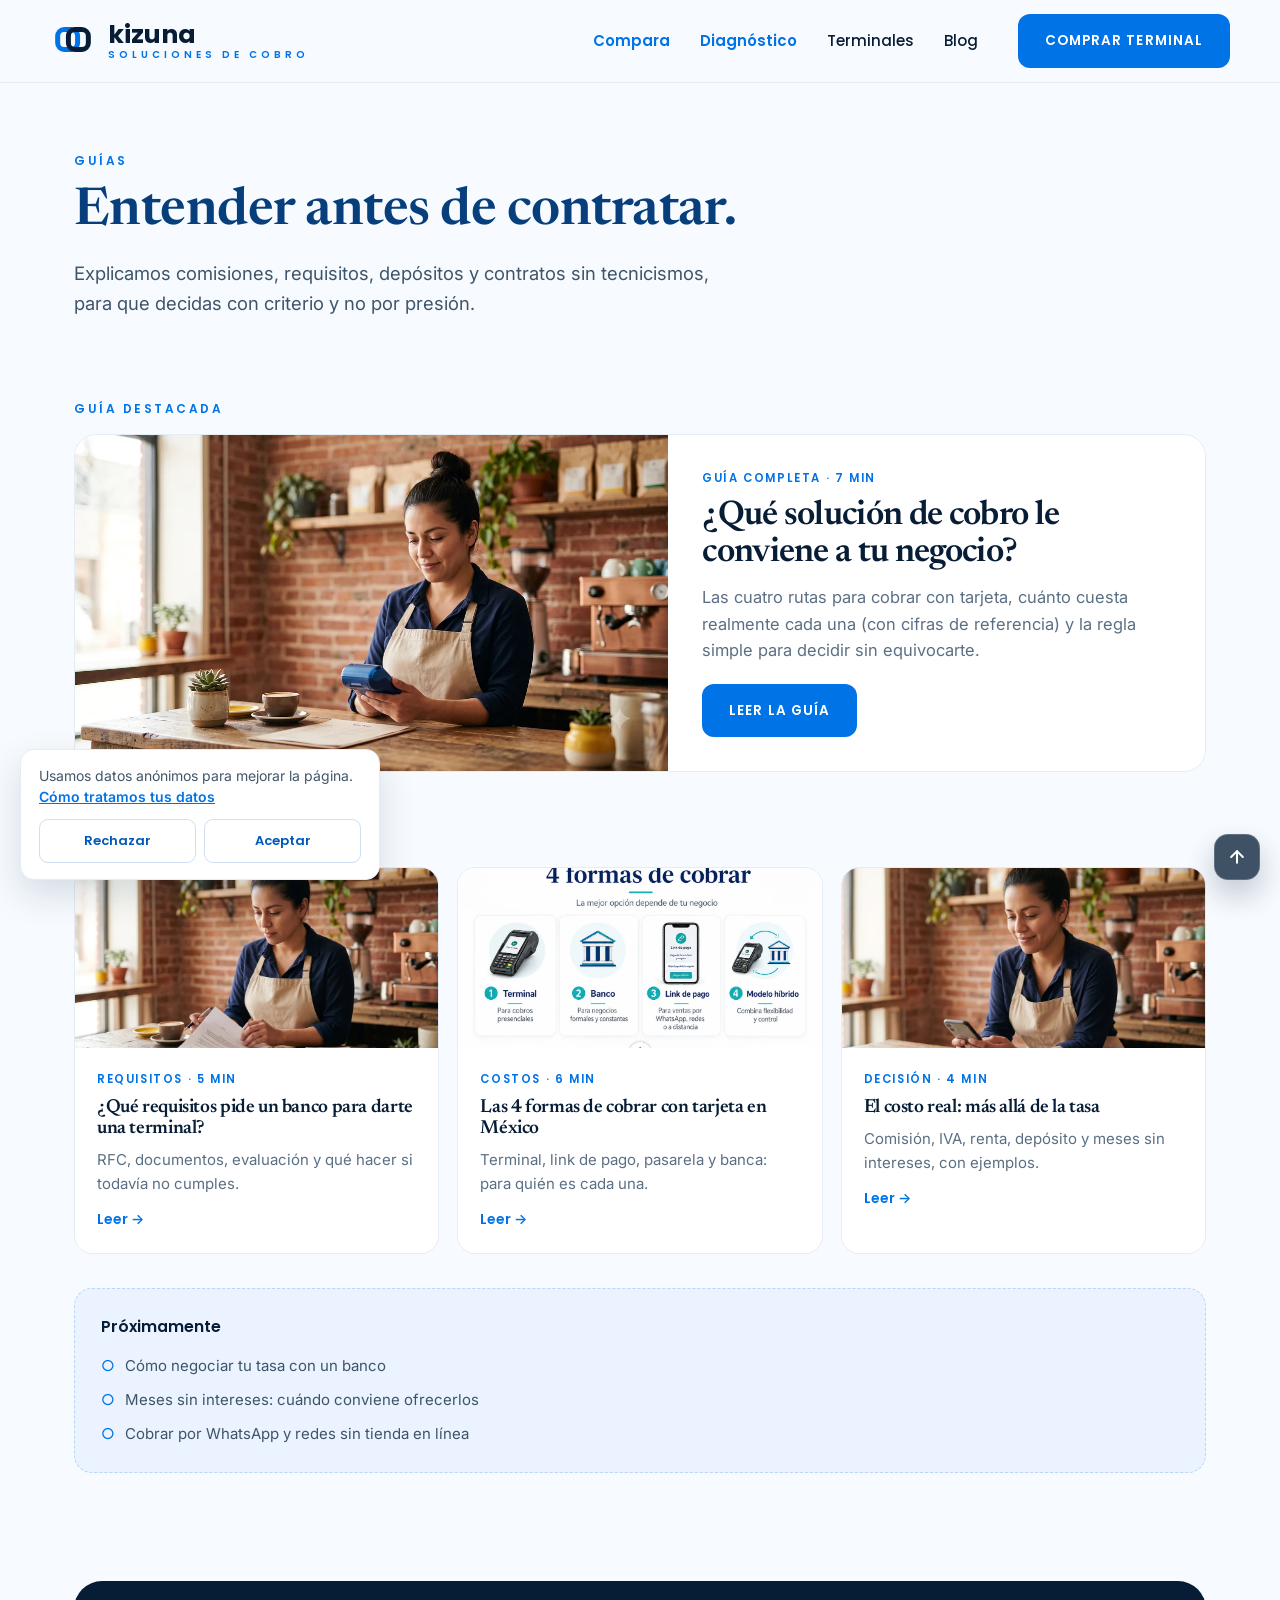
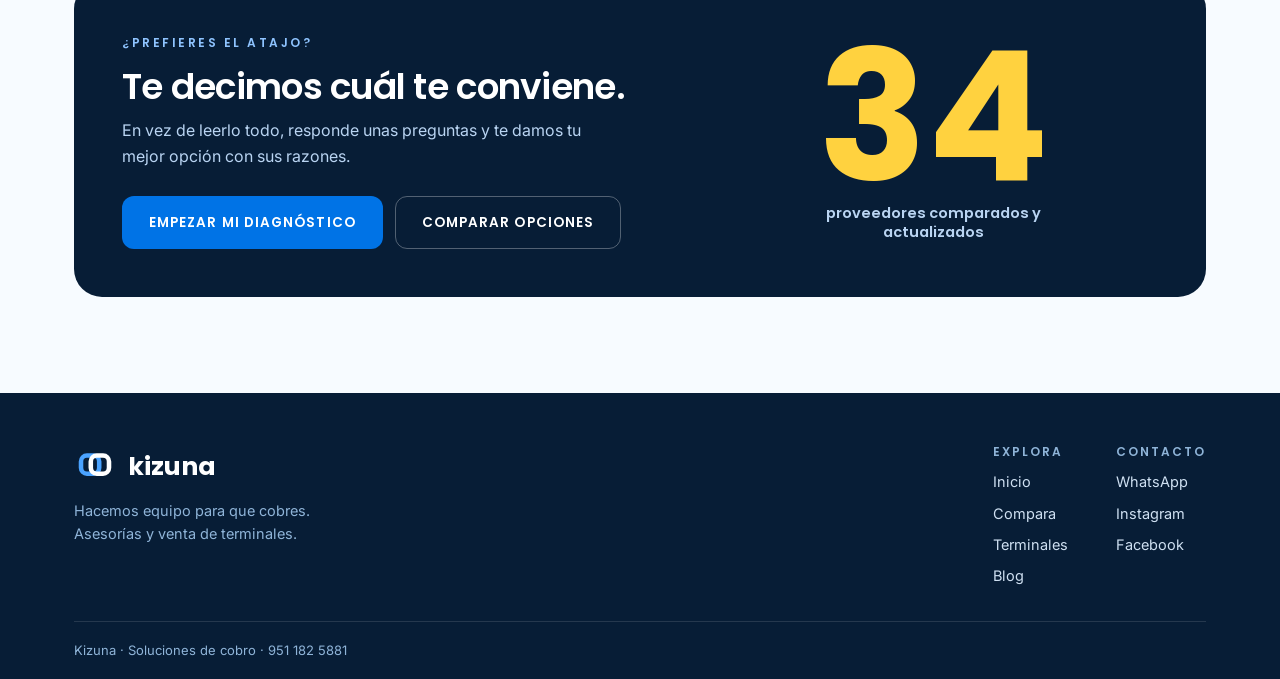
<file: blog.html>
<!doctype html>
<html lang="es-MX">
<head>
<meta charset="utf-8">
<meta name="viewport" content="width=device-width, initial-scale=1">
<title>Blog | Kizuna</title>
<meta name="description" content="Guías claras para elegir cómo cobrar con tarjeta en México: comisiones, requisitos, depósitos y contratos sin tecnicismos.">
<link rel="canonical" href="https://kizunapay.com/blog.html">
<meta property="og:type" content="website">
<meta property="og:locale" content="es_MX">
<meta property="og:site_name" content="Kizuna">
<meta property="og:title" content="Blog | Kizuna">
<meta property="og:description" content="Guías claras para elegir cómo cobrar con tarjeta en México: comisiones, requisitos, depósitos y contratos sin tecnicismos.">
<meta property="og:image" content="https://kizunapay.com/assets/blog/que-solucion-de-cobro-le-conviene-a-tu-negocio/queconviene.webp">
<meta property="og:url" content="https://kizunapay.com/blog.html">
<meta name="twitter:card" content="summary_large_image">
<link rel="icon" type="image/svg+xml" href="assets/logos/kizuna-isotipo.svg">
<link rel="preconnect" href="https://fonts.googleapis.com">
<link rel="preconnect" href="https://fonts.gstatic.com" crossorigin>
<link href="https://fonts.googleapis.com/css2?family=Poppins:wght@400;500;600;700&family=Inter:wght@400;500;600&family=Newsreader:ital,wght@0,400;0,500;0,600;1,400&display=swap" rel="stylesheet">
<link rel="stylesheet" href="kizuna-base.css">
<style>
  .blog-hero h1{font-family:'Newsreader',Georgia,serif;font-weight:600;letter-spacing:-.01em}
  .feat{display:grid;grid-template-columns:1.05fr .95fr;gap:0;background:var(--papel);border:1px solid var(--linea);border-radius:22px;overflow:hidden;align-items:center;margin-bottom:34px}
  .feat img{width:100%;height:100%;min-height:290px;object-fit:cover}
  .feat-body{padding:34px}
  .feat h2{font-family:'Newsreader',Georgia,serif;font-weight:600;font-size:clamp(25px,3vw,34px);margin:10px 0 12px}
  .feat p{color:var(--muted);font-size:16.5px;margin-bottom:20px}
  .post h3{font-family:'Newsreader',Georgia,serif;font-weight:600}
  .soon{background:#eaf3ff;border:1px dashed #b9d6f5;border-radius:18px;padding:26px}
  .soon ul{list-style:none;margin:14px 0 0;padding:0;display:grid;gap:10px}
  .soon li{display:flex;gap:10px;color:#3f5468;font-size:15px}
  .soon li::before{content:"○";color:var(--azul)}
  @media(max-width:760px){.feat{grid-template-columns:1fr}.feat img{min-height:210px}.feat-body{padding:26px}}
</style>
</head>
<body>

<a class="top" href="#top" aria-label="Volver arriba"><svg width="20" height="20" viewBox="0 0 24 24" fill="none" stroke="currentColor" stroke-width="2.4" stroke-linecap="round" stroke-linejoin="round"><path d="M12 19V5"/><path d="M5 12l7-7 7 7"/></svg></a>

<header class="site-header" id="top">
  <div class="wrap nav">
    <a class="brand" href="index.html">
      <svg width="46" height="46" viewBox="0 0 120 120" aria-hidden="true"><g fill="none" stroke-width="13" stroke-linejoin="round"><rect x="20" y="30" width="52" height="52" rx="17" stroke="#0073e6"/><rect x="48" y="30" width="52" height="52" rx="17" stroke="#071d36"/></g></svg>
      <span class="bn"><b>kizuna</b><small>Soluciones de cobro</small></span>
    </a>
    <nav class="menu">
      <a class="key" href="compara.html#matriz">Compara</a>
      <a class="key" href="index.html#diagnostico">Diagnóstico</a>
      <a href="terminales.html">Terminales</a>
      <a href="#guias">Blog</a>
    </nav>
    <a class="btn btn-primary" href="https://mpago.li/2j1nqHG" target="_blank" rel="noopener">Comprar terminal</a>
  </div>
</header>

<section class="page-hero blog-hero">
  <div class="wrap">
    <span class="eyebrow">Guías</span>
    <h1>Entender antes de contratar.</h1>
    <p class="lead">Explicamos comisiones, requisitos, depósitos y contratos sin tecnicismos, para que decidas con criterio y no por presión.</p>
  </div>
</section>

<section id="guias" style="padding-top:16px">
  <div class="wrap">
    <span class="eyebrow">Guía destacada</span>
    <div class="feat reveal" style="margin-top:14px">
      <img src="assets/blog/que-solucion-de-cobro-le-conviene-a-tu-negocio/queconviene.webp" alt="Comparando soluciones de cobro" width="1200" height="670">
      <div class="feat-body">
        <div class="post-meta" style="font-family:var(--display);font-weight:600;font-size:11.5px;letter-spacing:1.6px;text-transform:uppercase;color:var(--azul)">Guía completa · 7 min</div>
        <h2>¿Qué solución de cobro le conviene a tu negocio?</h2>
        <p>Las cuatro rutas para cobrar con tarjeta, cuánto cuesta realmente cada una (con cifras de referencia) y la regla simple para decidir sin equivocarte.</p>
        <a class="btn btn-primary" href="blog/que-solucion-de-cobro-le-conviene-a-tu-negocio.html">Leer la guía</a>
      </div>
    </div>

    <div class="head" style="margin-top:44px;margin-bottom:22px"><h2 style="font-size:26px">Más guías</h2></div>
    <div class="grid g3 reveal">
      <article class="post">
        <img src="assets/blog/que-solucion-de-cobro-le-conviene-a-tu-negocio/revisaesto.webp" alt="Requisitos de una terminal bancaria" width="1040" height="777" loading="lazy" decoding="async">
        <div class="body">
          <div class="meta">Requisitos · 5 min</div>
          <h3>¿Qué requisitos pide un banco para darte una terminal?</h3>
          <p>RFC, documentos, evaluación y qué hacer si todavía no cumples.</p>
          <a class="card-link" href="blog/requisitos-terminal-bancaria.html">Leer →</a>
        </div>
      </article>
      <article class="post">
        <img src="assets/blog/que-solucion-de-cobro-le-conviene-a-tu-negocio/4formasdecobrar.webp" alt="Cuatro formas de cobrar" width="1200" height="900" loading="lazy" decoding="async">
        <div class="body">
          <div class="meta">Costos · 6 min</div>
          <h3>Las 4 formas de cobrar con tarjeta en México</h3>
          <p>Terminal, link de pago, pasarela y banca: para quién es cada una.</p>
          <a class="card-link" href="blog/que-solucion-de-cobro-le-conviene-a-tu-negocio.html#rutas">Leer →</a>
        </div>
      </article>
      <article class="post">
        <img src="assets/blog/que-solucion-de-cobro-le-conviene-a-tu-negocio/diagnostico.webp" alt="Diagnóstico de cobro" width="1040" height="777" loading="lazy" decoding="async">
        <div class="body">
          <div class="meta">Decisión · 4 min</div>
          <h3>El costo real: más allá de la tasa</h3>
          <p>Comisión, IVA, renta, depósito y meses sin intereses, con ejemplos.</p>
          <a class="card-link" href="blog/que-solucion-de-cobro-le-conviene-a-tu-negocio.html#costo">Leer →</a>
        </div>
      </article>
    </div>

    <div class="soon reveal" style="margin-top:34px">
      <div class="kick-b">Próximamente</div>
      <ul>
        <li>Cómo negociar tu tasa con un banco</li>
        <li>Meses sin intereses: cuándo conviene ofrecerlos</li>
        <li>Cobrar por WhatsApp y redes sin tienda en línea</li>
      </ul>
    </div>
  </div>
</section>

<section style="padding-top:36px">
  <div class="wrap">
    <div class="compare reveal">
      <div>
        <span class="eyebrow" style="color:#8fc4ff">¿Prefieres el atajo?</span>
        <h2>Te decimos cuál te conviene.</h2>
        <p>En vez de leerlo todo, responde unas preguntas y te damos tu mejor opción con sus razones.</p>
        <div class="cta">
          <a class="btn btn-primary" href="index.html#diagnostico">Empezar mi diagnóstico</a>
          <a class="btn btn-ghost" href="compara.html#matriz">Comparar opciones</a>
        </div>
      </div>
      <div class="matrix"><div class="num">34</div><span class="matrix-label">proveedores comparados y actualizados</span></div>
    </div>
  </div>
</section>

<footer>
  <div class="wrap">
    <div class="foot">
      <div>
        <div class="brand" style="margin-bottom:12px">
          <svg width="42" height="42" viewBox="0 0 120 120" aria-hidden="true"><g fill="none" stroke-width="13" stroke-linejoin="round"><rect x="20" y="30" width="52" height="52" rx="17" stroke="#4aa3ff"/><rect x="48" y="30" width="52" height="52" rx="17" stroke="#fff"/></g></svg>
          <span class="bn"><b>kizuna</b></span>
        </div>
        <p style="color:#8fb4d8;max-width:270px;font-size:14.5px">Hacemos equipo para que cobres. Asesorías y venta de terminales.</p>
      </div>
      <div class="cols">
        <div><h4>Explora</h4><a href="index.html">Inicio</a><a href="compara.html#matriz">Compara</a><a href="terminales.html">Terminales</a><a href="#guias">Blog</a></div>
        <div><h4>Contacto</h4><a href="https://wa.me/529511825881">WhatsApp</a><a href="https://www.instagram.com/solucionesdecobrooax/">Instagram</a><a href="https://www.facebook.com/profile.php?id=61582373169392">Facebook</a></div>
      </div>
    </div>
    <div class="base">Kizuna · Soluciones de cobro · 951 182 5881</div>
  </div>
</footer>

<script>
(function(){
  var els=[].slice.call(document.querySelectorAll('.reveal'));
  if(!els.length)return;
  if(!('IntersectionObserver' in window)){els.forEach(function(e){e.classList.add('in')});return;}
  var io=new IntersectionObserver(function(en){en.forEach(function(x){
    if(x.isIntersecting){x.target.classList.add('in');io.unobserve(x.target);}});},{threshold:.15});
  els.forEach(function(e){io.observe(e)});
})();
</script>
<script src="kizuna-analytics.js" defer></script>
</body>
</html>
</file>
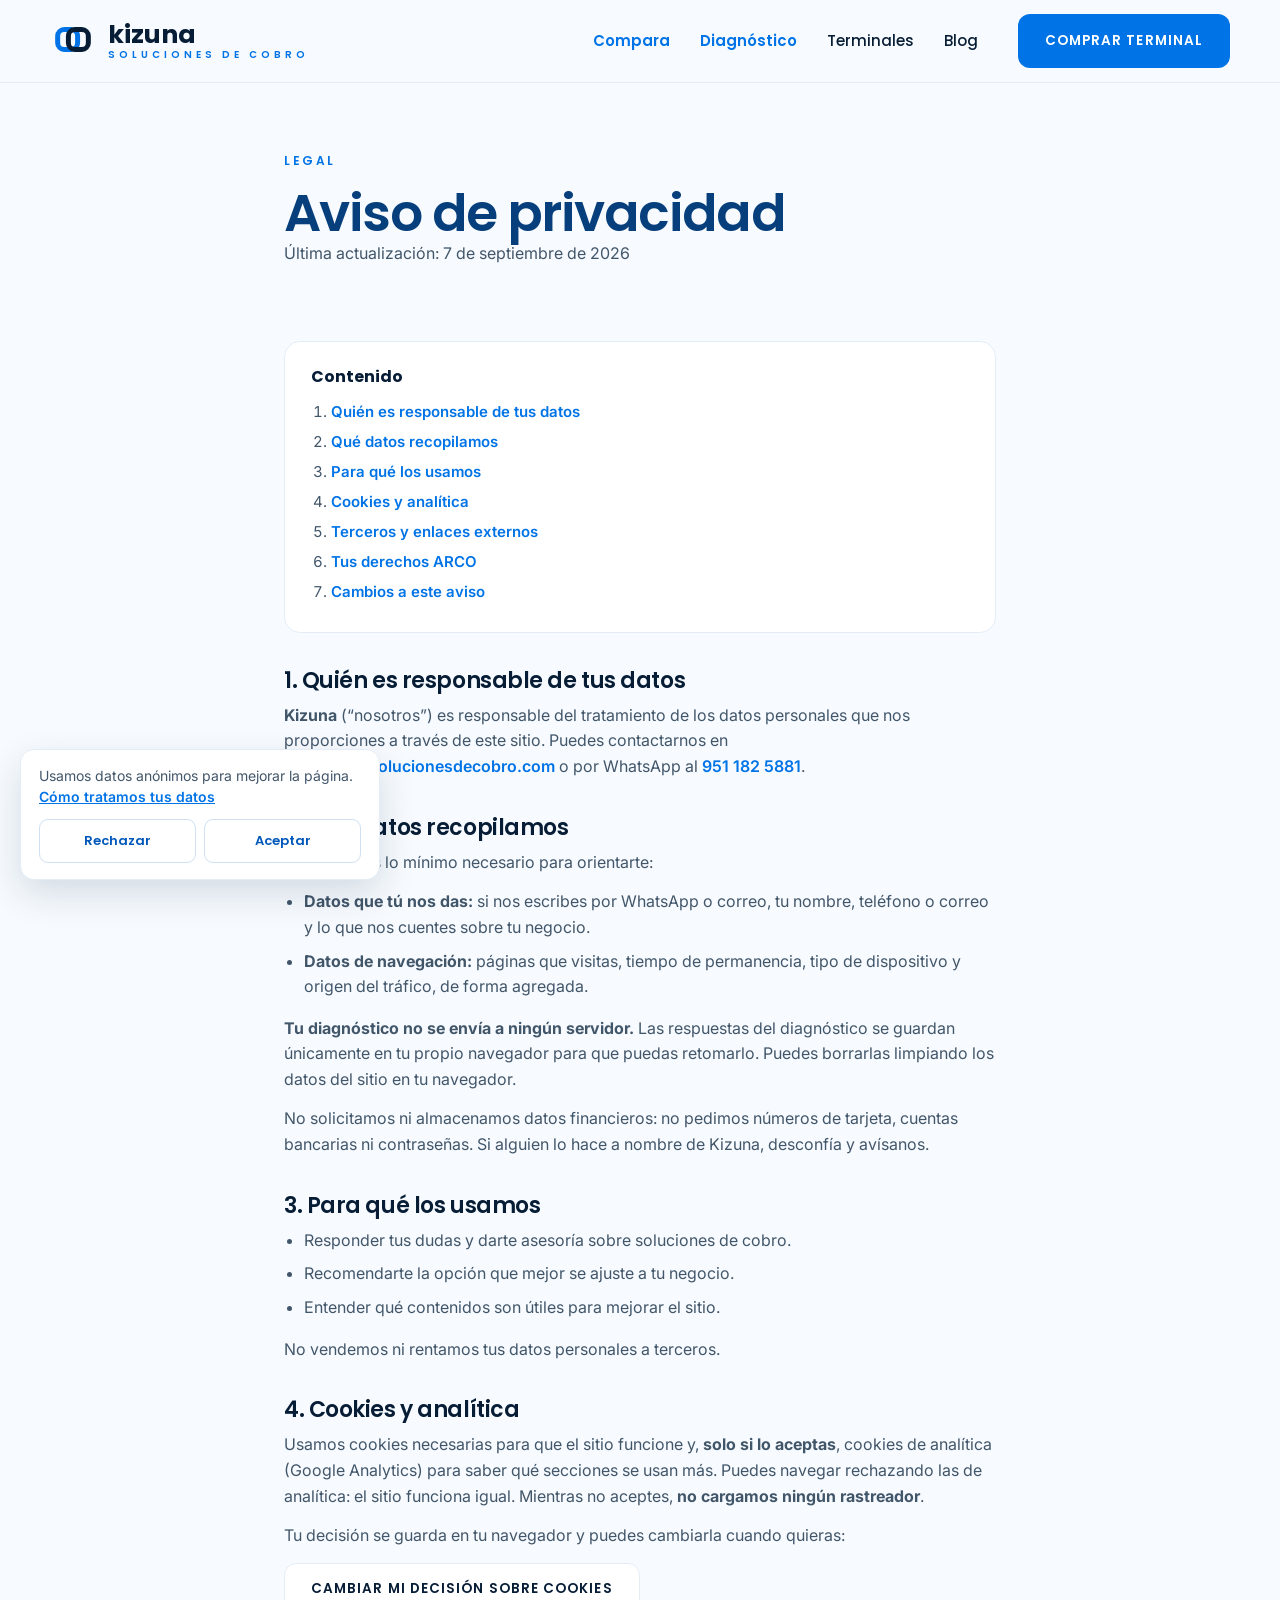
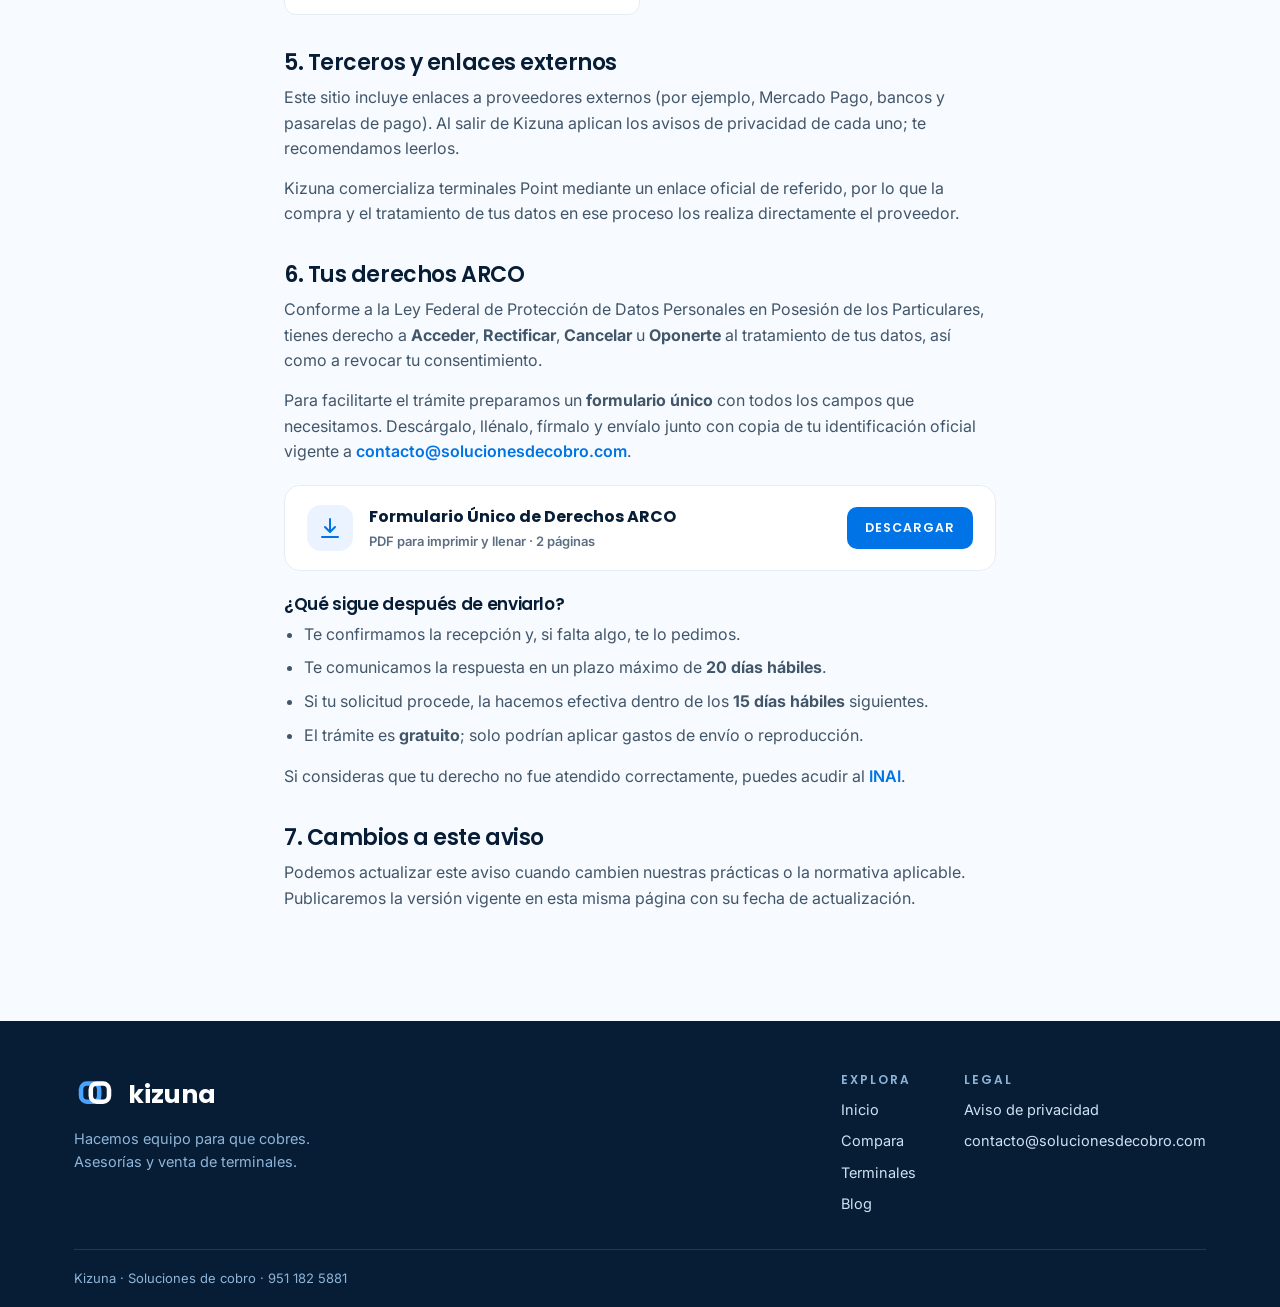
<file: privacidad.html>
<!doctype html>
<html lang="es-MX">
<head>
<meta charset="utf-8">
<meta name="viewport" content="width=device-width, initial-scale=1">
<title>Aviso de privacidad | Kizuna</title>
<meta name="robots" content="index,follow">
<meta name="description" content="Aviso de privacidad de Kizuna: qué datos recopilamos, para qué los usamos y cómo ejercer tus derechos ARCO.">
<link rel="canonical" href="https://kizunapay.com/privacidad.html">
<meta property="og:type" content="website">
<meta property="og:locale" content="es_MX">
<meta property="og:site_name" content="Kizuna">
<meta property="og:title" content="Aviso de privacidad | Kizuna">
<meta property="og:description" content="Aviso de privacidad de Kizuna: qué datos recopilamos, para qué los usamos y cómo ejercer tus derechos ARCO.">
<meta property="og:image" content="https://kizunapay.com/assets/hero/hero-principal-v2.webp">
<meta property="og:url" content="https://kizunapay.com/privacidad.html">
<meta name="twitter:card" content="summary_large_image">
<link rel="icon" type="image/svg+xml" href="assets/logos/kizuna-isotipo.svg">
<link rel="preconnect" href="https://fonts.googleapis.com">
<link rel="preconnect" href="https://fonts.gstatic.com" crossorigin>
<link href="https://fonts.googleapis.com/css2?family=Poppins:wght@400;500;600;700&family=Inter:wght@400;500;600&display=swap" rel="stylesheet">
<link rel="stylesheet" href="kizuna-base.css">
<style>
  /* En legales manda la lectura: encabezado no pegajoso y columna angosta */
  .site-header{position:static}
  .legal-doc{max-width:760px}
  .legal-doc h2{font-size:22px;margin:36px 0 10px}
  .legal-doc h3{font-size:17px;margin:24px 0 8px}
  .legal-doc p{color:#42566a;font-size:16px;margin-bottom:14px}
  .legal-doc ul{margin:0 0 16px;padding-left:20px;color:#42566a;font-size:16px}
  .legal-doc li{margin-bottom:8px}
  .legal-doc a{color:var(--azul);font-weight:600}
  .toc{background:var(--papel);border:1px solid var(--linea);border-radius:16px;padding:22px 26px;margin:26px 0 8px}
  .toc ol{margin:10px 0 0;padding-left:20px;color:#42566a;font-size:15px}
  .toc li{margin-bottom:6px}
  .updated{font-size:13.5px;color:var(--muted)}
</style>
</head>
<body>

<header class="site-header" id="top">
  <div class="wrap nav">
    <a class="brand" href="index.html">
      <svg width="46" height="46" viewBox="0 0 120 120" aria-hidden="true"><g fill="none" stroke-width="13" stroke-linejoin="round"><rect x="20" y="30" width="52" height="52" rx="17" stroke="#0073e6"/><rect x="48" y="30" width="52" height="52" rx="17" stroke="#071d36"/></g></svg>
      <span class="bn"><b>kizuna</b><small>Soluciones de cobro</small></span>
    </a>
    <nav class="menu">
      <a class="key" href="compara.html#matriz">Compara</a>
      <a class="key" href="index.html#diagnostico">Diagnóstico</a>
      <a href="terminales.html">Terminales</a>
      <a href="blog.html">Blog</a>
    </nav>
    <a class="btn btn-primary" href="https://mpago.li/2j1nqHG" target="_blank" rel="noopener">Comprar terminal</a>
  </div>
</header>

<section class="page-hero">
  <div class="wrap legal-doc">
    <span class="eyebrow">Legal</span>
    <h1>Aviso de privacidad</h1>
    <p class="updated">Última actualización: 7 de septiembre de 2026</p>
  </div>
</section>

<section style="padding-top:0">
  <div class="wrap legal-doc">

    <div class="toc">
      <b style="font-family:var(--display)">Contenido</b>
      <ol>
        <li><a href="#responsable">Quién es responsable de tus datos</a></li>
        <li><a href="#datos">Qué datos recopilamos</a></li>
        <li><a href="#usos">Para qué los usamos</a></li>
        <li><a href="#cookies">Cookies y analítica</a></li>
        <li><a href="#terceros">Terceros y enlaces externos</a></li>
        <li><a href="#derechos">Tus derechos ARCO</a></li>
        <li><a href="#cambios">Cambios a este aviso</a></li>
      </ol>
    </div>

    <h2 id="responsable">1. Quién es responsable de tus datos</h2>
    <p><b>Kizuna</b> (“nosotros”) es responsable del tratamiento de los datos personales que nos proporciones a través de este sitio. Puedes contactarnos en <a href="mailto:contacto@solucionesdecobro.com">contacto@solucionesdecobro.com</a> o por WhatsApp al <a href="https://wa.me/529511825881" target="_blank" rel="noopener">951 182 5881</a>.</p>

    <h2 id="datos">2. Qué datos recopilamos</h2>
    <p>Recopilamos lo mínimo necesario para orientarte:</p>
    <ul>
      <li><b>Datos que tú nos das:</b> si nos escribes por WhatsApp o correo, tu nombre, teléfono o correo y lo que nos cuentes sobre tu negocio.</li>
      <li><b>Datos de navegación:</b> páginas que visitas, tiempo de permanencia, tipo de dispositivo y origen del tráfico, de forma agregada.</li>
    </ul>
    <p><b>Tu diagnóstico no se envía a ningún servidor.</b> Las respuestas del diagnóstico se guardan únicamente en tu propio navegador para que puedas retomarlo. Puedes borrarlas limpiando los datos del sitio en tu navegador.</p>
    <p>No solicitamos ni almacenamos datos financieros: no pedimos números de tarjeta, cuentas bancarias ni contraseñas. Si alguien lo hace a nombre de Kizuna, desconfía y avísanos.</p>

    <h2 id="usos">3. Para qué los usamos</h2>
    <ul>
      <li>Responder tus dudas y darte asesoría sobre soluciones de cobro.</li>
      <li>Recomendarte la opción que mejor se ajuste a tu negocio.</li>
      <li>Entender qué contenidos son útiles para mejorar el sitio.</li>
    </ul>
    <p>No vendemos ni rentamos tus datos personales a terceros.</p>

    <h2 id="cookies">4. Cookies y analítica</h2>
    <p>Usamos cookies necesarias para que el sitio funcione y, <b>solo si lo aceptas</b>, cookies de analítica (Google Analytics) para saber qué secciones se usan más. Puedes navegar rechazando las de analítica: el sitio funciona igual. Mientras no aceptes, <b>no cargamos ningún rastreador</b>.</p>
    <p>Tu decisión se guarda en tu navegador y puedes cambiarla cuando quieras:</p>
    <p><button type="button" class="btn btn-ghost" onclick="window.kizunaCookies&amp;&amp;window.kizunaCookies.revocar()">Cambiar mi decisión sobre cookies</button></p>

    <h2 id="terceros">5. Terceros y enlaces externos</h2>
    <p>Este sitio incluye enlaces a proveedores externos (por ejemplo, Mercado Pago, bancos y pasarelas de pago). Al salir de Kizuna aplican los avisos de privacidad de cada uno; te recomendamos leerlos.</p>
    <p>Kizuna comercializa terminales Point mediante un enlace oficial de referido, por lo que la compra y el tratamiento de tus datos en ese proceso los realiza directamente el proveedor.</p>

    <h2 id="derechos">6. Tus derechos ARCO</h2>
    <p>Conforme a la Ley Federal de Protección de Datos Personales en Posesión de los Particulares, tienes derecho a <b>Acceder</b>, <b>Rectificar</b>, <b>Cancelar</b> u <b>Oponerte</b> al tratamiento de tus datos, así como a revocar tu consentimiento.</p>
    <p>Para facilitarte el trámite preparamos un <b>formulario único</b> con todos los campos que necesitamos. Descárgalo, llénalo, fírmalo y envíalo junto con copia de tu identificación oficial vigente a <a href="mailto:contacto@solucionesdecobro.com">contacto@solucionesdecobro.com</a>.</p>

    <a class="dl-card" href="assets/downloads/formulario-derechos-arco-kizuna.pdf" download>
      <span class="dl-ico"><svg width="24" height="24" viewBox="0 0 24 24" fill="none" stroke="currentColor" stroke-width="2" stroke-linecap="round" stroke-linejoin="round"><path d="M12 3v12"/><path d="M7 11l5 5 5-5"/><path d="M4 21h16"/></svg></span>
      <span class="dl-txt">
        <b>Formulario Único de Derechos ARCO</b>
        <small>PDF para imprimir y llenar · 2 páginas</small>
      </span>
      <span class="dl-go">Descargar</span>
    </a>

    <h3>¿Qué sigue después de enviarlo?</h3>
    <ul>
      <li>Te confirmamos la recepción y, si falta algo, te lo pedimos.</li>
      <li>Te comunicamos la respuesta en un plazo máximo de <b>20 días hábiles</b>.</li>
      <li>Si tu solicitud procede, la hacemos efectiva dentro de los <b>15 días hábiles</b> siguientes.</li>
      <li>El trámite es <b>gratuito</b>; solo podrían aplicar gastos de envío o reproducción.</li>
    </ul>
    <p>Si consideras que tu derecho no fue atendido correctamente, puedes acudir al <a href="https://inai.org.mx" target="_blank" rel="noopener">INAI</a>.</p>

    <h2 id="cambios">7. Cambios a este aviso</h2>
    <p>Podemos actualizar este aviso cuando cambien nuestras prácticas o la normativa aplicable. Publicaremos la versión vigente en esta misma página con su fecha de actualización.</p>

  </div>
</section>

<footer>
  <div class="wrap">
    <div class="foot">
      <div>
        <div class="brand" style="margin-bottom:12px">
          <svg width="42" height="42" viewBox="0 0 120 120" aria-hidden="true"><g fill="none" stroke-width="13" stroke-linejoin="round"><rect x="20" y="30" width="52" height="52" rx="17" stroke="#4aa3ff"/><rect x="48" y="30" width="52" height="52" rx="17" stroke="#fff"/></g></svg>
          <span class="bn"><b>kizuna</b></span>
        </div>
        <p style="color:#8fb4d8;max-width:270px;font-size:14.5px">Hacemos equipo para que cobres. Asesorías y venta de terminales.</p>
      </div>
      <div class="cols">
        <div><h4>Explora</h4><a href="index.html">Inicio</a><a href="compara.html#matriz">Compara</a><a href="terminales.html">Terminales</a><a href="blog.html">Blog</a></div>
        <div><h4>Legal</h4><a href="privacidad.html">Aviso de privacidad</a><a href="mailto:contacto@solucionesdecobro.com">contacto@solucionesdecobro.com</a></div>
      </div>
    </div>
    <div class="base">Kizuna · Soluciones de cobro · 951 182 5881</div>
  </div>
</footer>
<script src="kizuna-analytics.js" defer></script>
</body>
</html>
</file>
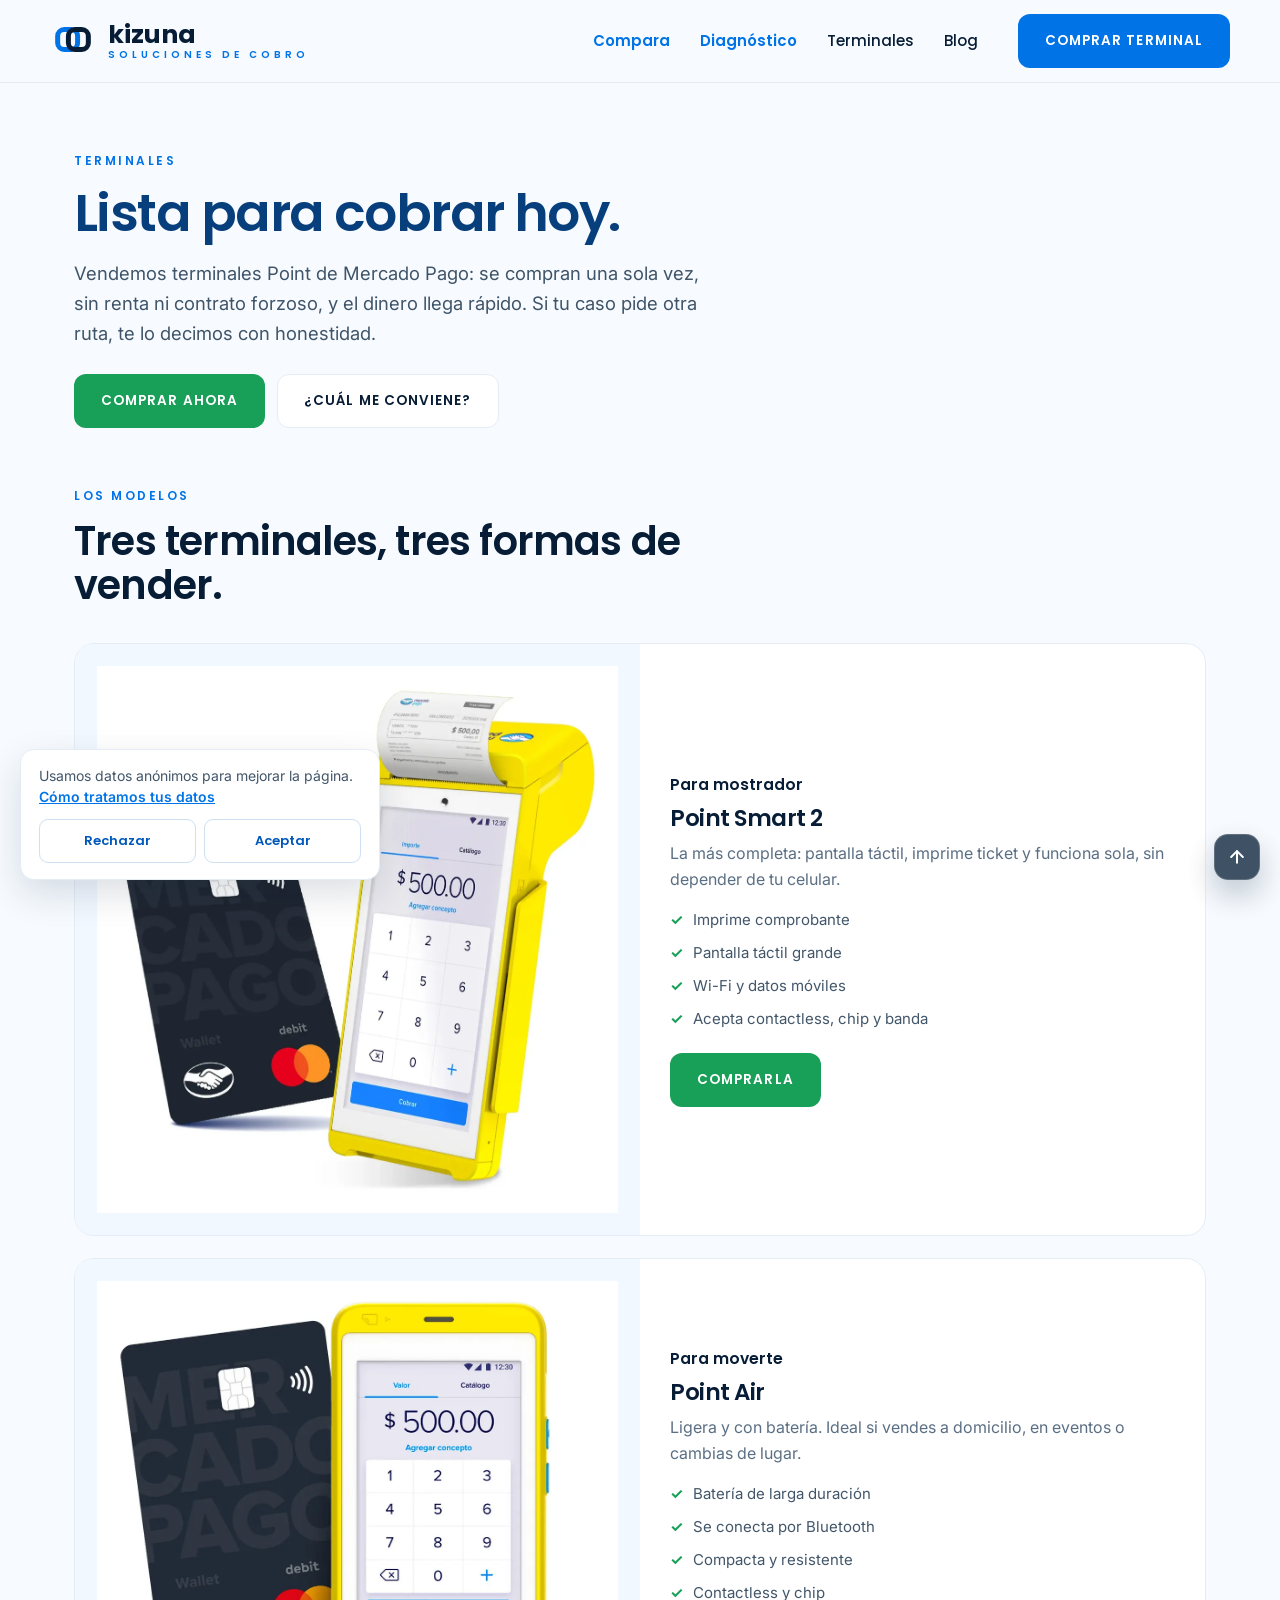
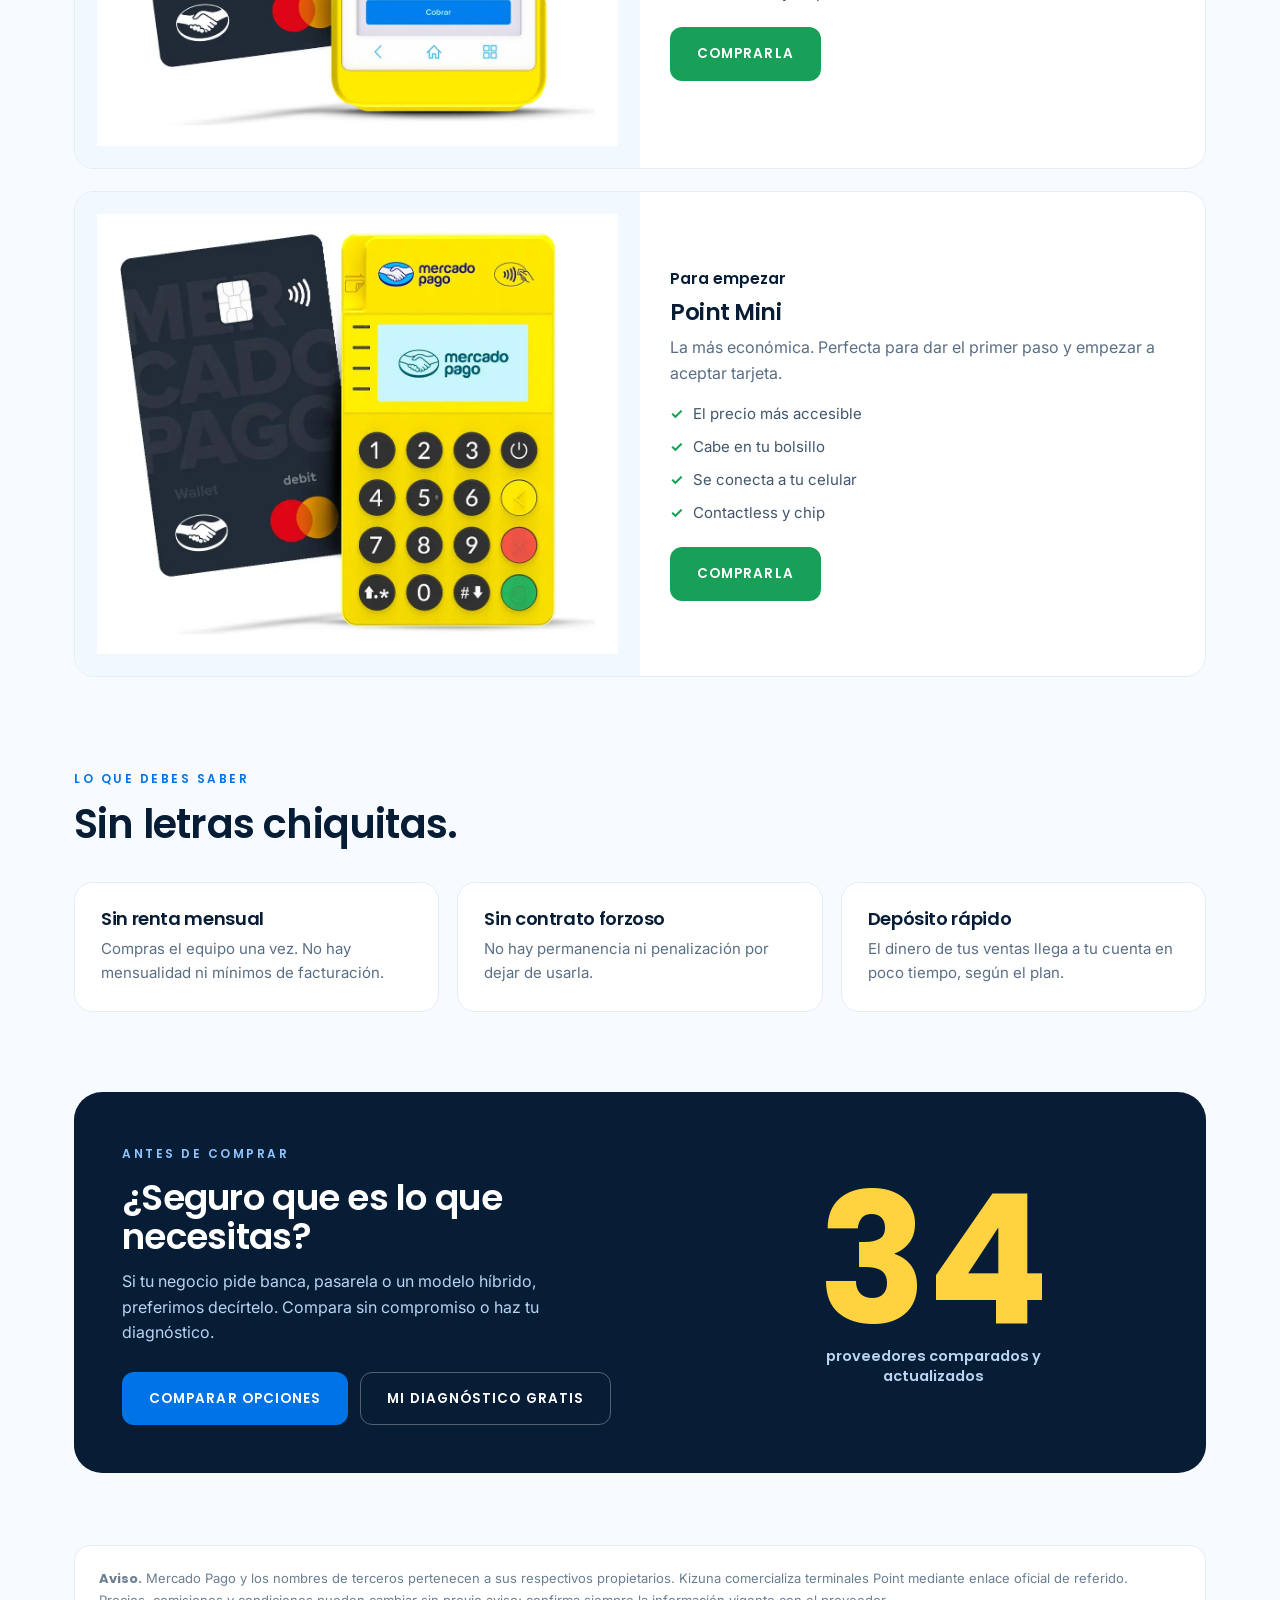
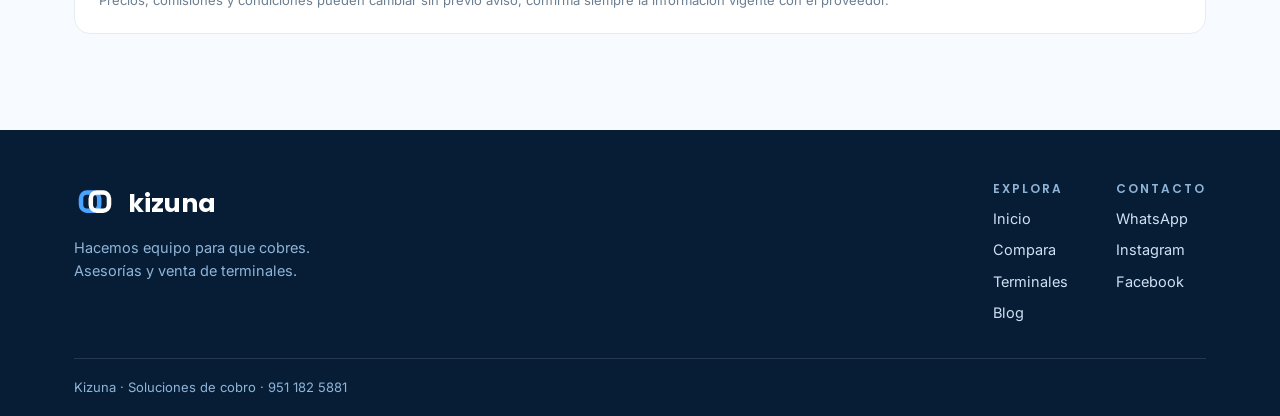
<file: terminales.html>
<!doctype html>
<html lang="es-MX">
<head>
<meta charset="utf-8">
<meta name="viewport" content="width=device-width, initial-scale=1">
<title>Terminales de cobro | Kizuna</title>
<meta name="description" content="Terminales Point de Mercado Pago: Smart 2, Air y Mini. Sin renta ni contrato forzoso, con depósito rápido.">
<link rel="canonical" href="https://kizunapay.com/terminales.html">
<meta property="og:type" content="website">
<meta property="og:locale" content="es_MX">
<meta property="og:site_name" content="Kizuna">
<meta property="og:title" content="Terminales de cobro | Kizuna">
<meta property="og:description" content="Terminales Point de Mercado Pago: Smart 2, Air y Mini. Sin renta ni contrato forzoso, con depósito rápido.">
<meta property="og:image" content="https://kizunapay.com/assets/hero/catalogo-terminales.webp">
<meta property="og:url" content="https://kizunapay.com/terminales.html">
<meta name="twitter:card" content="summary_large_image">
<link rel="icon" type="image/svg+xml" href="assets/logos/kizuna-isotipo.svg">
<link rel="preconnect" href="https://fonts.googleapis.com">
<link rel="preconnect" href="https://fonts.gstatic.com" crossorigin>
<link href="https://fonts.googleapis.com/css2?family=Poppins:wght@400;500;600;700&family=Inter:wght@400;500;600&display=swap" rel="stylesheet">
<link rel="stylesheet" href="kizuna-base.css">
</head>
<body>

<a class="top" href="#top" aria-label="Volver arriba"><svg width="20" height="20" viewBox="0 0 24 24" fill="none" stroke="currentColor" stroke-width="2.4" stroke-linecap="round" stroke-linejoin="round"><path d="M12 19V5"/><path d="M5 12l7-7 7 7"/></svg></a>

<header class="site-header" id="top">
  <div class="wrap nav">
    <a class="brand" href="index.html">
      <svg width="46" height="46" viewBox="0 0 120 120" aria-hidden="true"><g fill="none" stroke-width="13" stroke-linejoin="round"><rect x="20" y="30" width="52" height="52" rx="17" stroke="#0073e6"/><rect x="48" y="30" width="52" height="52" rx="17" stroke="#071d36"/></g></svg>
      <span class="bn"><b>kizuna</b><small>Soluciones de cobro</small></span>
    </a>
    <nav class="menu">
      <a class="key" href="compara.html#matriz">Compara</a>
      <a class="key" href="index.html#diagnostico">Diagnóstico</a>
      <a href="#modelos">Terminales</a>
      <a href="blog.html">Blog</a>
    </nav>
    <a class="btn btn-primary" href="https://mpago.li/2j1nqHG" target="_blank" rel="noopener">Comprar terminal</a>
  </div>
</header>

<section class="page-hero">
  <div class="wrap">
    <span class="eyebrow">Terminales</span>
    <h1>Lista para cobrar hoy.</h1>
    <p class="lead">Vendemos terminales Point de Mercado Pago: se compran una sola vez, sin renta ni contrato forzoso, y el dinero llega rápido. Si tu caso pide otra ruta, te lo decimos con honestidad.</p>
    <div class="cta">
      <a class="btn btn-buy" href="https://mpago.li/2j1nqHG" target="_blank" rel="noopener">Comprar ahora</a>
      <a class="btn btn-ghost" href="index.html#diagnostico">¿Cuál me conviene?</a>
    </div>
  </div>
</section>

<section id="modelos" style="padding-top:20px">
  <div class="wrap">
    <div class="head"><span class="eyebrow">Los modelos</span><h2>Tres terminales, tres formas de vender.</h2></div>

    <div class="grid reveal" style="gap:22px">
      <article class="term">
        <img src="assets/Smartpoint2.webp" alt="Terminal Point Smart 2 de Mercado Pago" width="1143" height="1200">
        <div class="term-body">
          <div class="kick-b">Para mostrador</div>
          <h3>Point Smart 2</h3>
          <p class="muted">La más completa: pantalla táctil, imprime ticket y funciona sola, sin depender de tu celular.</p>
          <ul><li>Imprime comprobante</li><li>Pantalla táctil grande</li><li>Wi-Fi y datos móviles</li><li>Acepta contactless, chip y banda</li></ul>
          <a class="btn btn-buy" href="https://mpago.li/2j1nqHG" target="_blank" rel="noopener">Comprarla</a>
        </div>
      </article>

      <article class="term">
        <img src="assets/Point-air.webp" alt="Terminal Point Air de Mercado Pago" width="1200" height="1071" loading="lazy" decoding="async">
        <div class="term-body">
          <div class="kick-b">Para moverte</div>
          <h3>Point Air</h3>
          <p class="muted">Ligera y con batería. Ideal si vendes a domicilio, en eventos o cambias de lugar.</p>
          <ul><li>Batería de larga duración</li><li>Se conecta por Bluetooth</li><li>Compacta y resistente</li><li>Contactless y chip</li></ul>
          <a class="btn btn-buy" href="https://mpago.li/2j1nqHG" target="_blank" rel="noopener">Comprarla</a>
        </div>
      </article>

      <article class="term">
        <img src="assets/point%20mini.webp" alt="Terminal Point Mini de Mercado Pago" width="1133" height="956" loading="lazy" decoding="async">
        <div class="term-body">
          <div class="kick-b">Para empezar</div>
          <h3>Point Mini</h3>
          <p class="muted">La más económica. Perfecta para dar el primer paso y empezar a aceptar tarjeta.</p>
          <ul><li>El precio más accesible</li><li>Cabe en tu bolsillo</li><li>Se conecta a tu celular</li><li>Contactless y chip</li></ul>
          <a class="btn btn-buy" href="https://mpago.li/2j1nqHG" target="_blank" rel="noopener">Comprarla</a>
        </div>
      </article>
    </div>
  </div>
</section>

<section style="padding-top:16px">
  <div class="wrap">
    <div class="head"><span class="eyebrow">Lo que debes saber</span><h2>Sin letras chiquitas.</h2></div>
    <div class="grid g3 reveal">
      <article class="card"><h3>Sin renta mensual</h3><p>Compras el equipo una vez. No hay mensualidad ni mínimos de facturación.</p></article>
      <article class="card"><h3>Sin contrato forzoso</h3><p>No hay permanencia ni penalización por dejar de usarla.</p></article>
      <article class="card"><h3>Depósito rápido</h3><p>El dinero de tus ventas llega a tu cuenta en poco tiempo, según el plan.</p></article>
    </div>
  </div>
</section>

<section style="padding-top:8px">
  <div class="wrap">
    <div class="compare reveal">
      <div>
        <span class="eyebrow" style="color:#8fc4ff">Antes de comprar</span>
        <h2>¿Seguro que es lo que necesitas?</h2>
        <p>Si tu negocio pide banca, pasarela o un modelo híbrido, preferimos decírtelo. Compara sin compromiso o haz tu diagnóstico.</p>
        <div class="cta">
          <a class="btn btn-primary" href="compara.html#matriz">Comparar opciones</a>
          <a class="btn btn-ghost" href="index.html#diagnostico">Mi diagnóstico gratis</a>
        </div>
      </div>
      <div class="matrix"><div class="num">34</div><span class="matrix-label">proveedores comparados y actualizados</span></div>
    </div>
  </div>
</section>

<section style="padding-top:0">
  <div class="wrap"><div class="legal">
    <b style="font-family:var(--display)">Aviso.</b> Mercado Pago y los nombres de terceros pertenecen a sus respectivos propietarios. Kizuna comercializa terminales Point mediante enlace oficial de referido. Precios, comisiones y condiciones pueden cambiar sin previo aviso; confirma siempre la información vigente con el proveedor.
  </div></div>
</section>

<footer>
  <div class="wrap">
    <div class="foot">
      <div>
        <div class="brand" style="margin-bottom:12px">
          <svg width="42" height="42" viewBox="0 0 120 120" aria-hidden="true"><g fill="none" stroke-width="13" stroke-linejoin="round"><rect x="20" y="30" width="52" height="52" rx="17" stroke="#4aa3ff"/><rect x="48" y="30" width="52" height="52" rx="17" stroke="#fff"/></g></svg>
          <span class="bn"><b>kizuna</b></span>
        </div>
        <p style="color:#8fb4d8;max-width:270px;font-size:14.5px">Hacemos equipo para que cobres. Asesorías y venta de terminales.</p>
      </div>
      <div class="cols">
        <div><h4>Explora</h4><a href="index.html">Inicio</a><a href="compara.html#matriz">Compara</a><a href="#modelos">Terminales</a><a href="blog.html">Blog</a></div>
        <div><h4>Contacto</h4><a href="https://wa.me/529511825881">WhatsApp</a><a href="https://www.instagram.com/solucionesdecobrooax/">Instagram</a><a href="https://www.facebook.com/profile.php?id=61582373169392">Facebook</a></div>
      </div>
    </div>
    <div class="base">Kizuna · Soluciones de cobro · 951 182 5881</div>
  </div>
</footer>

<script>
(function(){
  var els=[].slice.call(document.querySelectorAll('.reveal'));
  if(!els.length)return;
  if(!('IntersectionObserver' in window)){els.forEach(function(e){e.classList.add('in')});return;}
  var io=new IntersectionObserver(function(en){en.forEach(function(x){
    if(x.isIntersecting){x.target.classList.add('in');io.unobserve(x.target);}});},{threshold:.15});
  els.forEach(function(e){io.observe(e)});
})();
</script>
<script src="kizuna-analytics.js" defer></script>
</body>
</html>
</file>
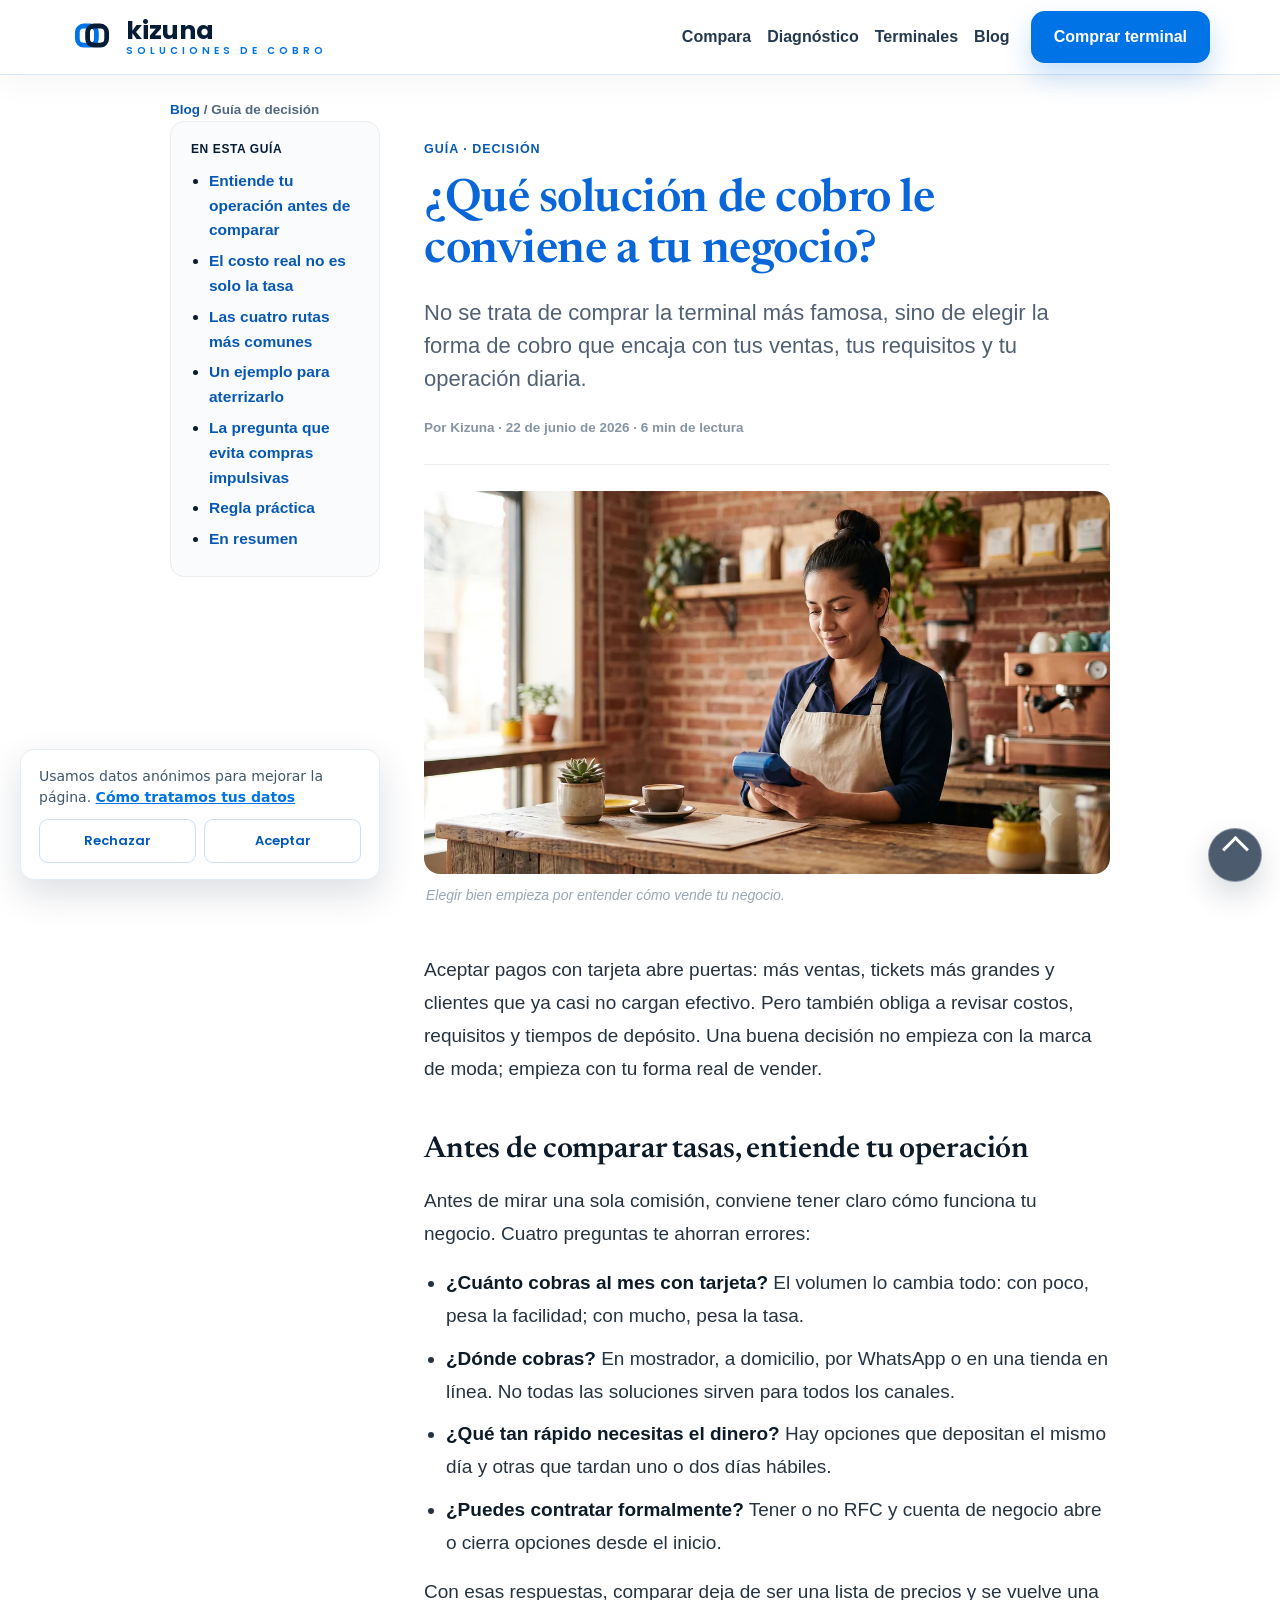
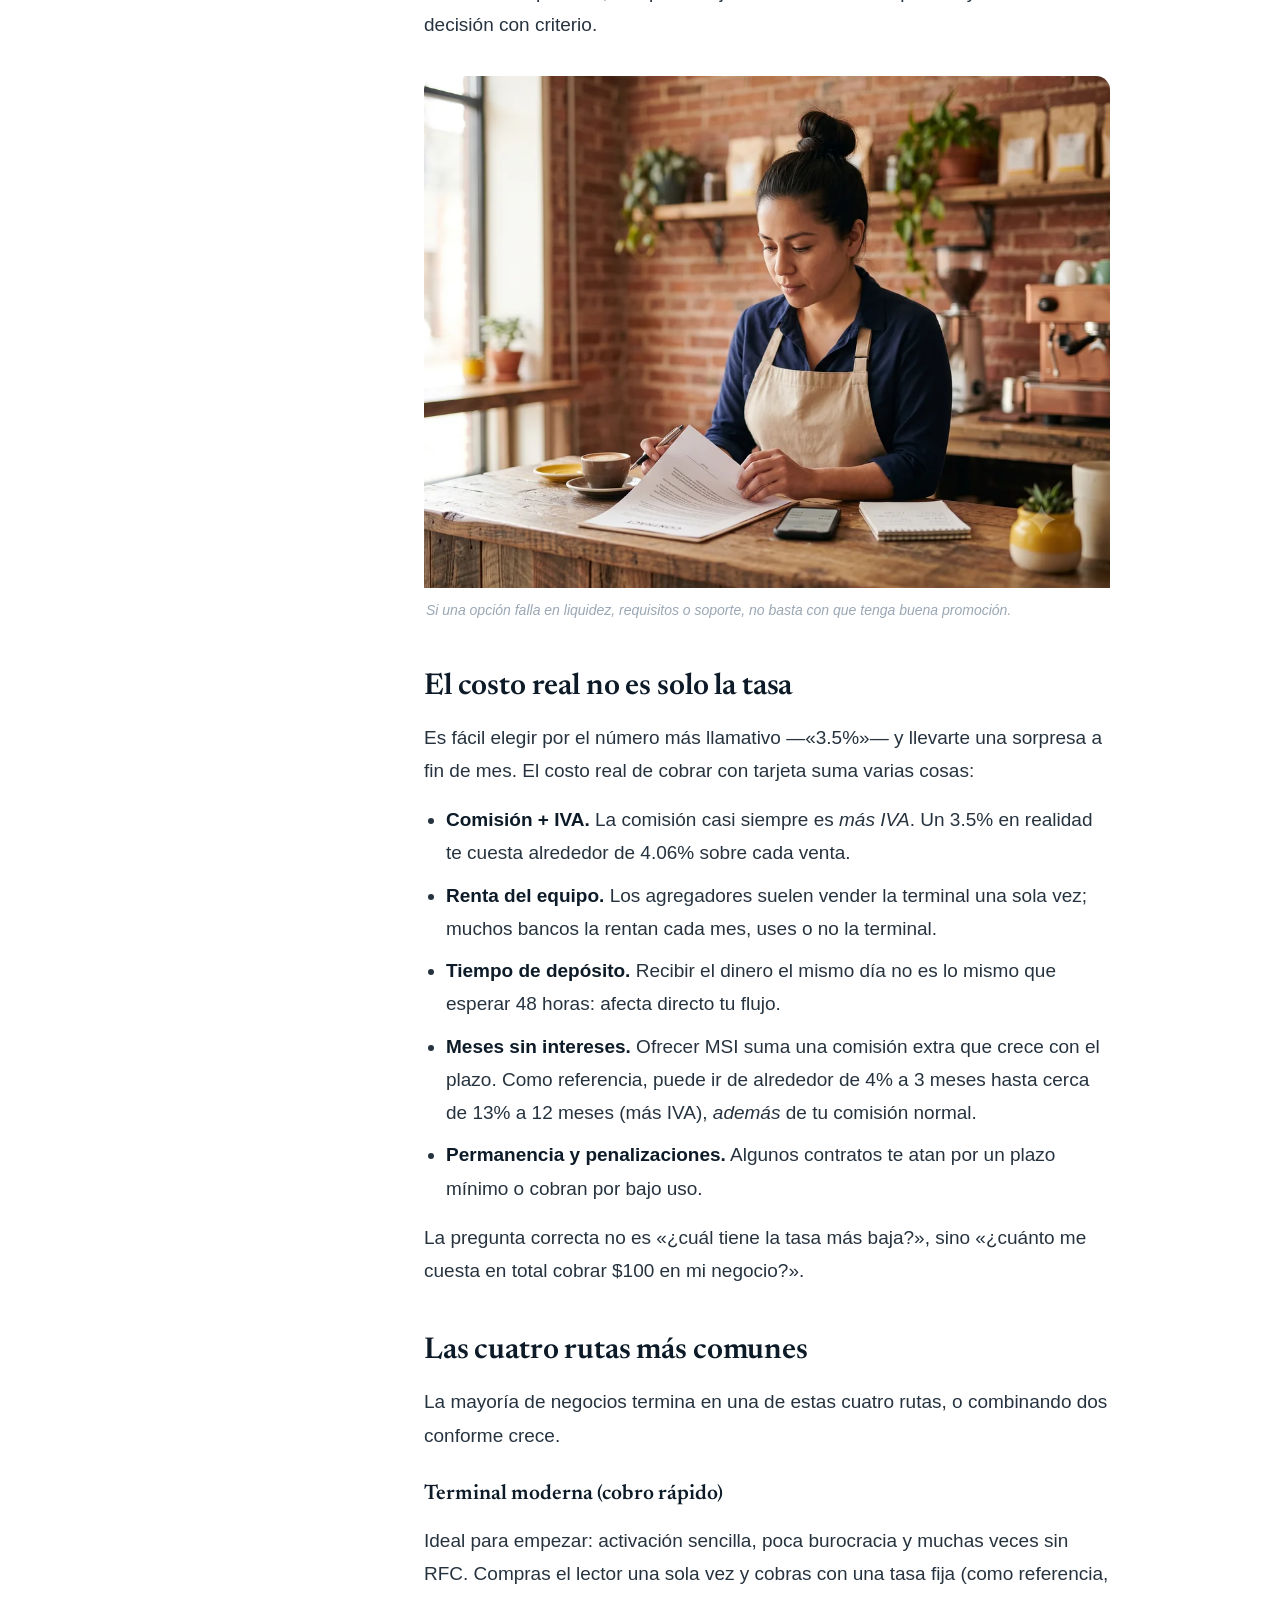
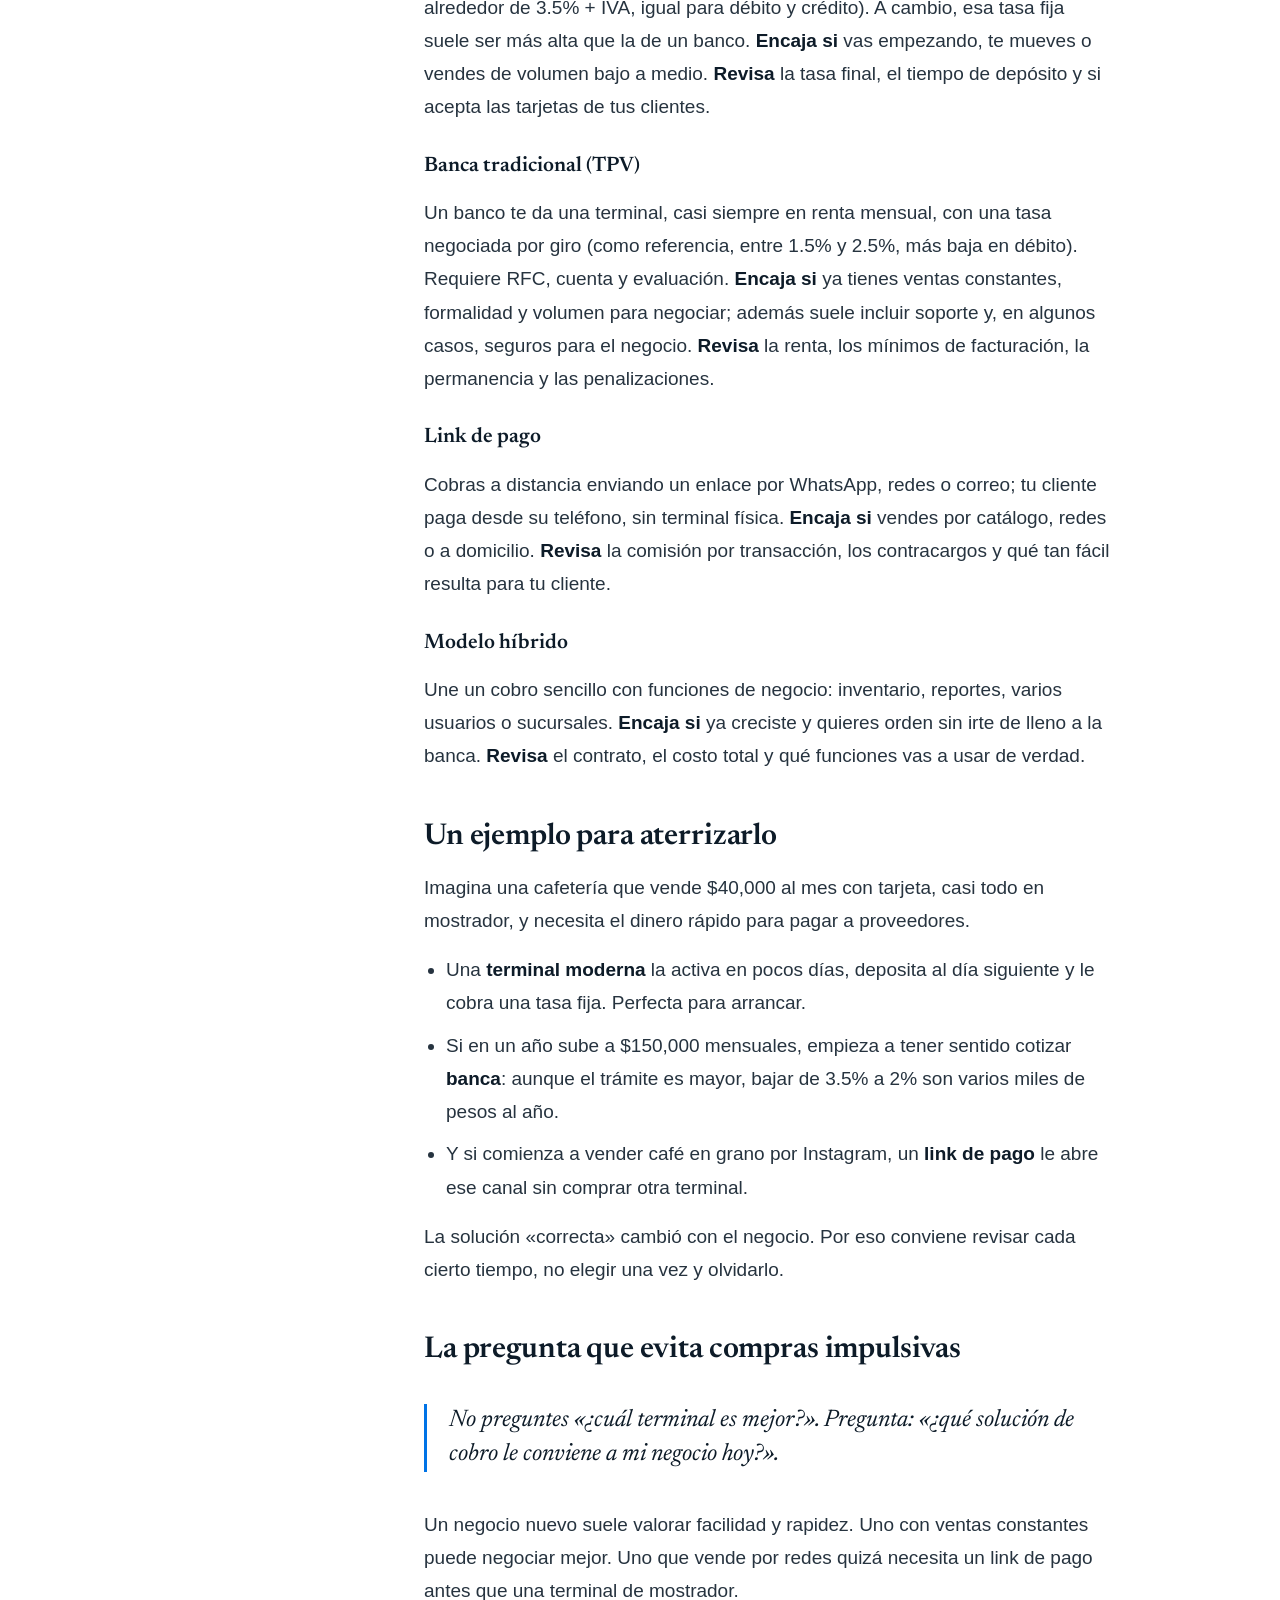
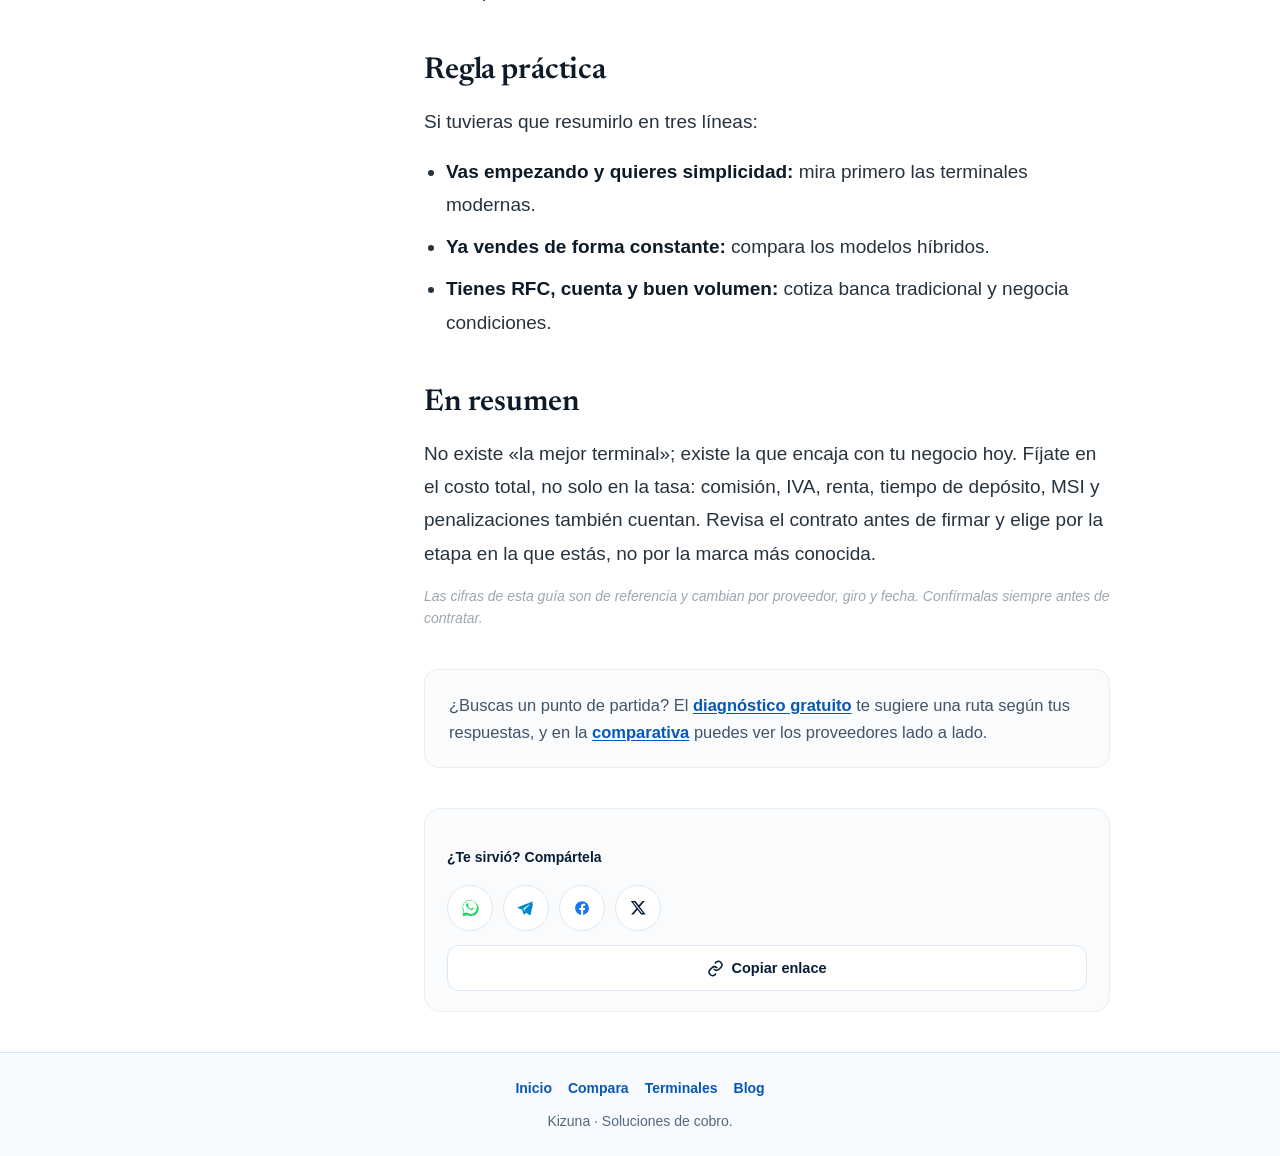
<file: blog/que-solucion-de-cobro-le-conviene-a-tu-negocio.html>
<!doctype html>
<html lang="es-MX">
<head>
  <meta charset="utf-8">
  <meta name="viewport" content="width=device-width, initial-scale=1">
  <title>¿Qué solución de cobro le conviene a tu negocio? | Kizuna</title>
  <meta name="description" content="Guía sencilla para elegir entre terminal, banco, link de pago o una opción híbrida según ventas, requisitos, liquidez y forma de operar.">
  <link rel="canonical" href="https://kizunapay.com/blog/que-solucion-de-cobro-le-conviene-a-tu-negocio.html">
  <meta property="og:type" content="article">
  <meta property="og:locale" content="es_MX">
  <meta property="og:site_name" content="Kizuna">
  <meta property="og:title" content="¿Qué solución de cobro le conviene a tu negocio? | Kizuna">
  <meta property="og:description" content="Guía sencilla para elegir entre terminal, banco, link de pago o una opción híbrida según ventas, requisitos, liquidez y forma de operar.">
  <meta property="og:image" content="https://kizunapay.com/assets/blog/que-solucion-de-cobro-le-conviene-a-tu-negocio/queconviene.webp">
  <meta property="og:url" content="https://kizunapay.com/blog/que-solucion-de-cobro-le-conviene-a-tu-negocio.html">
  <meta name="twitter:card" content="summary_large_image">
  <link rel="icon" type="image/webp" href="../assets/logos/kizuna-logo.svg">
  <link rel="preconnect" href="https://fonts.googleapis.com">
  <link rel="preconnect" href="https://fonts.gstatic.com" crossorigin>
  <link href="https://fonts.googleapis.com/css2?family=Newsreader:ital,wght@0,400;0,500;0,600;1,400&display=swap" rel="stylesheet">
  <link href="https://fonts.googleapis.com/css2?family=Poppins:wght@400;600;700&display=swap" rel="stylesheet">
  <link rel="stylesheet" href="../styles.css">
  <style>
    :root{--serif:'Newsreader',Georgia,'Times New Roman',serif}
    .breadcrumb{max-width:980px;margin:auto;padding:24px 20px 0;color:var(--muted);font-size:13.5px;font-weight:800}.breadcrumb a{color:var(--blue-dark)}
    .article-body{max-width:980px;margin:0 auto;padding:0 20px;display:grid;grid-template-columns:210px minmax(0,700px);gap:44px;justify-content:center;align-items:start}
    .article-rail{position:sticky;top:96px}
    .article-main{min-width:0}
    .article-header{padding:14px 0 0}
    .article-eyebrow{display:inline-block;color:var(--blue-dark);font-size:12.5px;font-weight:900;letter-spacing:.08em;text-transform:uppercase;margin-bottom:16px}
    .article-header h1{font-family:var(--serif);font-weight:600;font-size:clamp(34px,5vw,46px);line-height:1.12;letter-spacing:-.01em;color:#0d1b28;-webkit-text-fill-color:#0d1b28;white-space:normal!important;overflow-wrap:break-word;margin:0 0 18px}
    .article-lead{font-size:clamp(19px,2.2vw,22px);line-height:1.5;color:#516073;margin:0 0 22px}
    .article-byline{font-size:13.5px;color:#8695a3;font-weight:700;padding-bottom:26px;border-bottom:1px solid #ececec;margin:0}
    .article-lead-image{margin:26px 0 0}.article-lead-image img{display:block;width:100%;height:auto;border-radius:16px}.article-lead-image figcaption{padding:10px 2px 0;color:#9aa7b4;font-style:italic;font-size:14px}
    .article-layout{padding:30px 0 40px;background:#fff}
    .article-content{font-size:19px;line-height:1.75;color:#26333f}
    .article-content h2{font-family:var(--serif);font-weight:600;font-size:clamp(25px,3vw,30px);line-height:1.2;letter-spacing:-.005em;color:#0d1b28;margin:46px 0 12px}
    .article-content p{margin:16px 0}.article-content ul{padding-left:22px;margin:16px 0}.article-content li{margin:9px 0}.article-content strong{color:#0d1b28}
    .article-content a{color:var(--blue-dark);text-decoration:underline;text-underline-offset:2px}
    .article-content h3{font-family:var(--serif);font-weight:600;font-size:21px;line-height:1.25;color:#0d1b28;margin:30px 0 8px}
    .article-disclaimer{font-size:14px!important;color:#9aa7b4!important;font-style:italic;line-height:1.55}
    .article-image{margin:34px 0;border-radius:14px;overflow:hidden}.article-image img{display:block;width:100%;height:auto}.article-image figcaption{padding:10px 2px 0;color:#9aa7b4;font-style:italic;font-size:14px}
    .article-grid{display:grid;grid-template-columns:1fr 1fr;gap:14px;margin:24px 0}.article-mini{padding:18px;border:1px solid var(--line);border-radius:14px;background:#fafbfc}.article-mini h3{font-family:var(--serif);font-weight:600;margin:0 0 6px;font-size:19px;color:#0d1b28}.article-mini p{font-size:15.5px;margin:0;color:var(--muted)}
    .article-quote{font-family:var(--serif);font-style:italic;font-weight:400;font-size:clamp(21px,2.6vw,24px);line-height:1.4;color:#0d1b28;border-left:3px solid var(--blue);padding-left:22px;margin:36px 0}
    .article-toc{margin:26px 0 0;padding:18px 20px;border:1px solid #ececec;border-radius:14px;background:#fafbfc}.article-toc-title{margin:0 0 10px;font-weight:900;color:var(--ink);font-size:12px;text-transform:uppercase;letter-spacing:.05em}.article-toc ul{margin:0;padding-left:18px}.article-toc li{margin:6px 0;font-size:15.5px}.article-toc a{color:var(--blue-dark);font-weight:700;text-decoration:none}.article-toc a:hover{text-decoration:underline}
    .article-next{margin-top:40px;padding:22px 24px;border-radius:14px;background:#fafbfc;border:1px solid #ececec}.article-next p{margin:0;font-size:16.5px;line-height:1.6;color:#40546a}.article-next a{color:var(--blue-dark);font-weight:800}
    .article-rail .article-toc{margin:0}
    @media(max-width:980px){.article-body{grid-template-columns:minmax(0,700px);gap:0}.article-rail{position:static;margin-bottom:8px}}
    @media(max-width:680px){.article-content{font-size:18px}.article-grid{grid-template-columns:1fr}}
  </style>
  <link rel="stylesheet" href="../visual-polish.css">
  <script type="application/ld+json">
  {
    "@context": "https://schema.org",
    "@type": "Article",
    "headline": "¿Qué solución de cobro le conviene a tu negocio?",
    "description": "Guía sencilla para elegir entre terminal, banco, link de pago o una opción híbrida según ventas, requisitos, liquidez y forma de operar.",
    "image": "https://kizunapay.com/assets/blog/que-solucion-de-cobro-le-conviene-a-tu-negocio/queconviene.webp",
    "datePublished": "2026-06-22",
    "dateModified": "2026-06-22",
    "author": { "@type": "Organization", "name": "Kizuna" },
    "publisher": {
      "@type": "Organization",
      "name": "Kizuna",
      "logo": { "@type": "ImageObject", "url": "https://kizunapay.com/assets/logos/kizuna-logo.svg" }
    },
    "mainEntityOfPage": "https://kizunapay.com/blog/que-solucion-de-cobro-le-conviene-a-tu-negocio.html"
  }
  </script>
<style>
  /* Marca Kizuna en el encabezado de los artículos */
  .kz-brand{display:flex;align-items:center;gap:12px;text-decoration:none}
  .kz-bn{display:flex;flex-direction:column;line-height:1}
  .kz-bn b{font-family:'Poppins','Trebuchet MS',sans-serif;font-weight:700;font-size:25px;color:#071d36}
  .kz-bn small{font-family:'Poppins','Trebuchet MS',sans-serif;font-weight:600;font-size:10px;letter-spacing:4px;color:#0073e6;text-transform:uppercase;margin-top:3px}
</style>
</head>
<body>
  <header class="header"><div class="nav"><a class="brand kz-brand" href="../index.html" aria-label="Kizuna — Soluciones de cobro"><svg width="44" height="44" viewBox="0 0 120 120" aria-hidden="true"><g fill="none" stroke-width="13" stroke-linejoin="round"><rect x="20" y="30" width="52" height="52" rx="17" stroke="#0073e6"/><rect x="48" y="30" width="52" height="52" rx="17" stroke="#071d36"/></g></svg><span class="kz-bn"><b>kizuna</b><small>Soluciones de cobro</small></span></a><nav class="menu"><a href="../compara.html">Compara</a><a class="diagnostic-menu-link" href="../index.html#diagnostico">Diagnóstico</a><a href="../terminales.html">Terminales</a><a href="../blog.html">Blog</a></nav><div class="header-actions"><a class="btn btn-primary" href="https://mpago.li/2j1nqHG" target="_blank" rel="noopener">Comprar terminal</a><div class="mobile-social"><a class="mini-social facebook" href="https://www.facebook.com/profile.php?id=61582373169392" target="_blank" rel="noopener" aria-label="Facebook"><span class="brand-mask" style="--logo:url('../assets/logos/facebook.svg')"></span></a><a class="mini-social instagram" href="https://www.instagram.com/solucionesdecobrooax/" target="_blank" rel="noopener" aria-label="Instagram"><span class="brand-mask" style="--logo:url('../assets/logos/instagram.svg')"></span></a><a class="mini-social whatsapp" href="https://wa.me/529511825881" target="_blank" rel="noopener" aria-label="WhatsApp"><span class="brand-mask" style="--logo:url('../assets/logos/whatsapp.svg')"></span></a></div></div></div></header>

  <main id="inicio">
    <div class="breadcrumb"><a href="../blog.html">Blog</a> / Guía de decisión</div>
    <div class="article-body">
      <aside class="article-rail">
        <nav class="article-toc" aria-label="Contenido de la guía">
          <p class="article-toc-title">En esta guía</p>
          <ul>
            <li><a href="#operacion">Entiende tu operación antes de comparar</a></li>
            <li><a href="#costo">El costo real no es solo la tasa</a></li>
            <li><a href="#rutas">Las cuatro rutas más comunes</a></li>
            <li><a href="#ejemplo">Un ejemplo para aterrizarlo</a></li>
            <li><a href="#pregunta">La pregunta que evita compras impulsivas</a></li>
            <li><a href="#regla">Regla práctica</a></li>
            <li><a href="#resumen">En resumen</a></li>
          </ul>
        </nav>
      </aside>
      <div class="article-main">
    <header class="article-header">
      <span class="article-eyebrow">Guía · Decisión</span>
      <h1>¿Qué solución de cobro le conviene a tu negocio?</h1>
      <p class="article-lead">No se trata de comprar la terminal más famosa, sino de elegir la forma de cobro que encaja con tus ventas, tus requisitos y tu operación diaria.</p>
      <p class="article-byline">Por Kizuna · 22 de junio de 2026 · 6 min de lectura</p>
    </header>
    <figure class="article-lead-image"><img src="../assets/blog/que-solucion-de-cobro-le-conviene-a-tu-negocio/queconviene.webp" alt="Opciones de cobro para elegir la solución adecuada para un negocio" width="1200" height="670" fetchpriority="high"><figcaption>Elegir bien empieza por entender cómo vende tu negocio.</figcaption></figure>

    <article class="article-layout">
      <div class="article-content">
        <p>Aceptar pagos con tarjeta abre puertas: más ventas, tickets más grandes y clientes que ya casi no cargan efectivo. Pero también obliga a revisar costos, requisitos y tiempos de depósito. Una buena decisión no empieza con la marca de moda; empieza con tu forma real de vender.</p>

        <h2 id="operacion">Antes de comparar tasas, entiende tu operación</h2>
        <p>Antes de mirar una sola comisión, conviene tener claro cómo funciona tu negocio. Cuatro preguntas te ahorran errores:</p>
        <ul>
          <li><strong>¿Cuánto cobras al mes con tarjeta?</strong> El volumen lo cambia todo: con poco, pesa la facilidad; con mucho, pesa la tasa.</li>
          <li><strong>¿Dónde cobras?</strong> En mostrador, a domicilio, por WhatsApp o en una tienda en línea. No todas las soluciones sirven para todos los canales.</li>
          <li><strong>¿Qué tan rápido necesitas el dinero?</strong> Hay opciones que depositan el mismo día y otras que tardan uno o dos días hábiles.</li>
          <li><strong>¿Puedes contratar formalmente?</strong> Tener o no RFC y cuenta de negocio abre o cierra opciones desde el inicio.</li>
        </ul>
        <p>Con esas respuestas, comparar deja de ser una lista de precios y se vuelve una decisión con criterio.</p>
        <figure class="article-image"><img src="../assets/blog/que-solucion-de-cobro-le-conviene-a-tu-negocio/revisaesto.webp" alt="Elementos que conviene revisar antes de contratar una solución de cobro" width="1200" height="900" loading="lazy"><figcaption>Si una opción falla en liquidez, requisitos o soporte, no basta con que tenga buena promoción.</figcaption></figure>

        <h2 id="costo">El costo real no es solo la tasa</h2>
        <p>Es fácil elegir por el número más llamativo —«3.5%»— y llevarte una sorpresa a fin de mes. El costo real de cobrar con tarjeta suma varias cosas:</p>
        <ul>
          <li><strong>Comisión + IVA.</strong> La comisión casi siempre es <em>más IVA</em>. Un 3.5% en realidad te cuesta alrededor de 4.06% sobre cada venta.</li>
          <li><strong>Renta del equipo.</strong> Los agregadores suelen vender la terminal una sola vez; muchos bancos la rentan cada mes, uses o no la terminal.</li>
          <li><strong>Tiempo de depósito.</strong> Recibir el dinero el mismo día no es lo mismo que esperar 48 horas: afecta directo tu flujo.</li>
          <li><strong>Meses sin intereses.</strong> Ofrecer MSI suma una comisión extra que crece con el plazo. Como referencia, puede ir de alrededor de 4% a 3 meses hasta cerca de 13% a 12 meses (más IVA), <em>además</em> de tu comisión normal.</li>
          <li><strong>Permanencia y penalizaciones.</strong> Algunos contratos te atan por un plazo mínimo o cobran por bajo uso.</li>
        </ul>
        <p>La pregunta correcta no es «¿cuál tiene la tasa más baja?», sino «¿cuánto me cuesta en total cobrar $100 en mi negocio?».</p>

        <h2 id="rutas">Las cuatro rutas más comunes</h2>
        <p>La mayoría de negocios termina en una de estas cuatro rutas, o combinando dos conforme crece.</p>

        <h3>Terminal moderna (cobro rápido)</h3>
        <p>Ideal para empezar: activación sencilla, poca burocracia y muchas veces sin RFC. Compras el lector una sola vez y cobras con una tasa fija (como referencia, alrededor de 3.5% + IVA, igual para débito y crédito). A cambio, esa tasa fija suele ser más alta que la de un banco. <strong>Encaja si</strong> vas empezando, te mueves o vendes de volumen bajo a medio. <strong>Revisa</strong> la tasa final, el tiempo de depósito y si acepta las tarjetas de tus clientes.</p>

        <h3>Banca tradicional (TPV)</h3>
        <p>Un banco te da una terminal, casi siempre en renta mensual, con una tasa negociada por giro (como referencia, entre 1.5% y 2.5%, más baja en débito). Requiere RFC, cuenta y evaluación. <strong>Encaja si</strong> ya tienes ventas constantes, formalidad y volumen para negociar; además suele incluir soporte y, en algunos casos, seguros para el negocio. <strong>Revisa</strong> la renta, los mínimos de facturación, la permanencia y las penalizaciones.</p>

        <h3>Link de pago</h3>
        <p>Cobras a distancia enviando un enlace por WhatsApp, redes o correo; tu cliente paga desde su teléfono, sin terminal física. <strong>Encaja si</strong> vendes por catálogo, redes o a domicilio. <strong>Revisa</strong> la comisión por transacción, los contracargos y qué tan fácil resulta para tu cliente.</p>

        <h3>Modelo híbrido</h3>
        <p>Une un cobro sencillo con funciones de negocio: inventario, reportes, varios usuarios o sucursales. <strong>Encaja si</strong> ya creciste y quieres orden sin irte de lleno a la banca. <strong>Revisa</strong> el contrato, el costo total y qué funciones vas a usar de verdad.</p>

        <h2 id="ejemplo">Un ejemplo para aterrizarlo</h2>
        <p>Imagina una cafetería que vende $40,000 al mes con tarjeta, casi todo en mostrador, y necesita el dinero rápido para pagar a proveedores.</p>
        <ul>
          <li>Una <strong>terminal moderna</strong> la activa en pocos días, deposita al día siguiente y le cobra una tasa fija. Perfecta para arrancar.</li>
          <li>Si en un año sube a $150,000 mensuales, empieza a tener sentido cotizar <strong>banca</strong>: aunque el trámite es mayor, bajar de 3.5% a 2% son varios miles de pesos al año.</li>
          <li>Y si comienza a vender café en grano por Instagram, un <strong>link de pago</strong> le abre ese canal sin comprar otra terminal.</li>
        </ul>
        <p>La solución «correcta» cambió con el negocio. Por eso conviene revisar cada cierto tiempo, no elegir una vez y olvidarlo.</p>

        <h2 id="pregunta">La pregunta que evita compras impulsivas</h2>
        <div class="article-quote">No preguntes «¿cuál terminal es mejor?». Pregunta: «¿qué solución de cobro le conviene a mi negocio hoy?».</div>
        <p>Un negocio nuevo suele valorar facilidad y rapidez. Uno con ventas constantes puede negociar mejor. Uno que vende por redes quizá necesita un link de pago antes que una terminal de mostrador.</p>

        <h2 id="regla">Regla práctica</h2>
        <p>Si tuvieras que resumirlo en tres líneas:</p>
        <ul>
          <li><strong>Vas empezando y quieres simplicidad:</strong> mira primero las terminales modernas.</li>
          <li><strong>Ya vendes de forma constante:</strong> compara los modelos híbridos.</li>
          <li><strong>Tienes RFC, cuenta y buen volumen:</strong> cotiza banca tradicional y negocia condiciones.</li>
        </ul>

        <h2 id="resumen">En resumen</h2>
        <p>No existe «la mejor terminal»; existe la que encaja con tu negocio hoy. Fíjate en el costo total, no solo en la tasa: comisión, IVA, renta, tiempo de depósito, MSI y penalizaciones también cuentan. Revisa el contrato antes de firmar y elige por la etapa en la que estás, no por la marca más conocida.</p>
        <p class="article-disclaimer">Las cifras de esta guía son de referencia y cambian por proveedor, giro y fecha. Confírmalas siempre antes de contratar.</p>

        <div class="article-next">
          <p>¿Buscas un punto de partida? El <a href="../index.html#diagnostico">diagnóstico gratuito</a> te sugiere una ruta según tus respuestas, y en la <a href="../compara.html">comparativa</a> puedes ver los proveedores lado a lado.</p>
        </div>

        <div class="share-bar" aria-label="Compartir esta guía">
          <p class="share-bar-title">¿Te sirvió? Compártela</p>
          <div class="share-icons" role="list">
            <a class="share-icon share-wa" data-share="whatsapp" role="listitem" href="#" aria-label="Compartir en WhatsApp"><svg viewBox="0 0 32 32" aria-hidden="true" focusable="false"><path d="M16 3C9.4 3 4 8.4 4 15c0 2.2.6 4.2 1.6 6L4 29l8.2-1.6c1.7.9 3.7 1.4 5.8 1.4 6.6 0 12-5.4 12-12S22.6 3 16 3zm0 21.8c-1.9 0-3.7-.5-5.3-1.5l-.4-.2-4.4.9.9-4.3-.2-.4C5.6 17.7 5 16.4 5 15c0-6.1 5-11 11-11s11 4.9 11 11-5 10.8-11 10.8zm6-8.2c-.3-.2-1.9-.9-2.2-1-.3-.1-.5-.2-.7.2-.2.3-.8 1-1 1.2-.2.2-.4.2-.7.1-.3-.2-1.4-.5-2.6-1.6-1-.9-1.6-2-1.8-2.3-.2-.3 0-.5.1-.6.1-.1.3-.4.5-.5.1-.2.2-.3.3-.5.1-.2 0-.4 0-.5 0-.2-.7-1.7-1-2.3-.2-.6-.5-.5-.7-.5h-.6c-.2 0-.5.1-.8.4-.3.3-1 1-1 2.4s1 2.8 1.2 3c.1.2 2.1 3.2 5 4.5.7.3 1.3.5 1.7.6.7.2 1.4.2 1.9.1.6-.1 1.9-.8 2.1-1.5.3-.7.3-1.4.2-1.5-.1-.2-.3-.3-.6-.4z"/></svg></a>
            <a class="share-icon share-tg" data-share="telegram" role="listitem" href="#" aria-label="Compartir en Telegram"><svg viewBox="0 0 32 32" aria-hidden="true" focusable="false"><path d="M27.6 5.2 3.8 14.4c-1.5.6-1.5 1.5-.3 1.9l6.1 1.9 2.3 7.2c.3.8.5 1.1 1 1.1.5 0 .7-.2 1-.5l2.5-2.4 5.2 3.8c1 .5 1.6.3 1.9-.9l3.4-16.1c.4-1.5-.5-2.1-1.5-1.5zM11 17.1l10.6-6.7c.5-.3 1-.1.6.3L14 18.1l-.3 3.6-1.7-4.6z"/></svg></a>
            <a class="share-icon share-fb" data-share="facebook" role="listitem" href="#" aria-label="Compartir en Facebook"><svg viewBox="0 0 32 32" aria-hidden="true" focusable="false"><path d="M27 16.1C27 9.9 22.1 5 16 5S5 9.9 5 16.1c0 5.6 4.1 10.2 9.4 11v-7.8h-2.8v-3.2h2.8v-2.4c0-2.8 1.7-4.4 4.2-4.4 1.2 0 2.5.2 2.5.2v2.8h-1.4c-1.4 0-1.8.9-1.8 1.8v2h3.1l-.5 3.2h-2.6V27c5.3-.8 9.4-5.4 9.4-10.9z"/></svg></a>
            <a class="share-icon share-x" data-share="x" role="listitem" href="#" aria-label="Compartir en X"><svg viewBox="0 0 32 32" aria-hidden="true" focusable="false"><path d="M23.2 4.8h3.6l-7.9 9 9.3 12.4h-7.3l-5.7-7.5-6.5 7.5H5l8.4-9.6L4.5 4.8h7.5l5.2 6.9 6-6.9zm-1.3 19.2h2L10.2 6.9H8.1l13.8 17.1z"/></svg></a>
          </div>
          <button type="button" class="share-copy" aria-label="Copiar enlace de la guía"><span class="share-copy-label"><svg viewBox="0 0 24 24" width="17" height="17" fill="none" stroke="currentColor" stroke-width="2.2" stroke-linecap="round" stroke-linejoin="round" aria-hidden="true"><path d="M10 13a5 5 0 0 0 7 0l3-3a5 5 0 0 0-7-7l-1 1"/><path d="M14 11a5 5 0 0 0-7 0l-3 3a5 5 0 0 0 7 7l1-1"/></svg> Copiar enlace</span></button>
        </div>
      </div>
    </article>
      </div>
    </div>
  </main>

  <a class="top-link" href="#inicio" aria-label="Subir al inicio">↑</a>
  <footer><div class="footer-links"><a href="../index.html">Inicio</a><a href="../compara.html">Compara</a><a href="../terminales.html">Terminales</a><a href="../blog.html">Blog</a></div>Kizuna · Soluciones de cobro.</footer>
  <script src="../kizuna-analytics.js" defer></script>
  <script src="../share.js"></script>
</body>
</html>
</file>
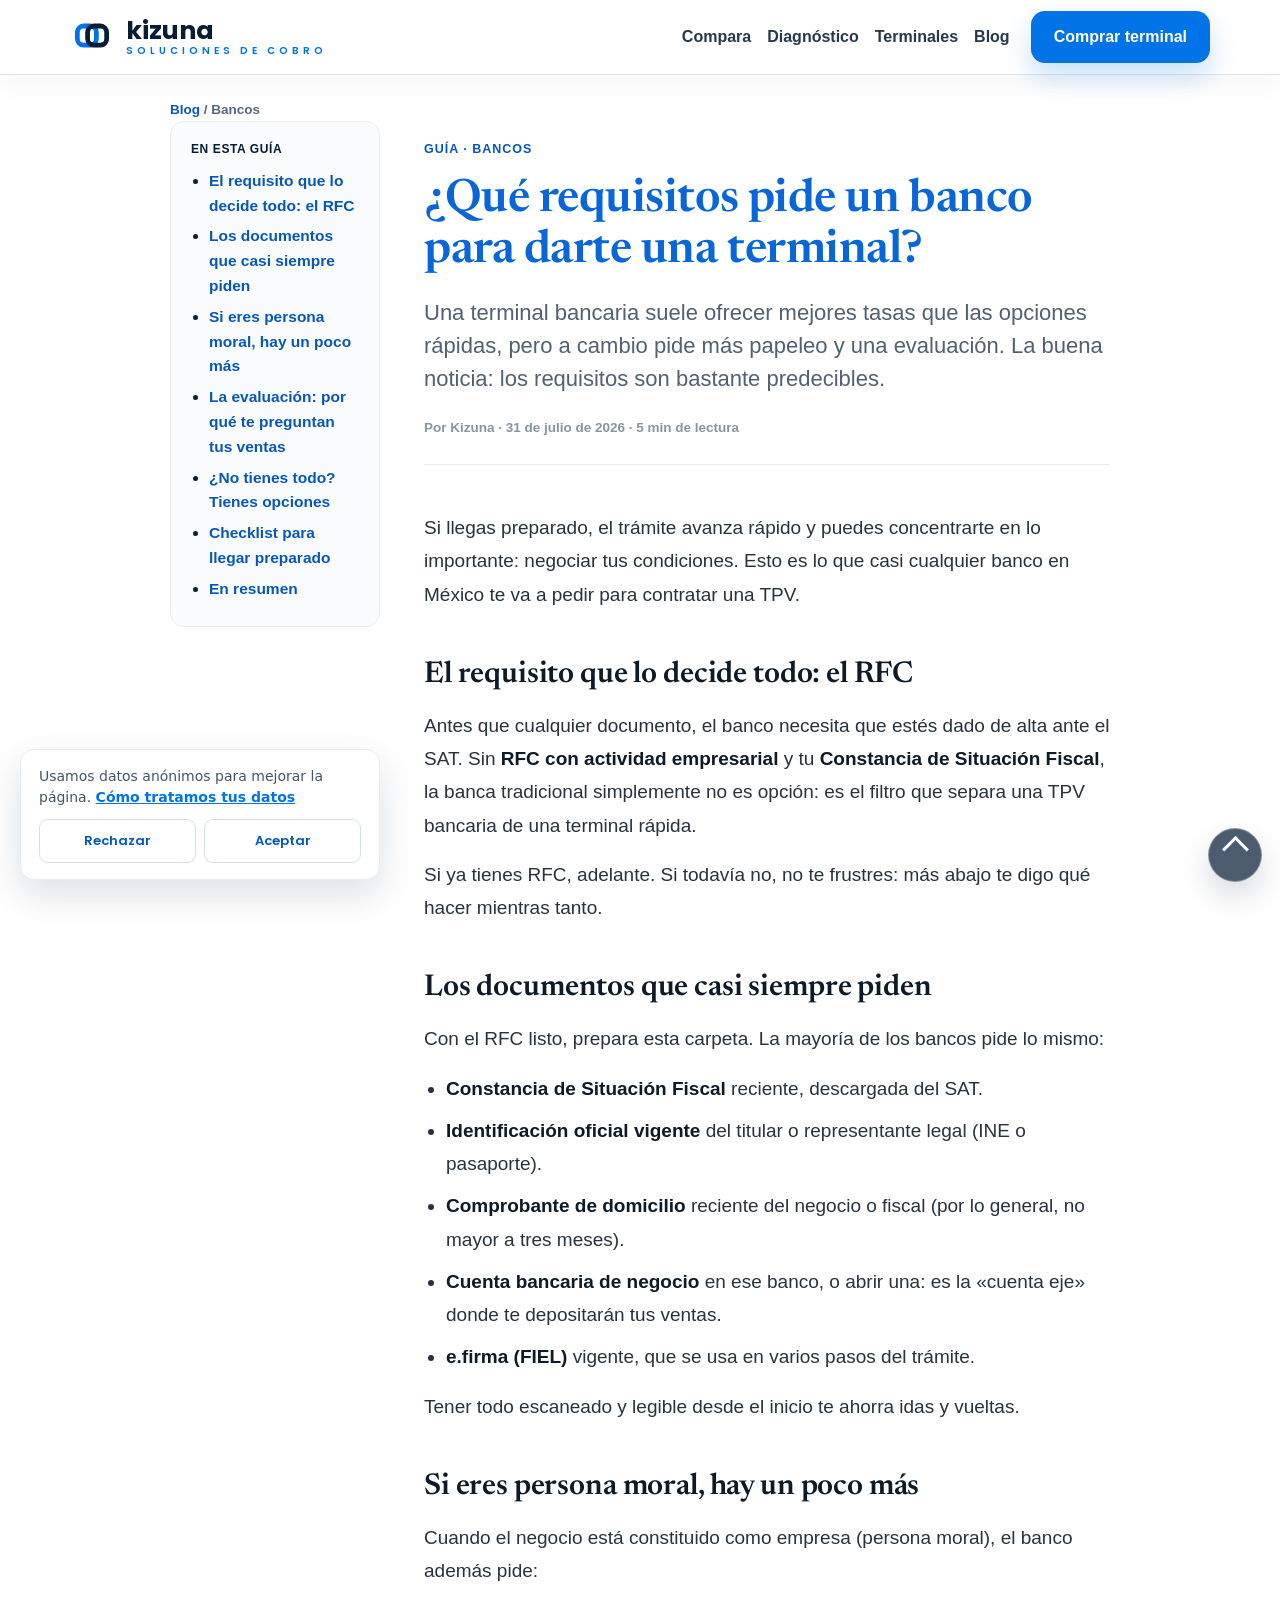
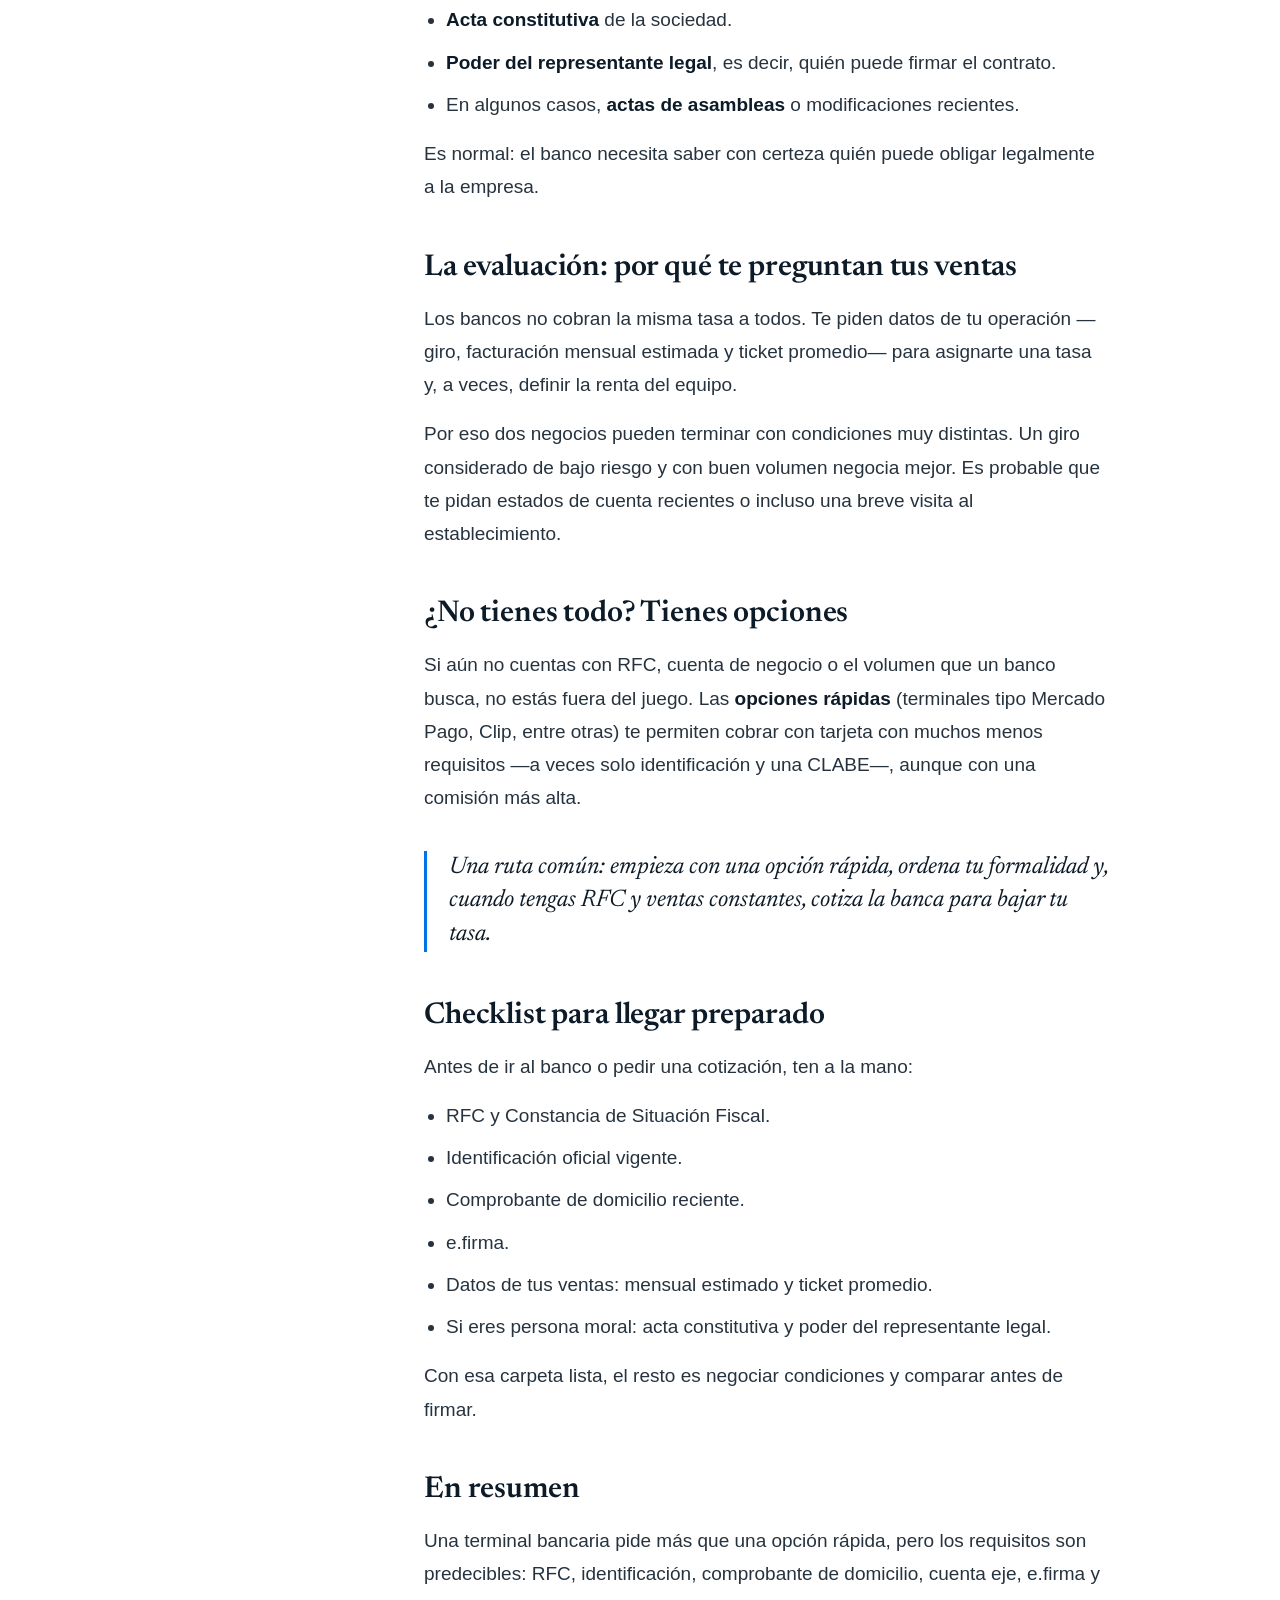
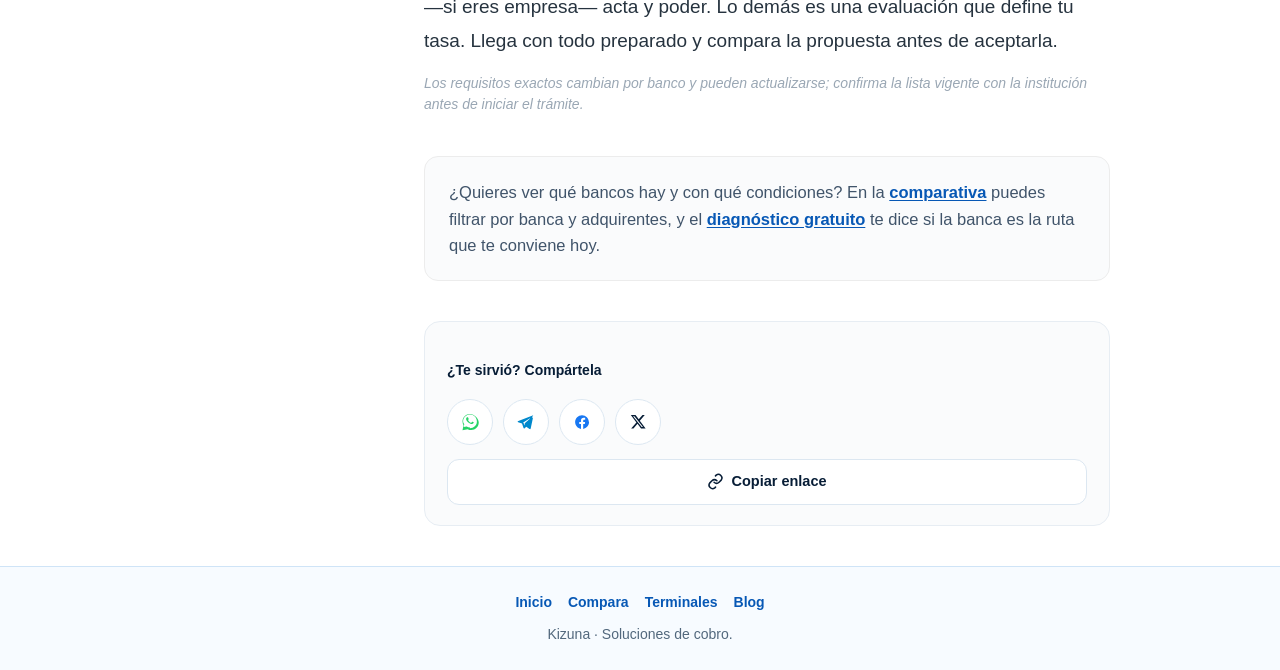
<file: blog/requisitos-terminal-bancaria.html>
<!doctype html>
<html lang="es-MX">
<head>
  <meta charset="utf-8">
  <meta name="viewport" content="width=device-width, initial-scale=1">
  <title>¿Qué requisitos pide un banco para darte una terminal? | Kizuna</title>
  <meta name="description" content="Lista clara de lo que un banco pide para contratar una TPV en México: RFC, identificación, comprobante de domicilio, cuenta, e.firma y evaluación. Llega preparado.">
  <link rel="canonical" href="https://kizunapay.com/blog/requisitos-terminal-bancaria.html">
  <meta property="og:type" content="article">
  <meta property="og:locale" content="es_MX">
  <meta property="og:site_name" content="Kizuna">
  <meta property="og:title" content="¿Qué requisitos pide un banco para darte una terminal?">
  <meta property="og:description" content="Lista clara de lo que un banco pide para contratar una TPV en México: RFC, identificación, comprobante de domicilio, cuenta, e.firma y evaluación.">
  <meta property="og:image" content="https://kizunapay.com/assets/hero/hero-principal-v2.webp">
  <meta property="og:url" content="https://kizunapay.com/blog/requisitos-terminal-bancaria.html">
  <meta name="twitter:card" content="summary_large_image">
  <link rel="icon" type="image/webp" href="../assets/logos/kizuna-logo.svg">
  <link rel="preconnect" href="https://fonts.googleapis.com">
  <link rel="preconnect" href="https://fonts.gstatic.com" crossorigin>
  <link href="https://fonts.googleapis.com/css2?family=Newsreader:ital,wght@0,400;0,500;0,600;1,400&display=swap" rel="stylesheet">
  <link href="https://fonts.googleapis.com/css2?family=Poppins:wght@400;600;700&display=swap" rel="stylesheet">
  <link rel="stylesheet" href="../styles.css">
  <style>
    :root{--serif:'Newsreader',Georgia,'Times New Roman',serif}
    .breadcrumb{max-width:980px;margin:auto;padding:24px 20px 0;color:var(--muted);font-size:13.5px;font-weight:800}.breadcrumb a{color:var(--blue-dark)}
    .article-body{max-width:980px;margin:0 auto;padding:0 20px;display:grid;grid-template-columns:210px minmax(0,700px);gap:44px;justify-content:center;align-items:start}
    .article-rail{position:sticky;top:96px}
    .article-rail .article-toc{margin:0}
    .article-main{min-width:0}
    .article-header{padding:14px 0 0}
    .article-eyebrow{display:inline-block;color:var(--blue-dark);font-size:12.5px;font-weight:900;letter-spacing:.08em;text-transform:uppercase;margin-bottom:16px}
    .article-header h1{font-family:var(--serif);font-weight:600;font-size:clamp(34px,5vw,46px);line-height:1.12;letter-spacing:-.01em;color:#0d1b28;-webkit-text-fill-color:#0d1b28;white-space:normal!important;overflow-wrap:break-word;margin:0 0 18px}
    .article-lead{font-size:clamp(19px,2.2vw,22px);line-height:1.5;color:#516073;margin:0 0 22px}
    .article-byline{font-size:13.5px;color:#8695a3;font-weight:700;padding-bottom:26px;border-bottom:1px solid #ececec;margin:0}
    .article-layout{padding:30px 0 40px;background:#fff}
    .article-content{font-size:19px;line-height:1.75;color:#26333f}
    .article-content h2{font-family:var(--serif);font-weight:600;font-size:clamp(25px,3vw,30px);line-height:1.2;letter-spacing:-.005em;color:#0d1b28;margin:46px 0 12px}
    .article-content p{margin:16px 0}.article-content ul{padding-left:22px;margin:16px 0}.article-content li{margin:9px 0}.article-content strong{color:#0d1b28}
    .article-content a{color:var(--blue-dark);text-decoration:underline;text-underline-offset:2px}
    .article-content h3{font-family:var(--serif);font-weight:600;font-size:21px;line-height:1.25;color:#0d1b28;margin:30px 0 8px}
    .article-disclaimer{font-size:14px!important;color:#9aa7b4!important;font-style:italic;line-height:1.55}
    .article-quote{font-family:var(--serif);font-style:italic;font-weight:400;font-size:clamp(21px,2.6vw,24px);line-height:1.4;color:#0d1b28;border-left:3px solid var(--blue);padding-left:22px;margin:36px 0}
    .article-toc{margin:26px 0 0;padding:18px 20px;border:1px solid #ececec;border-radius:14px;background:#fafbfc}.article-toc-title{margin:0 0 10px;font-weight:900;color:var(--ink);font-size:12px;text-transform:uppercase;letter-spacing:.05em}.article-toc ul{margin:0;padding-left:18px}.article-toc li{margin:6px 0;font-size:15.5px}.article-toc a{color:var(--blue-dark);font-weight:700;text-decoration:none}.article-toc a:hover{text-decoration:underline}
    .article-next{margin-top:40px;padding:22px 24px;border-radius:14px;background:#fafbfc;border:1px solid #ececec}.article-next p{margin:0;font-size:16.5px;line-height:1.6;color:#40546a}.article-next a{color:var(--blue-dark);font-weight:800}
    @media(max-width:980px){.article-body{grid-template-columns:minmax(0,700px);gap:0}.article-rail{position:static;margin-bottom:8px}}
    @media(max-width:680px){.article-content{font-size:18px}}
  </style>
  <link rel="stylesheet" href="../visual-polish.css">
  <script type="application/ld+json">
  {
    "@context": "https://schema.org",
    "@type": "Article",
    "headline": "¿Qué requisitos pide un banco para darte una terminal?",
    "description": "Lista clara de lo que un banco pide para contratar una TPV en México: RFC, identificación, comprobante de domicilio, cuenta, e.firma y evaluación.",
    "image": "https://kizunapay.com/assets/hero/hero-principal-v2.webp",
    "datePublished": "2026-07-31",
    "dateModified": "2026-07-31",
    "author": { "@type": "Organization", "name": "Kizuna" },
    "publisher": {
      "@type": "Organization",
      "name": "Kizuna",
      "logo": { "@type": "ImageObject", "url": "https://kizunapay.com/assets/logos/kizuna-logo.svg" }
    },
    "mainEntityOfPage": "https://kizunapay.com/blog/requisitos-terminal-bancaria.html"
  }
  </script>
<style>
  /* Marca Kizuna en el encabezado de los artículos */
  .kz-brand{display:flex;align-items:center;gap:12px;text-decoration:none}
  .kz-bn{display:flex;flex-direction:column;line-height:1}
  .kz-bn b{font-family:'Poppins','Trebuchet MS',sans-serif;font-weight:700;font-size:25px;color:#071d36}
  .kz-bn small{font-family:'Poppins','Trebuchet MS',sans-serif;font-weight:600;font-size:10px;letter-spacing:4px;color:#0073e6;text-transform:uppercase;margin-top:3px}
</style>
</head>
<body>
  <header class="header"><div class="nav"><a class="brand kz-brand" href="../index.html" aria-label="Kizuna — Soluciones de cobro"><svg width="44" height="44" viewBox="0 0 120 120" aria-hidden="true"><g fill="none" stroke-width="13" stroke-linejoin="round"><rect x="20" y="30" width="52" height="52" rx="17" stroke="#0073e6"/><rect x="48" y="30" width="52" height="52" rx="17" stroke="#071d36"/></g></svg><span class="kz-bn"><b>kizuna</b><small>Soluciones de cobro</small></span></a><nav class="menu"><a href="../compara.html">Compara</a><a class="diagnostic-menu-link" href="../index.html#diagnostico">Diagnóstico</a><a href="../terminales.html">Terminales</a><a href="../blog.html">Blog</a></nav><div class="header-actions"><a class="btn btn-primary" href="https://mpago.li/2j1nqHG" target="_blank" rel="noopener">Comprar terminal</a><div class="mobile-social"><a class="mini-social facebook" href="https://www.facebook.com/profile.php?id=61582373169392" target="_blank" rel="noopener" aria-label="Facebook"><span class="brand-mask" style="--logo:url('../assets/logos/facebook.svg')"></span></a><a class="mini-social instagram" href="https://www.instagram.com/solucionesdecobrooax/" target="_blank" rel="noopener" aria-label="Instagram"><span class="brand-mask" style="--logo:url('../assets/logos/instagram.svg')"></span></a><a class="mini-social whatsapp" href="https://wa.me/529511825881" target="_blank" rel="noopener" aria-label="WhatsApp"><span class="brand-mask" style="--logo:url('../assets/logos/whatsapp.svg')"></span></a></div></div></div></header>

  <main id="inicio">
    <div class="breadcrumb"><a href="../blog.html">Blog</a> / Bancos</div>
    <div class="article-body">
      <aside class="article-rail">
        <nav class="article-toc" aria-label="Contenido de la guía">
          <p class="article-toc-title">En esta guía</p>
          <ul>
            <li><a href="#rfc">El requisito que lo decide todo: el RFC</a></li>
            <li><a href="#documentos">Los documentos que casi siempre piden</a></li>
            <li><a href="#moral">Si eres persona moral, hay un poco más</a></li>
            <li><a href="#evaluacion">La evaluación: por qué te preguntan tus ventas</a></li>
            <li><a href="#alternativa">¿No tienes todo? Tienes opciones</a></li>
            <li><a href="#checklist">Checklist para llegar preparado</a></li>
            <li><a href="#resumen">En resumen</a></li>
          </ul>
        </nav>
      </aside>
      <div class="article-main">
    <header class="article-header">
      <span class="article-eyebrow">Guía · Bancos</span>
      <h1>¿Qué requisitos pide un banco para darte una terminal?</h1>
      <p class="article-lead">Una terminal bancaria suele ofrecer mejores tasas que las opciones rápidas, pero a cambio pide más papeleo y una evaluación. La buena noticia: los requisitos son bastante predecibles.</p>
      <p class="article-byline">Por Kizuna · 31 de julio de 2026 · 5 min de lectura</p>
    </header>

    <article class="article-layout">
      <div class="article-content">
        <p>Si llegas preparado, el trámite avanza rápido y puedes concentrarte en lo importante: negociar tus condiciones. Esto es lo que casi cualquier banco en México te va a pedir para contratar una TPV.</p>

        <h2 id="rfc">El requisito que lo decide todo: el RFC</h2>
        <p>Antes que cualquier documento, el banco necesita que estés dado de alta ante el SAT. Sin <strong>RFC con actividad empresarial</strong> y tu <strong>Constancia de Situación Fiscal</strong>, la banca tradicional simplemente no es opción: es el filtro que separa una TPV bancaria de una terminal rápida.</p>
        <p>Si ya tienes RFC, adelante. Si todavía no, no te frustres: más abajo te digo qué hacer mientras tanto.</p>

        <h2 id="documentos">Los documentos que casi siempre piden</h2>
        <p>Con el RFC listo, prepara esta carpeta. La mayoría de los bancos pide lo mismo:</p>
        <ul>
          <li><strong>Constancia de Situación Fiscal</strong> reciente, descargada del SAT.</li>
          <li><strong>Identificación oficial vigente</strong> del titular o representante legal (INE o pasaporte).</li>
          <li><strong>Comprobante de domicilio</strong> reciente del negocio o fiscal (por lo general, no mayor a tres meses).</li>
          <li><strong>Cuenta bancaria de negocio</strong> en ese banco, o abrir una: es la «cuenta eje» donde te depositarán tus ventas.</li>
          <li><strong>e.firma (FIEL)</strong> vigente, que se usa en varios pasos del trámite.</li>
        </ul>
        <p>Tener todo escaneado y legible desde el inicio te ahorra idas y vueltas.</p>

        <h2 id="moral">Si eres persona moral, hay un poco más</h2>
        <p>Cuando el negocio está constituido como empresa (persona moral), el banco además pide:</p>
        <ul>
          <li><strong>Acta constitutiva</strong> de la sociedad.</li>
          <li><strong>Poder del representante legal</strong>, es decir, quién puede firmar el contrato.</li>
          <li>En algunos casos, <strong>actas de asambleas</strong> o modificaciones recientes.</li>
        </ul>
        <p>Es normal: el banco necesita saber con certeza quién puede obligar legalmente a la empresa.</p>

        <h2 id="evaluacion">La evaluación: por qué te preguntan tus ventas</h2>
        <p>Los bancos no cobran la misma tasa a todos. Te piden datos de tu operación —giro, facturación mensual estimada y ticket promedio— para asignarte una tasa y, a veces, definir la renta del equipo.</p>
        <p>Por eso dos negocios pueden terminar con condiciones muy distintas. Un giro considerado de bajo riesgo y con buen volumen negocia mejor. Es probable que te pidan estados de cuenta recientes o incluso una breve visita al establecimiento.</p>

        <h2 id="alternativa">¿No tienes todo? Tienes opciones</h2>
        <p>Si aún no cuentas con RFC, cuenta de negocio o el volumen que un banco busca, no estás fuera del juego. Las <strong>opciones rápidas</strong> (terminales tipo Mercado Pago, Clip, entre otras) te permiten cobrar con tarjeta con muchos menos requisitos —a veces solo identificación y una CLABE—, aunque con una comisión más alta.</p>
        <div class="article-quote">Una ruta común: empieza con una opción rápida, ordena tu formalidad y, cuando tengas RFC y ventas constantes, cotiza la banca para bajar tu tasa.</div>

        <h2 id="checklist">Checklist para llegar preparado</h2>
        <p>Antes de ir al banco o pedir una cotización, ten a la mano:</p>
        <ul>
          <li>RFC y Constancia de Situación Fiscal.</li>
          <li>Identificación oficial vigente.</li>
          <li>Comprobante de domicilio reciente.</li>
          <li>e.firma.</li>
          <li>Datos de tus ventas: mensual estimado y ticket promedio.</li>
          <li>Si eres persona moral: acta constitutiva y poder del representante legal.</li>
        </ul>
        <p>Con esa carpeta lista, el resto es negociar condiciones y comparar antes de firmar.</p>

        <h2 id="resumen">En resumen</h2>
        <p>Una terminal bancaria pide más que una opción rápida, pero los requisitos son predecibles: RFC, identificación, comprobante de domicilio, cuenta eje, e.firma y —si eres empresa— acta y poder. Lo demás es una evaluación que define tu tasa. Llega con todo preparado y compara la propuesta antes de aceptarla.</p>
        <p class="article-disclaimer">Los requisitos exactos cambian por banco y pueden actualizarse; confirma la lista vigente con la institución antes de iniciar el trámite.</p>

        <div class="article-next">
          <p>¿Quieres ver qué bancos hay y con qué condiciones? En la <a href="../compara.html?tipo=banca#matriz">comparativa</a> puedes filtrar por banca y adquirentes, y el <a href="../index.html#diagnostico">diagnóstico gratuito</a> te dice si la banca es la ruta que te conviene hoy.</p>
        </div>

        <div class="share-bar" aria-label="Compartir esta guía">
          <p class="share-bar-title">¿Te sirvió? Compártela</p>
          <div class="share-icons" role="list">
            <a class="share-icon share-wa" data-share="whatsapp" role="listitem" href="#" aria-label="Compartir en WhatsApp"><svg viewBox="0 0 32 32" aria-hidden="true" focusable="false"><path d="M16 3C9.4 3 4 8.4 4 15c0 2.2.6 4.2 1.6 6L4 29l8.2-1.6c1.7.9 3.7 1.4 5.8 1.4 6.6 0 12-5.4 12-12S22.6 3 16 3zm0 21.8c-1.9 0-3.7-.5-5.3-1.5l-.4-.2-4.4.9.9-4.3-.2-.4C5.6 17.7 5 16.4 5 15c0-6.1 5-11 11-11s11 4.9 11 11-5 10.8-11 10.8zm6-8.2c-.3-.2-1.9-.9-2.2-1-.3-.1-.5-.2-.7.2-.2.3-.8 1-1 1.2-.2.2-.4.2-.7.1-.3-.2-1.4-.5-2.6-1.6-1-.9-1.6-2-1.8-2.3-.2-.3 0-.5.1-.6.1-.1.3-.4.5-.5.1-.2.2-.3.3-.5.1-.2 0-.4 0-.5 0-.2-.7-1.7-1-2.3-.2-.6-.5-.5-.7-.5h-.6c-.2 0-.5.1-.8.4-.3.3-1 1-1 2.4s1 2.8 1.2 3c.1.2 2.1 3.2 5 4.5.7.3 1.3.5 1.7.6.7.2 1.4.2 1.9.1.6-.1 1.9-.8 2.1-1.5.3-.7.3-1.4.2-1.5-.1-.2-.3-.3-.6-.4z"/></svg></a>
            <a class="share-icon share-tg" data-share="telegram" role="listitem" href="#" aria-label="Compartir en Telegram"><svg viewBox="0 0 32 32" aria-hidden="true" focusable="false"><path d="M27.6 5.2 3.8 14.4c-1.5.6-1.5 1.5-.3 1.9l6.1 1.9 2.3 7.2c.3.8.5 1.1 1 1.1.5 0 .7-.2 1-.5l2.5-2.4 5.2 3.8c1 .5 1.6.3 1.9-.9l3.4-16.1c.4-1.5-.5-2.1-1.5-1.5zM11 17.1l10.6-6.7c.5-.3 1-.1.6.3L14 18.1l-.3 3.6-1.7-4.6z"/></svg></a>
            <a class="share-icon share-fb" data-share="facebook" role="listitem" href="#" aria-label="Compartir en Facebook"><svg viewBox="0 0 32 32" aria-hidden="true" focusable="false"><path d="M27 16.1C27 9.9 22.1 5 16 5S5 9.9 5 16.1c0 5.6 4.1 10.2 9.4 11v-7.8h-2.8v-3.2h2.8v-2.4c0-2.8 1.7-4.4 4.2-4.4 1.2 0 2.5.2 2.5.2v2.8h-1.4c-1.4 0-1.8.9-1.8 1.8v2h3.1l-.5 3.2h-2.6V27c5.3-.8 9.4-5.4 9.4-10.9z"/></svg></a>
            <a class="share-icon share-x" data-share="x" role="listitem" href="#" aria-label="Compartir en X"><svg viewBox="0 0 32 32" aria-hidden="true" focusable="false"><path d="M23.2 4.8h3.6l-7.9 9 9.3 12.4h-7.3l-5.7-7.5-6.5 7.5H5l8.4-9.6L4.5 4.8h7.5l5.2 6.9 6-6.9zm-1.3 19.2h2L10.2 6.9H8.1l13.8 17.1z"/></svg></a>
          </div>
          <button type="button" class="share-copy" aria-label="Copiar enlace de la guía"><span class="share-copy-label"><svg viewBox="0 0 24 24" width="17" height="17" fill="none" stroke="currentColor" stroke-width="2.2" stroke-linecap="round" stroke-linejoin="round" aria-hidden="true"><path d="M10 13a5 5 0 0 0 7 0l3-3a5 5 0 0 0-7-7l-1 1"/><path d="M14 11a5 5 0 0 0-7 0l-3 3a5 5 0 0 0 7 7l1-1"/></svg> Copiar enlace</span></button>
        </div>
      </div>
    </article>
      </div>
    </div>
  </main>

  <a class="top-link" href="#inicio" aria-label="Subir al inicio">↑</a>
  <footer><div class="footer-links"><a href="../index.html">Inicio</a><a href="../compara.html">Compara</a><a href="../terminales.html">Terminales</a><a href="../blog.html">Blog</a></div>Kizuna · Soluciones de cobro.</footer>
  <script src="../kizuna-analytics.js" defer></script>
  <script src="../share.js"></script>
</body>
</html>
</file>
<file: kizuna-base.css>
/* ============================================================
   KIZUNA — SISTEMA DE DISEÑO BASE
   Fuente única de estilos para todas las páginas del sitio.
   Tipografía: Poppins (títulos/botones) + Inter (cuerpo).
   ============================================================ */
:root{
  --tinta:#071d36; --azul:#0073e6; --azul-osc:#0058ba; --azul-hondo:#073f7d;
  --cielo:#19aeea; --amarillo:#ffd23f; --verde:#18a058;
  --fondo:#f7fbff; --papel:#fff; --linea:#e4edf6; --muted:#5b6f84;
  --sans:'Inter',system-ui,-apple-system,'Segoe UI',Roboto,sans-serif;
  --display:'Poppins',var(--sans);
  --max:1180px; --pad:24px;
}
*{box-sizing:border-box}
html{scroll-behavior:smooth}
body{margin:0;background:var(--fondo);color:var(--tinta);font-family:var(--sans);line-height:1.6;-webkit-font-smoothing:antialiased}
.wrap{max-width:var(--max);margin:0 auto;padding:0 var(--pad)}
a{color:inherit;text-decoration:none}
h1,h2,h3,h4{font-family:var(--display);font-weight:600;letter-spacing:-.02em;line-height:1.1;margin:0}
p{margin:0}
.eyebrow{font-family:var(--display);font-weight:600;letter-spacing:2.5px;text-transform:uppercase;font-size:12px;color:var(--azul)}
.muted{color:var(--muted)}
.ok{color:var(--verde);font-weight:600}
section{padding:72px 0}
.head{max-width:660px;margin-bottom:36px}
.head h2{font-size:clamp(28px,3.6vw,40px);margin:12px 0 10px}
.head p{font-size:17.5px;color:var(--muted)}

/* Botones — letra formal, con fuerza */
.btn{display:inline-flex;align-items:center;justify-content:center;gap:8px;font-family:var(--display);font-weight:600;font-size:13.5px;text-transform:uppercase;letter-spacing:.08em;padding:15px 26px;border-radius:12px;border:1.5px solid transparent;cursor:pointer;transition:.16s}
.btn-primary{background:var(--azul);color:#fff}
.btn-primary:hover{background:var(--azul-osc)}
.btn-ghost{background:#fff;border-color:var(--linea);color:var(--tinta)}
.btn-ghost:hover{border-color:var(--azul);color:var(--azul)}
.btn-buy{background:var(--verde);color:#fff}
.btn-buy:hover{background:#127a42}

/* Header */
.site-header{position:sticky;top:0;z-index:60;background:rgba(247,251,255,.92);backdrop-filter:blur(14px);border-bottom:1px solid var(--linea)}
.nav{display:flex;align-items:center;gap:28px;padding:14px 0}
.brand{display:flex;align-items:center;gap:12px}
.brand .bn{display:flex;flex-direction:column;line-height:1}
.brand .bn b{font-family:var(--display);font-weight:700;font-size:25px}
.brand .bn small{font-family:var(--display);font-weight:600;font-size:10px;letter-spacing:4px;color:var(--azul);text-transform:uppercase;margin-top:3px}
.menu{display:flex;gap:6px;margin-left:auto;font-family:var(--display);font-weight:500;font-size:15px}
.menu a{padding:9px 12px;border-radius:10px}
.menu a:hover{background:#eaf3ff;color:var(--azul-osc)}
.menu a.key{color:var(--azul);font-weight:600}


/* HERO — imagen a sangre por la derecha */
.hero{display:grid;grid-template-columns:1fr 1fr;align-items:center;gap:40px;padding:0}
.hero-copy{padding:76px 28px 76px max(var(--pad),calc((100vw - var(--max))/2 + var(--pad)));max-width:660px}
.hero h1{font-size:clamp(38px,5.4vw,58px);color:var(--azul-hondo);letter-spacing:-.03em}
.hero .lead{font-size:19px;color:#3f5468;margin:20px 0 28px;max-width:520px}
.hero .cta{display:flex;gap:12px;flex-wrap:wrap}
.hero .pills{display:flex;gap:20px;margin-top:22px;font-size:14px;flex-wrap:wrap}
.hero-shot{position:relative}
.hero-shot img{display:block;width:100%;height:min(620px,72vh);object-fit:cover;border-radius:34px 0 0 34px}
.note{position:absolute;left:-34px;bottom:34px;background:#fff;border:1px solid var(--linea);border-radius:16px;padding:16px 20px;max-width:290px;box-shadow:0 22px 48px rgba(7,29,54,.16)}
.note b{font-family:var(--display);font-size:15px;color:var(--tinta);display:block;margin-bottom:3px}
.note span{font-size:13.5px;color:var(--muted)}
@media(max-width:900px){
  .hero{grid-template-columns:1fr;gap:0}
  .hero-copy{padding:52px var(--pad) 32px}
  .hero-shot img{height:340px;border-radius:0}
  .note{position:static;margin:-30px var(--pad) 0;max-width:none}
}


/* Tarjetas limpias */
.grid{display:grid;gap:18px}
.g4{grid-template-columns:repeat(4,1fr)}
.g3{grid-template-columns:repeat(3,1fr)}
.g2{grid-template-columns:1fr 1fr}
@media(max-width:900px){.g4,.g3{grid-template-columns:1fr 1fr}}
@media(max-width:600px){.g4,.g3,.g2{grid-template-columns:1fr}}
.card{background:var(--papel);border:1px solid var(--linea);border-radius:18px;padding:26px;transition:.18s}
.card:hover{transform:translateY(-4px);box-shadow:0 18px 40px rgba(7,29,54,.09)}
.ic{width:46px;height:46px;border-radius:14px;background:#eaf3ff;color:var(--azul);display:flex;align-items:center;justify-content:center;margin-bottom:16px}
.card h3{font-size:18px;margin-bottom:8px}
.card p{color:var(--muted);font-size:15px}

/* Tarjetas ilustradas + barquito */
.fgrid{position:relative}
.fcard{position:relative;overflow:hidden;background:#eef6ff;border:1px solid var(--linea);border-radius:18px;min-height:320px;padding:22px;transition:.2s}
.fcard:hover{transform:translateY(-5px);box-shadow:0 22px 46px rgba(7,29,54,.13)}
.fcard::after{content:"";position:absolute;inset:0;background-image:var(--art);background-size:cover;background-position:bottom right;background-repeat:no-repeat;z-index:0;transition:transform .6s ease}
.fcard:hover::after{transform:scale(1.05)}
.fcard::before{content:"";position:absolute;inset:0;z-index:1;background:linear-gradient(180deg,rgba(255,255,255,.9) 0%,rgba(255,255,255,.68) 30%,rgba(255,255,255,.2) 54%,rgba(255,255,255,0) 74%)}
.fcard>*{position:relative;z-index:2}
.fcard .kick{font-family:var(--display);font-weight:600;font-size:11.5px;letter-spacing:2px;text-transform:uppercase;color:var(--azul);margin-bottom:10px}
.fcard h3{font-size:17.5px;margin-bottom:8px}
/* el texto NO se extiende hasta el borde: se acomoda donde la ilustración está vacía */
.fcard p{color:#46596d;font-size:14.5px;max-width:76%}
@media(max-width:600px){.fcard p{max-width:100%}}
.boat{position:absolute;top:-10px;left:0;width:34px;z-index:6;pointer-events:none;filter:drop-shadow(0 5px 7px rgba(7,29,54,.25));animation:sail 24s ease-in-out infinite}
@keyframes sail{0%{left:0;transform:rotate(-3deg)}50%{left:calc(100% - 40px);transform:rotate(3deg)}100%{left:0;transform:rotate(-3deg)}}
@media(prefers-reduced-motion:reduce){.boat{animation:none}}

/* Océano: parte de la página, con puesta de sol y olas continuas */
.ocean{position:relative;overflow:hidden;background:linear-gradient(180deg,var(--fondo) 0%,#f0f8fd 34%,#e4f1fb 70%,#dbedfa 100%);padding:70px 0 0;margin:20px 0 0}
/* El comparador ya no se mete debajo de las olas: respira aparte.
   Las olas cierran la sección del mar, y el bloque azul empieza después,
   con aire suficiente para que se lean como dos escenas distintas. */
#comparador{padding-top:92px;margin-top:0;padding-bottom:104px;position:relative;z-index:4}
#comparador .compare{box-shadow:0 34px 70px rgba(7,29,54,.28)}
.ocean::before{content:"";position:absolute;top:40px;right:-30px;width:560px;height:420px;z-index:0;
  background:radial-gradient(closest-side,rgba(255,205,60,.40) 0%,rgba(255,214,96,.20) 48%,rgba(255,229,150,.07) 68%,transparent 82%)}
.ocean .wrap{position:relative;z-index:3}
.ocean-grid{display:grid;grid-template-columns:1.15fr .85fr;gap:36px;align-items:center;padding-bottom:150px}
.ocean h2{font-size:clamp(28px,3.6vw,40px);margin:12px 0 14px}
.ocean p{color:#40566d;max-width:520px}
.sun-stat{text-align:center}
.sun-stat span{display:block;font-family:var(--display);font-weight:600;font-size:12.5px;letter-spacing:2px;text-transform:uppercase;color:var(--azul);margin-bottom:6px}
.sun-stat b{display:block;font-family:var(--display);font-weight:700;font-size:clamp(64px,8.5vw,104px);color:var(--azul-hondo);line-height:1}
.ocean-waves{position:absolute;left:-4%;bottom:0;width:108%;height:170px;z-index:1;display:block}
/* Olas quietas: el sol es el protagonista de esta sección */
/* Guiño: un barquito navegando sobre las olas */
.sailboat{position:absolute;left:12%;bottom:104px;width:30px;z-index:2;
  filter:drop-shadow(0 4px 6px rgba(7,29,54,.18));animation:bob 6s ease-in-out infinite}
@keyframes bob{0%,100%{transform:translateY(0) rotate(-2.5deg)}50%{transform:translateY(-5px) rotate(2.5deg)}}
@media(prefers-reduced-motion:reduce){.sailboat{animation:none}}
@media(max-width:620px){.sailboat{left:8%;bottom:88px;width:24px}}
.ocean .src{position:relative;z-index:3;border-top:1px solid rgba(7,29,54,.08);padding:16px 0 18px;font-size:13px;color:#4c657d}
.ocean .src a{color:var(--verde);font-weight:600}
@media(max-width:820px){.ocean-grid{grid-template-columns:1fr;padding-bottom:80px}}

/* Comparador */
.compare{background:var(--tinta);border-radius:28px;color:#fff;padding:48px;display:grid;grid-template-columns:1.1fr .9fr;gap:36px;align-items:center}
.compare h2{color:#fff;font-size:clamp(26px,3.2vw,36px);margin:12px 0 12px}
.compare p{color:#b9d4f2;max-width:470px}
.compare .num{font-family:var(--display);font-weight:700;font-size:clamp(88px,11vw,132px);line-height:.9;color:var(--amarillo)}
.matrix{text-align:center}
.matrix .num{font-size:clamp(110px,15vw,180px)}
.matrix-label{display:block;font-family:var(--display);font-weight:600;font-size:14.5px;color:#b9d4f2;max-width:220px;margin:6px auto 0;line-height:1.35}

/* Aparición suave al hacer scroll */
.reveal{opacity:0;transform:translateY(28px);transition:opacity .75s ease,transform .75s cubic-bezier(.2,.7,.2,1)}
.reveal.in{opacity:1;transform:none}
/* El comparador entra más tarde y desde más abajo: llega como escena nueva,
   cuando el 30% de la sección del mar ya salió de la pantalla. */
.reveal-late{opacity:0;transform:translateY(64px) scale(.985);
  transition:opacity .8s ease,transform .9s cubic-bezier(.16,.84,.28,1)}
.reveal-late.in{opacity:1;transform:none}
@media(prefers-reduced-motion:reduce){.reveal-late{opacity:1;transform:none;transition:none}}
@media(prefers-reduced-motion:reduce){.reveal{opacity:1;transform:none;transition:none}}
.compare .cta{display:flex;gap:12px;flex-wrap:wrap;margin-top:26px}
.compare .btn-ghost{background:transparent;border-color:rgba(255,255,255,.3);color:#fff}
.compare .btn-ghost:hover{border-color:#fff;color:#fff;background:rgba(255,255,255,.08)}
@media(max-width:820px){.compare{grid-template-columns:1fr;padding:34px 24px}}

/* Pasos */
.step{position:relative}
.step .n{width:38px;height:38px;border-radius:12px;background:var(--azul);color:#fff;font-family:var(--display);font-weight:700;display:flex;align-items:center;justify-content:center;margin-bottom:14px}
.step img{width:100%;height:150px;object-fit:cover;border-radius:14px;margin-bottom:16px}

/* ===== Diagnóstico interactivo ===== */
.dx{background:var(--papel);border:1px solid var(--linea);border-radius:24px;box-shadow:0 20px 50px rgba(7,29,54,.07);overflow:hidden}
.dx-panel{padding:34px}
/* --- Entrada del diagnóstico: la promesa a la izquierda, el premio a la derecha.
   Mostrar cómo se ve el resultado antes de preguntar sube la tasa de inicio:
   la persona sabe qué recibe a cambio de su tiempo. --- */
.dx-intro{display:grid;grid-template-columns:1.02fr .98fr;gap:48px;align-items:center;padding:44px 40px}
.dx-kicker{display:block;font-family:var(--display);font-weight:600;font-size:12.5px;letter-spacing:2px;
  text-transform:uppercase;color:var(--azul);margin-bottom:18px}
.dx-gains{list-style:none;margin:0 0 30px;padding:0;display:grid;gap:14px}
.dx-gains li{position:relative;padding-left:34px;font-size:16px;line-height:1.5;color:#42566a}
.dx-gains li b{color:var(--tinta);font-weight:600}
.dx-gains li::before{content:"";position:absolute;left:0;top:2px;width:22px;height:22px;border-radius:50%;
  background:var(--azul) center/12px 12px no-repeat;
  background-image:url("data:image/svg+xml,%3Csvg xmlns='http://www.w3.org/2000/svg' viewBox='0 0 24 24' fill='none' stroke='%23fff' stroke-width='3.4' stroke-linecap='round' stroke-linejoin='round'%3E%3Cpath d='M4 12.5l5.5 5.5L20 6.5'/%3E%3C/svg%3E")}
.dx-cta-wrap{position:relative;display:inline-block}
.dx-cta-wrap::before{content:"";position:absolute;inset:-9px;border-radius:20px;border:2px solid rgba(0,115,230,.32);animation:halo 2.8s ease-out infinite;pointer-events:none}
@keyframes halo{0%{transform:scale(.97);opacity:.75}70%{transform:scale(1.09);opacity:0}100%{opacity:0}}
.btn-xl{font-size:15.5px;padding:21px 42px;border-radius:14px}
.dx-note{margin-top:16px;font-size:13.5px;color:var(--verde);letter-spacing:.2px;font-weight:600;
  display:inline-flex;align-items:center;gap:7px}
.dx-note::before{content:"";width:16px;height:16px;border-radius:50%;flex-shrink:0;
  background:var(--verde) center/9px 9px no-repeat;
  background-image:url("data:image/svg+xml,%3Csvg xmlns='http://www.w3.org/2000/svg' viewBox='0 0 24 24' fill='none' stroke='%23fff' stroke-width='4' stroke-linecap='round' stroke-linejoin='round'%3E%3Cpath d='M4 12.5l5.5 5.5L20 6.5'/%3E%3C/svg%3E")}

/* Demostración en vivo: el contador que baja, igual que en el diagnóstico real.
   Enseña el mecanismo en vez de describirlo. */
.dx-preview{position:relative;padding-top:18px}
.dx-preview-tag{position:absolute;top:-8px;left:0;font-family:var(--display);font-weight:600;font-size:11.5px;
  letter-spacing:1.6px;text-transform:uppercase;color:var(--muted)}
.dx-demo{background:linear-gradient(170deg,#0a2b52,#071d36);border-radius:20px;padding:38px 34px 30px;
  color:#fff;box-shadow:0 24px 50px rgba(7,29,54,.20)}
.dx-demo-num{font-family:var(--display);font-weight:700;font-size:86px;line-height:.92;color:var(--amarillo);
  font-variant-numeric:tabular-nums;letter-spacing:-.02em;transition:color .25s}
.dx-demo-num.fin{color:var(--verde)}
.dx-demo-lbl{display:block;font-size:13px;letter-spacing:1.8px;text-transform:uppercase;
  color:#8fc4ff;margin-top:8px}
.dx-demo-bar{height:6px;border-radius:99px;background:rgba(255,255,255,.14);margin:26px 0 12px;overflow:hidden}
.dx-demo-bar i{display:block;height:100%;width:11%;border-radius:99px;
  background:linear-gradient(90deg,var(--azul),var(--cielo));transition:width .5s cubic-bezier(.4,0,.2,1)}
.dx-demo-paso{font-size:13.5px;color:#b9d4f2}
.dx-demo-pie{margin:22px 0 0;font-size:14px;line-height:1.5;color:#8fb4d8}

@media(prefers-reduced-motion:reduce){.dx-cta-wrap::before{animation:none;opacity:.4}}
@media(max-width:900px){
  .dx-intro{grid-template-columns:1fr;gap:32px;padding:34px 26px}
  .dx-preview{order:-1;max-width:400px;margin:0 auto;width:100%}
  .dx-demo{padding:30px 26px 24px}
  .dx-demo-num{font-size:70px}
  .dx-cta-wrap,.dx-cta-wrap .btn{display:block;width:100%}
  .dx-note{display:flex;justify-content:center}
}
.dx-top{display:flex;justify-content:space-between;align-items:flex-end;gap:20px;flex-wrap:wrap}
.dx-phase b{display:block;font-family:var(--display);font-weight:600;font-size:17px}
.dx-phase span{font-size:13.5px;color:var(--muted)}
.dx-remaining{text-align:right;line-height:1.1}
.dx-remaining b{font-family:var(--display);font-weight:700;font-size:30px;color:var(--azul);display:block;transition:.3s}
.dx-remaining b.pulse{transform:scale(1.18);color:var(--verde)}
.dx-remaining span{font-size:12px;color:var(--muted);text-transform:uppercase;letter-spacing:1.4px}
.dx-bar{height:7px;border-radius:99px;background:#e9f1f9;margin:14px 0 30px;overflow:hidden}
.dx-bar i{display:block;height:100%;width:0;border-radius:99px;background:linear-gradient(90deg,var(--azul),var(--cielo));transition:width .45s cubic-bezier(.4,0,.2,1)}
.dx-q{animation:qin .35s ease both}
.dx-q.out{animation:qout .2s ease both}
@keyframes qin{from{opacity:0;transform:translateY(14px)}to{opacity:1;transform:none}}
@keyframes qout{to{opacity:0;transform:translateY(-10px)}}
.dx-q h3{font-size:clamp(21px,2.6vw,27px);margin-bottom:8px}
.dx-help{font-size:14.5px;margin-bottom:22px}
.dx-opts{display:grid;grid-template-columns:1fr 1fr;gap:12px}
@media(max-width:620px){.dx-opts{grid-template-columns:1fr}}
.opt{display:flex;align-items:center;gap:14px;text-align:left;background:#fff;border:1.5px solid var(--linea);border-radius:14px;padding:16px 18px;cursor:pointer;font:inherit;color:var(--tinta);transition:.15s}
.opt:hover{border-color:var(--azul);background:#f4f9ff}
.opt:focus-visible{outline:2px solid var(--azul);outline-offset:2px}
.opt .k{flex:none;width:26px;height:26px;border-radius:8px;background:#eef4fb;color:var(--muted);font-family:var(--display);font-weight:600;font-size:12.5px;display:grid;place-items:center}
.opt .t{font-size:15.5px;font-weight:500}
.opt.sel{border-color:var(--azul);background:#eaf3ff;box-shadow:0 0 0 3px rgba(0,115,230,.12)}
.opt.sel .k{background:var(--azul);color:#fff}
/* Pista de teclado: la función ya existía, faltaba anunciarla.
   Se oculta en táctil, donde no aplica. */
.dx-teclado{margin:22px 0 0;font-size:13.5px;color:var(--muted)}
.dx-teclado kbd{display:inline-block;font-family:var(--display);font-size:12px;font-weight:600;
  color:var(--tinta);background:#fff;border:1px solid var(--linea);border-bottom-width:2px;
  border-radius:6px;padding:2px 7px;margin:0 1px}
@media(hover:none),(max-width:820px){.dx-teclado{display:none}}
.dx-nav{display:flex;justify-content:space-between;gap:12px;margin-top:20px}
.dx-nav .btn{min-width:132px}
.dx-nav .btn:disabled{opacity:.4;cursor:not-allowed}
/* resultado */
.dx-res-head{background:linear-gradient(160deg,#0a2b52,#071d36);color:#fff;padding:38px 34px;text-align:center}
.dx-res-head .eyebrow{color:#8fc4ff}
.dx-res-head h3{color:#fff;font-size:clamp(24px,3.4vw,34px);margin:10px 0 8px}
.dx-res-head p{color:#b9d4f2;max-width:520px;margin:0 auto}
.dx-res-body{padding:32px 34px 34px}
.dx-res-label{font-family:var(--display);font-weight:600;font-size:12.5px;letter-spacing:2px;text-transform:uppercase;color:var(--azul);margin-bottom:14px}
.dx-reasons{list-style:none;margin:0 0 26px;padding:0;display:grid;gap:10px}
.dx-reasons li{display:flex;gap:11px;align-items:flex-start;font-size:15.5px;color:#3f5468}
.dx-reasons li::before{content:"✓";color:var(--verde);font-weight:700;flex:none}
.dx-res-cta{display:flex;gap:12px;flex-wrap:wrap;margin-bottom:18px}
.dx-res-alt{font-size:14.5px;color:var(--muted);margin-bottom:20px}
.dx-restart{display:inline-flex;align-items:center;gap:8px;background:none;border:0;color:var(--azul);font:inherit;font-weight:600;cursor:pointer;padding:0}
.dx-restart:hover{color:var(--azul-osc)}
@media(prefers-reduced-motion:reduce){.dx-q,.dx-q.out{animation:none}}
@media(max-width:620px){.dx-panel{padding:24px 18px}.dx-res-head{padding:30px 20px}.dx-res-body{padding:26px 20px}}

/* Compra / terminales */
.buy{display:grid;grid-template-columns:.95fr 1.05fr;gap:40px;align-items:center}
/* La foto va recortada dentro de un panel con el fondo de la marca, no suelta a
   pantalla completa: el render de estudio pierde el aire de "banco de imágenes"
   cuando su fondo blanco se funde con el azul claro de Kizuna. */
.buy-shot{position:relative;border-radius:22px;overflow:hidden;border:1px solid var(--linea);
  background:linear-gradient(165deg,#f7fbff 0%,#e9f3fd 55%,#dcecfa 100%);
  box-shadow:0 18px 44px rgba(7,29,54,.09)}
.buy-shot img{display:block;width:100%;height:400px;object-fit:cover;object-position:center 46%;
  border:0;border-radius:0}
.buy-shot::after{content:"";position:absolute;inset:0;pointer-events:none;
  background:linear-gradient(180deg,transparent 58%,rgba(7,29,54,.20) 100%)}
.buy-badge{position:absolute;left:18px;bottom:18px;z-index:2;
  font-family:var(--display);font-weight:600;font-size:12.5px;color:var(--tinta);
  background:rgba(255,255,255,.94);border:1px solid rgba(255,255,255,.7);
  padding:9px 15px;border-radius:99px;box-shadow:0 6px 18px rgba(7,29,54,.14)}
.models{display:flex;flex-direction:column;gap:12px;margin:22px 0 26px}
.model{display:flex;align-items:center;gap:14px;background:#fff;border:1px solid var(--linea);border-radius:14px;padding:14px 18px}
.model b{font-family:var(--display);font-size:15.5px}
.model span{font-size:13.5px;color:var(--muted);display:block}
.model .dot{width:10px;height:10px;border-radius:50%;background:var(--azul);flex:none}
@media(max-width:820px){
  .buy{grid-template-columns:1fr;gap:26px}
  .buy-shot img{height:230px;object-position:center 48%}
  .buy-badge{left:14px;bottom:14px;font-size:11.5px;padding:8px 13px}
}

/* Medios de pago */
.pay{display:flex;flex-wrap:wrap;gap:12px;justify-content:center}
.tile{background:#fff;border:1px solid var(--linea);border-radius:12px;padding:14px 18px;display:flex;align-items:center;justify-content:center;min-width:106px;height:60px}
.tile img{max-height:26px;max-width:78px}
/* Marcas sin logotipo propio: se escriben con la tipografía de la marca, en gris,
   para que pesen lo mismo que un logo y no parezcan recuadros a medio hacer. */
.tile b{font-family:var(--display);font-weight:600;font-size:13px;letter-spacing:.6px;
  color:#7a8fa6;text-align:center;line-height:1.15}

/* FAQ */
.faq details{background:#fff;border:1px solid var(--linea);border-radius:14px;padding:4px 20px;margin-bottom:12px}
.faq summary{font-family:var(--display);font-weight:600;font-size:16.5px;padding:16px 0;cursor:pointer;list-style:none;display:flex;justify-content:space-between;gap:16px;align-items:center}
.faq summary::-webkit-details-marker{display:none}
.faq summary::after{content:"+";color:var(--azul);font-size:24px;font-weight:400;line-height:1}
.faq details[open] summary::after{content:"–"}
.faq p{color:var(--muted);font-size:15.5px;padding:0 0 18px}

/* Aviso */
.legal{font-size:13px;color:#6b7f92;background:#fff;border:1px solid var(--linea);border-radius:16px;padding:22px 24px}

/* Footer */
footer{background:var(--tinta);color:#cfe0f2;margin-top:24px}
.foot{display:flex;justify-content:space-between;gap:30px;flex-wrap:wrap;padding:52px 0 26px}
.foot b{color:#fff;font-family:var(--display);font-weight:700;font-size:22px}
.foot a{color:#cfe0f2}.foot a:hover{color:#fff}
.foot h4{font-family:var(--display);font-size:12px;letter-spacing:2px;text-transform:uppercase;color:#8fb4d8;margin:0 0 12px}
.cols{display:flex;gap:48px;flex-wrap:wrap}
.cols a{display:block;margin-bottom:8px;font-size:14.5px}
.base{border-top:1px solid rgba(255,255,255,.12);padding:18px 0;font-size:13px;color:#8fb4d8}
.flag{background:var(--amarillo);color:#3a2e00;font-family:var(--display);font-weight:600;font-size:13px;text-align:center;padding:8px}

/* Barra lateral de redes */
.rail{position:fixed;right:18px;top:42%;z-index:55;display:grid;gap:10px;padding:10px;background:rgba(255,255,255,.96);border:1px solid var(--linea);border-radius:18px;box-shadow:0 18px 44px rgba(7,29,54,.14);
  opacity:0;visibility:hidden;transform:translateX(24px);transition:opacity .35s ease,transform .35s ease,visibility .35s}
.rail.show{opacity:1;visibility:visible;transform:none}
.rail a{width:44px;height:44px;border-radius:50%;display:grid;place-items:center;border:1px solid var(--linea);background:#fff;transition:.16s}
.rail a svg{width:21px;height:21px}
.rail a:hover{transform:translateY(-2px)}
.rail .fb:hover{background:#0866FF;border-color:#0866FF}
.rail .ig:hover{background:#FF0069;border-color:#FF0069}
.rail .wa:hover{background:#25D366;border-color:#25D366}
.rail a:hover svg path,.rail a:hover svg circle,.rail a:hover svg rect{fill:#fff}
@media(max-width:980px){.rail{display:none}}

/* Volver arriba */
.top{position:fixed;right:20px;bottom:20px;z-index:55;width:46px;height:46px;border-radius:14px;display:grid;place-items:center;background:rgba(7,29,54,.9);color:#fff;border:1px solid rgba(255,255,255,.18);box-shadow:0 14px 30px rgba(7,29,54,.28);opacity:.85;transition:.16s}
.top:hover{opacity:1;transform:translateY(-2px)}

/* ============================================================
   PÁGINAS INTERNAS (Compara, Terminales, Blog)
   ============================================================ */
.page-hero{padding:64px 0 34px}
.page-hero h1{font-size:clamp(34px,4.8vw,52px);color:var(--azul-hondo);letter-spacing:-.03em;margin:12px 0 0}
.page-hero .lead{font-size:18.5px;color:#3f5468;margin:18px 0 26px;max-width:640px}
.page-hero .cta{display:flex;gap:12px;flex-wrap:wrap}
.kick-b{font-family:var(--display);font-weight:600;font-size:15.5px;color:var(--tinta);margin-bottom:8px}
.card-link{display:inline-block;margin-top:12px;font-family:var(--display);font-weight:600;font-size:14px;color:var(--azul)}
.card-link:hover{color:var(--azul-osc)}
.card-accent{background:#eaf3ff;border-color:#cfe3fb}

/* Barra de búsqueda y filtros de la matriz */
.mtoolbar{display:flex;flex-wrap:wrap;align-items:flex-end;gap:14px;background:var(--papel);border:1px solid var(--linea);border-radius:18px;padding:20px;margin-bottom:16px}
.mfield{display:flex;flex-direction:column;gap:6px;min-width:190px}
.mfield-search{flex:1 1 280px}
.mfield label{font-family:var(--display);font-weight:600;font-size:12px;letter-spacing:1.4px;text-transform:uppercase;color:var(--muted)}
.mfield input,.mfield select{font:inherit;font-size:15px;padding:13px 14px;border:1.5px solid var(--linea);border-radius:12px;background:#fff;color:var(--tinta)}
.mfield input:focus,.mfield select:focus{outline:2px solid var(--azul);outline-offset:1px;border-color:var(--azul)}
.comparison-count{flex-basis:100%;margin:2px 0 0;font-size:14px;color:var(--muted)}
.comparison-scroll-hint{font-size:13px;color:var(--muted);margin:0 0 10px}

/* Tabla comparativa */
.table-wrap{overflow-x:auto;background:var(--papel);border:1px solid var(--linea);border-radius:18px}
.comparison-table{width:100%;border-collapse:collapse;min-width:900px;font-size:14.5px}
.comparison-table th{font-family:var(--display);font-weight:600;font-size:12.5px;letter-spacing:1.2px;text-transform:uppercase;color:var(--muted);text-align:left;padding:16px 18px;border-bottom:1px solid var(--linea);background:#f9fcff;position:sticky;top:0;z-index:2}
.comparison-table td{padding:16px 18px;border-bottom:1px solid var(--linea);color:#42566a;vertical-align:top}
.comparison-table tr:last-child td{border-bottom:0}
.comparison-table tbody tr:hover{background:#f6fbff}
.comparison-table a{color:var(--azul);font-weight:600}
.comparison-empty{padding:26px 20px;color:var(--muted);text-align:center}
.sr-only{position:absolute;width:1px;height:1px;padding:0;margin:-1px;overflow:hidden;clip:rect(0,0,0,0);white-space:nowrap;border:0}

/* Blog */
.post{background:var(--papel);border:1px solid var(--linea);border-radius:18px;overflow:hidden;transition:.18s;display:flex;flex-direction:column}
.post:hover{transform:translateY(-4px);box-shadow:0 20px 44px rgba(7,29,54,.10)}
.post img{width:100%;height:180px;object-fit:cover}
.post .body{padding:22px}
.post h3{font-size:19px;margin-bottom:8px}
.post p{color:var(--muted);font-size:15px}
.post .meta{font-family:var(--display);font-weight:600;font-size:11.5px;letter-spacing:1.6px;text-transform:uppercase;color:var(--azul);margin-bottom:10px}

/* Terminales */
.term{display:grid;grid-template-columns:1fr 1fr;gap:0;background:var(--papel);border:1px solid var(--linea);border-radius:20px;overflow:hidden;align-items:center}
.term-body{padding:30px}
.term img{width:100%;height:100%;min-height:260px;object-fit:cover}
.term h3{font-size:23px;margin-bottom:10px}
.term ul{list-style:none;margin:16px 0 22px;padding:0;display:grid;gap:9px}
.term li{display:flex;gap:10px;font-size:15px;color:#42566a}
.term li::before{content:"✓";color:var(--verde);font-weight:700}
@media(max-width:760px){.term{grid-template-columns:1fr}.term img{min-height:200px}}

/* Fotos de producto: se muestran completas, sin recorte */
.term img{object-fit:contain;background:#f2f8ff;padding:22px}

/* Tarjeta de descarga (formulario ARCO, PDF de la matriz) */
.dl-card{display:flex;align-items:center;gap:16px;background:var(--papel);border:1.5px solid var(--linea);border-radius:16px;padding:18px 22px;margin:20px 0 8px;transition:.16s}
.dl-card:hover{border-color:var(--azul);box-shadow:0 14px 32px rgba(7,29,54,.09);transform:translateY(-2px)}
.dl-ico{flex:none;width:46px;height:46px;border-radius:14px;background:#eaf3ff;color:var(--azul);display:grid;place-items:center}
.dl-txt{flex:1;display:flex;flex-direction:column;gap:2px}
.dl-txt b{font-family:var(--display);font-size:16px;color:var(--tinta)}
.dl-txt small{font-size:13px;color:var(--muted)}
.dl-go{flex:none;font-family:var(--display);font-weight:600;font-size:12.5px;letter-spacing:.08em;text-transform:uppercase;color:#fff;background:var(--azul);border-radius:10px;padding:11px 18px}
.dl-card:hover .dl-go{background:var(--azul-osc)}
@media(max-width:560px){.dl-card{flex-wrap:wrap}.dl-go{width:100%;text-align:center}}


/* ============================================================
   MÓVIL — navegación visible y objetivos táctiles cómodos
   ============================================================ */
@media(max-width:900px){
  /* El menú NO se esconde: pasa a una fila deslizable bajo la marca */
  .nav{flex-wrap:wrap;gap:10px;padding:12px 0}
  .brand{flex:1 1 auto;min-width:0}
  .nav>.btn{flex:0 0 auto;font-size:12px;padding:13px 16px}
  .menu{display:flex;order:3;flex-basis:100%;margin-left:0;gap:2px;
        overflow-x:auto;-webkit-overflow-scrolling:touch;scrollbar-width:none;
        border-top:1px solid var(--linea);padding-top:8px}
  .menu::-webkit-scrollbar{display:none}
  .menu a{white-space:nowrap;padding:12px 14px;font-size:15px;min-height:44px;display:flex;align-items:center}

  /* Objetivos táctiles: mínimo 44px de alto */
  .cols a{padding:11px 0;min-height:44px;display:flex;align-items:center}
  .card-link,.foot a{min-height:44px;display:inline-flex;align-items:center}
  .rail{display:none}
  .top{width:50px;height:50px}
}
@media(max-width:560px){
  .brand svg{width:38px;height:38px}
  .brand .bn b{font-size:21px}
  .brand .bn small{font-size:8.5px;letter-spacing:2.5px}
  .nav>.btn{font-size:11.5px;padding:12px 13px;letter-spacing:.05em}
  .hero-copy{padding:40px var(--pad) 28px}
  section{padding:52px 0}
}

/* ============================================================
   LA PROMESA — la frase de marca: solo tipografía y color
   Serif editorial en cursiva + trazo amarillo que se dibuja
   bajo la palabra clave. Sin caja, sin ícono.
   ============================================================ */
.promesa{margin:26px 0 0;max-width:100%;
  font-family:'Newsreader',Georgia,'Times New Roman',serif;font-style:italic;font-weight:400;
  font-size:clamp(20px,2.3vw,27px);line-height:1.35;letter-spacing:-.005em;color:var(--azul-hondo)}
.promesa em{font-style:italic;font-weight:600;color:var(--azul)}
@media(max-width:560px){.promesa{margin-top:22px;font-size:20px}}


/* ============================================================
   AJUSTES FINALES — móvil real (iPhone 16 Pro Max, Safari)
   ============================================================ */

/* El comparador ya no compite con el 30%: sin numeral, una sola columna */

@media(max-width:900px){
  /* Encabezado: se mantiene fijo, pero la fila del menú se repliega al bajar
     y regresa al subir. Así no come pantalla sin perder la navegación. */
  .site-header .menu{max-height:60px;opacity:1;overflow-x:auto;
    transition:max-height .28s ease,opacity .22s ease,padding .28s ease,border-color .28s ease}
  .site-header.compacto .menu{max-height:0;opacity:0;padding-top:0;border-top-color:transparent;overflow:hidden}

  /* Hero: la imagen deja de comerse la pantalla */
  .hero-shot img{height:240px}

  /* La tarjeta "Antes de elegir, compara" ya no se encima con la foto:
     queda debajo, con aire, como una nota aparte */
  .note{position:static;margin:16px var(--pad) 0;max-width:none;
        box-shadow:0 10px 26px rgba(7,29,54,.10)}

  /* El comparador ya no cabalga sobre las olas en móvil */
  #comparador{margin-top:0;padding-top:64px;padding-bottom:72px}
  .ocean-grid{padding-bottom:112px}
}
@media(max-width:560px){
  .hero-shot img{height:220px}
  .btn-xl{width:100%;padding:19px 20px;font-size:15px;min-height:56px}
  .dx-note{font-size:13px}
}


/* Foco visible en todo lo navegable con teclado.
   Antes solo lo tenían las opciones del diagnóstico. */
a:focus-visible,button:focus-visible,input:focus-visible,select:focus-visible,
summary:focus-visible,[tabindex]:focus-visible{
  outline:2px solid var(--azul);outline-offset:3px;border-radius:6px}
.compare a:focus-visible,footer a:focus-visible{outline-color:#fff}


/* ============================================================
   ASESORÍA — el contacto humano dentro del flujo, no solo en el pie
   ============================================================ */
.ases{display:grid;grid-template-columns:1.35fr .65fr;gap:40px;align-items:center;
  background:linear-gradient(150deg,#f2fbf5 0%,#e8f7ee 60%,#ddf2e6 100%);
  border:1px solid #cbe9d6;border-radius:24px;padding:40px 44px}
.ases-copy h2{font-size:clamp(25px,3vw,33px);margin:12px 0 12px}
.ases-copy p{color:#3d5a49;max-width:520px;font-size:16.5px}
.ases-cta{display:flex;align-items:center;gap:18px;flex-wrap:wrap;margin-top:26px}
.btn-wa{display:inline-flex;align-items:center;gap:10px;background:#18a058;color:#fff;border:1px solid #18a058}
.btn-wa:hover{background:#128046;border-color:#128046;color:#fff}
.ases-nota{font-size:14px;color:#4a6b58}
.ases-marca{text-align:center;color:#0d7a3f}
.ases-marca svg{width:64px;height:64px;margin-bottom:12px}
.ases-marca b{display:block;font-family:var(--display);font-weight:600;font-size:16px;line-height:1.4}
@media(max-width:820px){
  .ases{grid-template-columns:1fr;gap:26px;padding:30px 24px;text-align:center}
  .ases-copy p{margin:0 auto}
  .ases-cta{justify-content:center;gap:12px}
  .btn-wa{width:100%;justify-content:center}
  .ases-marca{order:-1}
  .ases-marca svg{width:52px;height:52px;margin-bottom:8px}
}

/* WhatsApp siempre a la mano en móvil, donde la barra lateral no existe */
.wa-fab{position:fixed;left:16px;bottom:18px;z-index:56;width:54px;height:54px;border-radius:50%;
  display:none;place-items:center;background:#18a058;color:#fff;
  box-shadow:0 12px 28px rgba(24,160,88,.42);
  opacity:0;transform:translateY(14px);transition:opacity .3s ease,transform .3s ease}
.wa-fab.show{opacity:1;transform:none}
@media(max-width:980px){.wa-fab{display:grid}}
@media(prefers-reduced-motion:reduce){.wa-fab{transition:none}}


/* ============================================================
   CALCULADORA — cifra que rueda antes de asentarse
   ============================================================ */
#calculadora{background:var(--papel,#fff)}
.calc{display:grid;grid-template-columns:1fr 1fr;gap:0;border:1px solid var(--linea);
  border-radius:26px;overflow:hidden;box-shadow:0 22px 54px rgba(7,29,54,.09);background:#fff}

/* --- lado izquierdo: los tres datos --- */
.calc-form{padding:44px 42px;display:flex;flex-direction:column;gap:30px;justify-content:center}
.calc-campo{display:block;border:0;padding:0;margin:0}
.calc-campo>span{display:block;font-family:var(--display);font-weight:600;font-size:15.5px;
  color:var(--tinta);margin-bottom:12px}
.calc-campo>span b{color:var(--azul)}
.calc-input{display:flex;align-items:center;gap:4px;border:1.5px solid var(--linea);border-radius:14px;
  padding:14px 18px;transition:.15s}
.calc-input:focus-within{border-color:var(--azul);box-shadow:0 0 0 4px rgba(0,115,230,.10)}
.calc-input i{font-family:var(--display);font-style:normal;font-weight:700;font-size:26px;color:var(--muted)}
.calc-input input{border:0;outline:0;width:100%;font-family:var(--display);font-weight:700;
  font-size:30px;color:var(--tinta);background:transparent;letter-spacing:-.01em}
.calc-rango{-webkit-appearance:none;appearance:none;width:100%;height:6px;border-radius:99px;
  background:linear-gradient(90deg,var(--azul) 0%,var(--azul) 33%,#e4edf6 33%);outline:0}
.calc-rango::-webkit-slider-thumb{-webkit-appearance:none;width:26px;height:26px;border-radius:50%;
  background:#fff;border:3px solid var(--azul);box-shadow:0 3px 10px rgba(7,29,54,.2);cursor:pointer}
.calc-rango::-moz-range-thumb{width:22px;height:22px;border-radius:50%;background:#fff;
  border:3px solid var(--azul);cursor:pointer}
.calc-campo small{display:block;margin-top:10px;font-size:13.5px;color:var(--muted)}
.calc-si-no{display:flex;gap:10px}
.calc-op{flex:1;font-family:var(--display);font-weight:600;font-size:15px;padding:14px 10px;
  border-radius:13px;border:1.5px solid var(--linea);background:#fff;color:var(--muted);
  cursor:pointer;transition:.15s;min-height:48px}
.calc-op:hover{border-color:var(--azul);color:var(--azul)}
.calc-op.on{border-color:var(--azul);background:#eaf3ff;color:var(--azul-osc)}

/* --- lado derecho: el resultado, al estilo de la referencia --- */
.calc-panel{padding:46px 42px;background:linear-gradient(170deg,#fbfdff,#f2f8fe);
  border-left:1px solid var(--linea);display:flex;flex-direction:column;justify-content:center}
.calc-kicker{font-family:var(--display);font-weight:600;font-size:12.5px;letter-spacing:2.4px;
  text-transform:uppercase;color:var(--azul);margin-bottom:14px}
.calc-cifra{display:flex;align-items:flex-start;font-family:var(--display);font-weight:700;
  color:var(--tinta);line-height:.92;letter-spacing:-.02em}
.calc-moneda{font-size:38px;margin-top:10px;margin-right:4px;color:var(--muted)}
#cEntero{font-size:clamp(58px,7vw,86px);font-variant-numeric:tabular-nums}
.calc-cent{font-size:30px;margin-top:8px;margin-left:3px;color:var(--muted);font-variant-numeric:tabular-nums}
.calc-cifra.rodando #cEntero,.calc-cifra.rodando .calc-cent{color:var(--azul);opacity:.55}
.calc-nota{margin:14px 0 0;font-size:15px;color:var(--muted)}
.calc-desglose{margin:22px 0 0;display:grid;gap:10px}
.calc-desglose div{display:flex;justify-content:space-between;align-items:baseline;gap:14px;font-size:15px}
.calc-desglose span{color:#3f5468}
.calc-desglose em{font-style:normal;font-size:12.5px;color:var(--muted)}
.calc-desglose b{font-family:var(--display);font-weight:700;color:var(--tinta);font-variant-numeric:tabular-nums}
.calc-fila-comision{font-size:13px;opacity:.75}
.calc-fila-comision b{font-size:14px;color:#a3714f;font-weight:600}
.calc-fila-neto{font-size:17px}
.calc-fila-neto span{color:var(--tinta);font-weight:600}
.calc-fila-neto b{font-size:22px;color:var(--verde)}
.calc-remate{margin:18px 0 0;font-size:14.5px;line-height:1.5;color:var(--azul-hondo);
  background:#eaf3ff;border-radius:12px;padding:13px 16px}
.calc-remate-ojo{color:#8a5a12;background:#fdf4e0}
.calc-linea{height:1px;background:var(--linea);margin:24px 0 20px}
.calc-lista{list-style:none;margin:0 0 26px;padding:0;display:grid;gap:11px}
.calc-lista li{display:flex;justify-content:space-between;align-items:baseline;gap:14px;font-size:15px}
.calc-lista .n{color:#3f5468;font-weight:500}
.calc-lista .m{font-family:var(--display);font-weight:700;color:var(--tinta);
  font-variant-numeric:tabular-nums;white-space:nowrap}
.calc-lista li.mejor .n{color:var(--verde);font-weight:600}
.calc-lista li.mejor .m{color:var(--verde)}
.calc-btn{display:block;text-align:center;background:var(--tinta);color:#fff;
  font-family:var(--display);font-weight:600;font-size:15.5px;padding:17px 20px;border-radius:99px;
  transition:.16s;min-height:52px}
.calc-btn:hover{background:#0a2b52;color:#fff;transform:translateY(-1px)}
.calc-fine{margin:16px 0 0;font-size:12.5px;color:var(--muted);line-height:1.45}
.calc-giro[hidden]{display:none}
.calc-giros{margin-top:12px}
.calc-giros summary{font-size:13.5px;color:var(--azul);cursor:pointer;font-weight:500}
.calc-giros p{margin:10px 0 0;font-size:13px;line-height:1.5;color:var(--muted)}
.calc-giros-ojo{border-left:3px solid var(--amarillo);padding-left:12px}
.calc-lista .pref{font-style:normal;font-size:11.5px;font-weight:600;color:var(--verde);
  background:#e7f6ed;padding:2px 8px;border-radius:99px;margin-left:6px;white-space:nowrap}

@media(max-width:900px){
  .calc{grid-template-columns:1fr}
  .calc-form{padding:32px 24px;gap:26px}
  .calc-panel{padding:34px 24px;border-left:0;border-top:1px solid var(--linea)}
  #cEntero{font-size:clamp(52px,15vw,72px)}
}
@media(prefers-reduced-motion:reduce){
  .calc-cifra.rodando #cEntero,.calc-cifra.rodando .calc-cent{opacity:1;color:var(--tinta)}
}


/* ============================================================
   DIAGNÓSTICO A PANTALLA COMPLETA
   Quitar lo que compite por la atención es lo que hace que un
   cuestionario de nueve preguntas se sienta corto.
   ============================================================ */
body.dx-abierto{overflow:hidden}
.dx.inmersivo{position:fixed;inset:0;z-index:200;border:0;border-radius:0;box-shadow:none;
  overflow-y:auto;-webkit-overflow-scrolling:touch;
  background:linear-gradient(170deg,#f7fbff 0%,#eef6fe 100%);
  display:flex;flex-direction:column;justify-content:center;
  animation:dxEntra .28s cubic-bezier(.2,.7,.2,1) both}
@keyframes dxEntra{from{opacity:0;transform:scale(.985)}to{opacity:1;transform:none}}
.dx.inmersivo .dx-panel{max-width:720px;width:100%;margin:0 auto;padding:40px 32px}
.dx.inmersivo .dx-q h3{font-size:clamp(26px,3.4vw,38px)}
.dx.inmersivo .opt{padding:20px 22px}
.dx.inmersivo .opt .t{font-size:16.5px}
.dx.inmersivo .dx-res-head{border-radius:20px}
.dx-cerrar{position:fixed;top:20px;right:20px;z-index:201;width:46px;height:46px;border-radius:50%;
  display:grid;place-items:center;border:1px solid var(--linea);background:#fff;color:var(--muted);
  cursor:pointer;transition:.15s;box-shadow:0 6px 18px rgba(7,29,54,.10)}
.dx-cerrar:hover{color:var(--tinta);border-color:var(--azul-osc);transform:rotate(90deg)}
@media(max-width:820px){
  .dx.inmersivo .dx-panel{padding:80px 20px 32px}
  .dx-cerrar{top:14px;right:14px;width:42px;height:42px}
}
@media(prefers-reduced-motion:reduce){
  .dx.inmersivo{animation:none}
  .dx-cerrar:hover{transform:none}
}
</file>
<file: styles.css>
@charset 'utf-8';
:root{
  --ink:#071d36;--text:#27384a;--muted:#667789;--line:#dce7f1;--soft:#f5f9fd;--paper:#fff;
  --blue:#0073e6;--blue-dark:#0058ba;--sky:#eaf8ff;--sky-2:#d7f2ff;--cyan:#19aeea;--yellow:#ffd23f;--green:#18a058;
  --facebook:#0866FF;--instagram:#FF0069;--whatsapp:#25D366;--shadow:0 18px 48px rgba(7,29,54,.12);--max:1180px;--r:16px;
}
*{box-sizing:border-box}html{scroll-behavior:smooth;overflow-x:hidden}body{margin:0;overflow-x:hidden;font-family:Arial,Helvetica,sans-serif;color:var(--text);background:#f7fbff;line-height:1.6}a{color:inherit;text-decoration:none}img{display:block;max-width:100%}.muted{color:var(--muted)}
.header{position:sticky;top:0;z-index:40;background:rgba(255,255,255,.96);border-bottom:1px solid var(--line);backdrop-filter:blur(12px);transition:box-shadow .22s ease,background .22s ease}.header.compact{box-shadow:0 12px 28px rgba(7,29,54,.1)}.nav{max-width:var(--max);min-height:86px;margin:auto;padding:10px 20px;display:grid;grid-template-columns:auto 1fr auto;gap:20px;align-items:center}.brand{display:flex;align-items:center;gap:14px;font-weight:900;color:var(--ink)}.brand-logo{width:116px;height:78px;object-fit:contain}.brand-name{font-size:28px;line-height:1.05}.brand-name small{display:block;margin-top:6px;color:var(--muted);font-size:14px;font-weight:800}.menu{display:flex;align-items:center;justify-content:center;gap:8px;font-weight:900}.menu a:not(.btn){padding:10px 11px;border-radius:var(--r)}.menu a:hover{background:#edf7ff;color:var(--blue-dark)}.diagnostic-menu-link{white-space:nowrap}.label-short{display:none}.header-actions{display:flex;align-items:center;gap:12px}.mobile-social{display:none;gap:8px}.mini-social,.social-rail a{display:grid;place-items:center;width:42px;height:42px;border-radius:50%;background:#fff;border:1px solid var(--line)}
.btn{display:inline-flex;align-items:center;justify-content:center;gap:8px;min-height:50px;padding:13px 26px;border:1px solid transparent;border-radius:14px;font:inherit;font-weight:900;cursor:pointer;text-align:center}.btn-primary{background:var(--blue);color:#fff;box-shadow:0 12px 26px rgba(0,115,230,.24)}.btn-primary:hover{background:var(--blue-dark)}.btn-soft{background:#edf7ff;color:var(--blue-dark);border-color:#c9e7ff}.btn-white{background:#fff;color:var(--blue-dark);border-color:#cce2f5}.btn-yellow{background:var(--yellow);color:var(--ink)}.btn-whatsapp{background:#128c4a;color:#fff}.actions{display:flex;flex-wrap:wrap;gap:12px;margin-top:26px}
.brand-mask{width:23px;height:23px;display:block;background:currentColor;-webkit-mask:var(--logo) center/contain no-repeat;mask:var(--logo) center/contain no-repeat}.facebook{color:var(--facebook)}.instagram{color:var(--instagram)}.whatsapp{color:var(--whatsapp)}.social-rail{position:fixed;right:18px;top:43%;z-index:28;display:grid;gap:10px;padding:10px;border:1px solid var(--line);border-radius:var(--r);background:rgba(255,255,255,.95);box-shadow:var(--shadow)}
.hero{background:radial-gradient(circle at 78% 18%,rgba(255,210,63,.24),transparent 30%),linear-gradient(135deg,#fff 0%,#edf8ff 62%,#fff8dd 100%);border-bottom:1px solid var(--line)}.hero-inner{max-width:var(--max);margin:auto;padding:76px 20px 68px;display:grid;grid-template-columns:1fr .95fr;gap:46px;align-items:center}.eyebrow{display:inline-flex;align-items:center;gap:8px;background:#edf7ff;color:var(--blue-dark);padding:8px 14px;border-radius:999px;font-weight:900;margin-bottom:18px}h1,h2,h3{color:var(--ink);letter-spacing:0}h1{margin:0;font-size:clamp(42px,6vw,72px);line-height:1.02}h2{margin:0 0 14px;font-size:clamp(30px,4vw,48px);line-height:1.1}h3{margin:0 0 8px}.lead{font-size:21px;color:#324457;max-width:720px}.visual-card{position:relative;min-height:390px;border-radius:var(--r);overflow:hidden;box-shadow:var(--shadow);background:#eaf8ff}.visual-card img{width:100%;height:100%;min-height:390px;object-fit:cover}.note-card{position:absolute;left:18px;bottom:18px;max-width:350px;padding:16px;background:rgba(7,29,54,.9);color:#fff;border-radius:var(--r)}.note-card strong{color:var(--yellow)}
.section{max-width:var(--max);margin:auto;padding:72px 20px}.section-tight{padding-top:42px}.band{background:#fff;border-top:1px solid var(--line);border-bottom:1px solid var(--line)}.blue-band{background:linear-gradient(135deg,#f7fcff,#e9f8ff);border-top:1px solid #cfeeff;border-bottom:1px solid #cfeeff}.grid-3{display:grid;grid-template-columns:repeat(3,1fr);gap:18px}.grid-4{display:grid;grid-template-columns:repeat(4,1fr);gap:16px}.card{background:#fff;border:1px solid var(--line);border-radius:var(--r);padding:22px;box-shadow:0 10px 28px rgba(7,29,54,.06)}.icon{width:52px;height:52px;border-radius:50%;display:grid;place-items:center;background:#ddf3ff;color:var(--blue);font-weight:900;font-size:22px;margin-bottom:14px}.pill{display:inline-flex;align-items:center;gap:6px;border-radius:999px;padding:7px 10px;background:#edf7ff;color:var(--blue-dark);font-weight:900;font-size:13px}.split{display:grid;grid-template-columns:.9fr 1.1fr;gap:44px;align-items:center}.list{display:grid;gap:18px}.list-item{display:grid;grid-template-columns:58px 1fr;gap:16px}.list-item p{margin:0;color:var(--muted)}.stat-callout{display:grid;grid-template-columns:72px 1fr;gap:18px;align-items:center;margin-bottom:22px;padding:20px;border:1px solid #cfeeff;border-radius:var(--r);background:linear-gradient(135deg,#f6fcff,#fff)}.stat-callout strong{display:block;color:var(--ink);font-size:22px}
.logo-cloud{display:grid;grid-template-columns:repeat(6,1fr);gap:12px;margin-top:22px}.logo-tile{min-height:76px;display:grid;place-items:center;padding:13px;border:1px solid var(--line);border-radius:var(--r);background:#fff}.logo-tile .brand-mask{width:66px;height:36px}.logo-tile img{max-width:82px;max-height:40px;object-fit:contain}
.diagnostic{background:#f7fbff url('assets/hero/horizonte-claridad.svg') center top/cover no-repeat}.diagnostic-shell{display:grid;grid-template-columns:.72fr 1.28fr;gap:26px;align-items:start}.diagnostic-progress{margin:16px 0 18px;padding:16px;border:1px solid #cfe4f7;border-radius:var(--r);background:#fff;box-shadow:0 10px 24px rgba(7,29,54,.05)}.progress-label{display:flex;justify-content:space-between;gap:16px;align-items:center;margin-bottom:10px;color:var(--blue-dark);font-weight:900}.progress-percent{color:var(--ink)}.progress-track{height:11px;border-radius:999px;background:#e4eef8;overflow:hidden}.progress-track span{display:block;width:0;height:100%;border-radius:999px;background:linear-gradient(90deg,var(--cyan),var(--blue));transition:width .28s ease}.question-grid{display:grid;grid-template-columns:repeat(2,1fr);gap:14px}.q-card{border:1px solid var(--line);border-radius:var(--r);padding:16px;background:#fff;box-shadow:0 10px 24px rgba(7,29,54,.05);transition:border-color .2s ease,background .2s ease,box-shadow .2s ease}.q-card.is-answered{border-color:#9bd8ff;background:#f8fcff;box-shadow:0 12px 26px rgba(0,115,230,.08)}.q-title{display:flex;gap:10px;align-items:start;margin-bottom:12px;font-weight:900;color:var(--ink)}.q-num{display:grid;place-items:center;flex:none;width:30px;height:30px;border-radius:var(--r);background:#edf7ff;color:var(--blue-dark)}.q-card.is-answered .q-num{background:var(--blue);color:#fff}.q-help{margin:-6px 0 12px;font-size:13px;font-weight:600;color:#5b7186}.options{display:grid;gap:8px}.option{display:flex;align-items:center;gap:12px;padding:11px 12px;border:1px solid #cedbe7;border-radius:var(--r);background:#fbfdff;font-weight:800;cursor:pointer}.option input{position:absolute;opacity:0;pointer-events:none}.option .mark{flex:none;display:grid;place-items:center;width:22px;height:22px;border:2px solid #b9c8d6;background:#fff;transition:border-color .15s ease,background .15s ease}.option.radio .mark{border-radius:50%}.option.checkbox .mark{border-radius:6px}.option .mark:after{content:"";opacity:0;transition:opacity .15s ease,transform .15s ease}.option.radio .mark:after{width:9px;height:9px;border-radius:50%;background:#fff;transform:scale(.4)}.option.checkbox .mark:after{width:11px;height:7px;border-left:2px solid #fff;border-bottom:2px solid #fff;transform:rotate(-45deg) scale(.4);margin-top:-2px}.option input:checked+.mark{border-color:var(--blue);background:var(--blue)}.option.radio input:checked+.mark:after{opacity:1;transform:scale(1)}.option.checkbox input:checked+.mark:after{opacity:1;transform:rotate(-45deg) scale(1)}.option:has(input:checked){border-color:var(--blue);background:#e9f6ff;color:var(--blue-dark)}.option .label{font-weight:800}.result{display:none;margin-top:18px;padding:18px;border:1px solid var(--line);border-radius:var(--r);background:#fff}.result.show{display:block}.result-tags{display:flex;flex-wrap:wrap;gap:8px;margin:12px 0}.result-tags span{border-radius:999px;background:#edf7ff;color:var(--blue-dark);padding:6px 10px;font-weight:900;font-size:13px}
.product-hero{background:linear-gradient(135deg,#f7fcff,#e9f8ff 55%,#fff9df);border-bottom:1px solid var(--line)}.products-grid{display:grid;grid-template-columns:repeat(3,1fr);gap:24px}.product-card{position:relative;overflow:hidden;border:1px solid var(--line);border-radius:var(--r);background:#fff;box-shadow:0 16px 40px rgba(7,29,54,.08)}.product-card.featured{border:2px solid var(--cyan)}.product-ribbon{position:absolute;right:0;top:0;z-index:2;border-radius:0 0 0 var(--r);background:var(--cyan);color:#fff;font-weight:900;padding:8px 18px;text-transform:uppercase}.product-shot{height:310px;display:grid;place-items:center;background:radial-gradient(circle at 55% 42%,#fff9cc 0,#f8fbff 54%,#fff 100%);padding:24px}.product-shot img{max-height:280px;object-fit:contain;mix-blend-mode:multiply;filter:drop-shadow(0 16px 20px rgba(7,29,54,.18))}.product-body{padding:24px}.product-body h2,.product-body h3{margin-bottom:0}.offer{display:inline-flex;gap:8px;align-items:center;margin:12px 0;padding:6px 12px;border-radius:999px;background:#ef4444;color:#fff;font-weight:900}.specs{display:flex;flex-wrap:wrap;gap:8px;margin:18px 0}.specs span{display:inline-flex;gap:6px;align-items:center;border-radius:var(--r);background:#eef2f7;color:#405063;padding:7px 9px;font-weight:800;font-size:13px}.price{font-size:38px;line-height:1;color:var(--ink);font-weight:900;margin:22px 0 6px}.price small{font-size:15px;color:var(--muted)}
.faq details{background:#fff;border-top:1px solid #cad5df;padding:18px 6px}.faq details:last-child{border-bottom:1px solid #cad5df}.faq summary{cursor:pointer;font-weight:900;color:var(--ink);font-size:18px}.faq p{max-width:900px;color:var(--muted)}
.compare-cards{display:grid;grid-template-columns:repeat(3,1fr);gap:14px;margin-top:20px}.compare-mini{display:grid;grid-template-columns:54px 1fr;gap:14px;align-items:start}.provider{display:flex;align-items:center;gap:10px;font-weight:900;color:var(--ink)}.provider img{width:34px;height:34px;border-radius:50%;background:#fff;border:1px solid var(--line);object-fit:contain}.source-link{display:inline-block;margin-top:7px;color:var(--blue-dark);font-weight:900;font-size:13px}.table-wrap{overflow-x:auto;border:1px solid var(--line);border-radius:var(--r);background:#fff}table{width:100%;border-collapse:collapse;min-width:1060px}th,td{padding:14px;border-bottom:1px solid var(--line);text-align:left;vertical-align:top}th{background:#edf7ff;color:var(--ink);font-size:14px}.note{font-size:14px;color:var(--muted)}

/* Comparativa: tabla amplia en escritorio y fichas accesibles en móvil. */
.sr-only{position:absolute!important;width:1px!important;height:1px!important;padding:0!important;margin:-1px!important;overflow:hidden!important;clip:rect(0,0,0,0)!important;white-space:nowrap!important;border:0!important}
.comparison-guide{padding-bottom:42px}.comparison-steps{list-style:none;display:grid;grid-template-columns:repeat(5,1fr);gap:14px;margin:22px 0 0;padding:0}.comparison-steps li{display:flex;flex-direction:column;gap:12px;align-items:flex-start;padding:20px;border:1px solid var(--line);border-radius:16px;background:#fff;box-shadow:0 10px 26px rgba(7,29,54,.05)}.comparison-steps li>span{display:grid;place-items:center;width:44px;height:44px;border-radius:12px;background:var(--yellow);color:var(--ink);font-weight:950}.comparison-steps strong,.comparison-steps small{display:block}.comparison-steps strong{color:var(--ink);font-size:16px;line-height:1.25}.comparison-steps small{margin-top:2px;color:var(--muted);line-height:1.45}
#matriz{max-width:1560px}
#matriz>.lead{max-width:760px}
.comparison-toolbar{display:grid;grid-template-columns:minmax(280px,1.4fr) minmax(220px,.8fr) auto auto;gap:16px;align-items:end;margin:30px 0 18px;padding:24px;border:1px solid #bfdcf5;border-radius:20px;background:linear-gradient(135deg,#fff,#f4faff);box-shadow:0 18px 40px rgba(7,29,54,.09)}.comparison-field{display:grid;gap:7px}.comparison-field label{color:var(--ink);font-weight:900;font-size:14px}.comparison-field input,.comparison-field select{width:100%;min-height:52px;padding:10px 16px;border:1px solid #b7cee2;border-radius:var(--r);background:#fff;color:var(--text);font:inherit;font-size:15.5px}.comparison-search-field{position:relative}.comparison-search-field input{padding-left:42px}.comparison-search-field::after{content:"";position:absolute;left:15px;bottom:15px;width:19px;height:19px;background:var(--blue-dark);opacity:.55;-webkit-mask:url("data:image/svg+xml,%3Csvg xmlns='http://www.w3.org/2000/svg' viewBox='0 0 20 20' fill='none' stroke='black' stroke-width='2'%3E%3Ccircle cx='9' cy='9' r='6.5'/%3E%3Cline x1='18' y1='18' x2='13.6' y2='13.6'/%3E%3C/svg%3E") center/contain no-repeat;mask:url("data:image/svg+xml,%3Csvg xmlns='http://www.w3.org/2000/svg' viewBox='0 0 20 20' fill='none' stroke='black' stroke-width='2'%3E%3Ccircle cx='9' cy='9' r='6.5'/%3E%3Cline x1='18' y1='18' x2='13.6' y2='13.6'/%3E%3C/svg%3E") center/contain no-repeat}.comparison-field input:focus,.comparison-field select:focus,.comparison-reset:focus,.comparison-download:focus,.comparison-toggle:focus,.provider-official-link:focus{outline:3px solid rgba(8,115,223,.28);outline-offset:2px;border-color:var(--blue)}.comparison-reset,.comparison-download{min-height:52px;padding:10px 18px;border:1px solid #bfd9ee;border-radius:var(--r);font:inherit;font-weight:900}.comparison-reset{background:#edf7ff;color:var(--blue-dark);cursor:pointer}.comparison-reset:hover{background:#dff2ff}.comparison-download{display:inline-flex;align-items:center;justify-content:center;background:var(--blue);border-color:var(--blue);color:#fff;text-decoration:none;text-align:center}.comparison-download:hover{background:var(--blue-dark)}.comparison-count{grid-column:1/-1;margin:0;color:var(--blue-dark);font-weight:900;font-size:14.5px}
.comparison-table-wrap{overflow:auto;max-height:80vh}.comparison-table{min-width:1320px;width:100%}.comparison-table thead{position:sticky;top:0;z-index:4}.comparison-table th,.comparison-table td{padding:15px 14px;line-height:1.48}.comparison-table thead th{background:#e9f6ff;border-bottom:2px solid #b8d9ee}.comparison-table tbody tr:nth-child(even)>td,.comparison-table tbody tr:nth-child(even)>th{background:#fbfdff}.comparison-table tbody tr:hover>td,.comparison-table tbody tr:hover>th{background:#f3faff}.comparison-table .provider-cell{position:sticky;left:0;z-index:2;width:220px;min-width:220px;background:#fff;box-shadow:8px 0 18px -18px rgba(7,29,54,.65)}.provider-identity{display:flex;width:100%;gap:11px;align-items:flex-start}.provider-logo{position:relative;flex:none;display:grid;place-items:center;width:42px;height:42px;border:1px solid var(--line);border-radius:50%;background:#fff;overflow:hidden}.provider-logo img{width:30px;height:30px;object-fit:contain}.provider-logo-fallback{display:none;color:var(--blue-dark);font-size:18px;font-weight:950}.provider-logo-fallback.is-visible{display:block}.provider-text{display:flex;flex:1 1 0%;width:0;min-width:0;flex-direction:column}.provider-name{max-width:100%;overflow:hidden;text-overflow:ellipsis;white-space:nowrap;color:var(--ink);font-weight:950;font-size:15px;line-height:1.25}.provider-official-link{display:inline-flex;max-width:100%;margin-top:5px;color:var(--blue-dark);font-size:12px;font-weight:900;text-decoration:underline;text-decoration-thickness:1px;text-underline-offset:3px;white-space:normal}.verification-badge{display:inline-flex;margin-top:8px;padding:4px 7px;border-radius:999px;background:#fff0bd;color:#684f00;font-size:11px;font-weight:900;line-height:1.3}.comparison-toggle-cell{display:none}.comparison-empty{margin:0;padding:34px 20px;text-align:center;color:var(--muted);font-weight:850}

@media(max-width:1100px){.comparison-toolbar{grid-template-columns:1fr 1fr}.comparison-reset,.comparison-download{grid-column:auto}.comparison-table-wrap{max-height:none}}
@media(max-width:760px){.comparison-guide{padding-top:36px}.comparison-steps{grid-template-columns:1fr;gap:10px}.comparison-steps li{flex-direction:row;align-items:center;padding:16px}.comparison-toolbar{grid-template-columns:1fr;padding:16px}.comparison-search-field::after{bottom:16px}.comparison-reset,.comparison-download,.comparison-count{grid-column:auto}.comparison-table-wrap{overflow:visible;border:0;background:transparent}.comparison-table{display:block;min-width:0}.comparison-table caption{display:block}.comparison-table thead{position:absolute!important;width:1px!important;height:1px!important;padding:0!important;margin:-1px!important;overflow:hidden!important;clip:rect(0,0,0,0)!important;white-space:nowrap!important;border:0!important}.comparison-table tbody{display:grid;gap:14px}.comparison-table tbody tr{display:block;overflow:hidden;border:1px solid #cdddea;border-radius:16px;background:#fff;box-shadow:0 12px 28px rgba(7,29,54,.07)}.comparison-table tbody tr[hidden]{display:none}.comparison-table tbody tr>th,.comparison-table tbody tr>td,.comparison-table tbody tr:nth-child(even)>td,.comparison-table tbody tr:nth-child(even)>th,.comparison-table tbody tr:hover>td,.comparison-table tbody tr:hover>th{display:grid;grid-template-columns:minmax(96px,.42fr) minmax(0,1fr);gap:12px;width:auto;min-width:0;padding:12px 15px;border-bottom:1px solid #e5edf4;background:#fff;box-shadow:none;font-size:14px}.comparison-table tbody tr>td::before{content:attr(data-label);color:#64778a;font-size:12px;font-weight:950;text-transform:uppercase;letter-spacing:.035em}.comparison-table .provider-cell{position:static;display:block!important;width:auto!important;min-width:0!important;padding:16px;border-bottom:1px solid #d8e5ef;background:linear-gradient(135deg,#f8fcff,#fffdf6)}.comparison-table .provider-cell::before{display:none}.provider-logo{width:46px;height:46px}.provider-logo img{width:32px;height:32px}.provider-name{font-size:16px}.provider-official-link{font-size:13px}.comparison-table .comparison-secondary{display:none!important}.comparison-table tr.mobile-expanded .comparison-secondary{display:grid!important}.comparison-table tbody tr>td:last-child{border-bottom:0}.comparison-toggle-cell{display:block!important;padding:8px 16px 12px;border-bottom:0}.comparison-toggle-cell::before{display:none}.comparison-toggle{display:flex;align-items:center;justify-content:center;width:100%;min-height:36px;padding:0 14px;border:1px solid #bcd9ee;border-radius:11px;background:#edf7ff;color:var(--blue-dark);font:inherit;font-size:13px;font-weight:900;cursor:pointer;touch-action:manipulation}.comparison-table tr.mobile-expanded .comparison-toggle{background:var(--blue);color:#fff;border-color:var(--blue)}.comparison-empty{border:1px solid var(--line);border-radius:var(--r);background:#fff}}
.blog-grid{display:grid;grid-template-columns:repeat(3,1fr);gap:18px}.article-card{display:flex;flex-direction:column;min-height:100%}.article-card .pill{align-self:flex-start;margin-bottom:14px}.contact{background:linear-gradient(135deg,var(--ink),#0058ba);color:#fff}.contact h2{color:#fff}.contact p{color:#d8e8f8}.contact-grid{display:grid;grid-template-columns:1.1fr .9fr;gap:26px;align-items:center}.channels{display:grid;gap:12px}.channel{display:flex;align-items:center;gap:12px;padding:14px;border-radius:var(--r);background:rgba(255,255,255,.12);color:#fff;font-weight:900}.notice{background:#f1f6fb;border-top:1px solid var(--line)}.notice .section{padding-top:34px;padding-bottom:34px}.notice p{font-size:14px;color:var(--muted)}.top-link{position:fixed;right:18px;bottom:18px;z-index:30;width:46px;height:46px;border-radius:50%;display:grid;place-items:center;background:var(--ink);color:#fff;font-weight:900;box-shadow:var(--shadow)}footer{background:#07172b;color:#d7e5f3;text-align:center;padding:24px 20px;font-size:14px}.footer-links{display:flex;justify-content:center;gap:16px;flex-wrap:wrap;margin-bottom:10px;font-weight:800}
@media(max-width:980px){.nav{grid-template-columns:1fr}.menu{justify-content:flex-start;flex-wrap:wrap}.header-actions{justify-content:flex-start}.hero-inner,.split,.diagnostic-shell,.contact-grid{grid-template-columns:1fr}.grid-4,.grid-3,.products-grid,.blog-grid,.compare-cards{grid-template-columns:1fr 1fr}.logo-cloud{grid-template-columns:repeat(3,1fr)}.social-rail{display:none}.mobile-social{display:flex}.brand-logo{width:106px}.brand-name{font-size:26px}}
@media(max-width:680px){.nav{gap:10px;transition:min-height .24s ease,padding .24s ease}.brand,.menu{max-height:150px;opacity:1;overflow:hidden;transform:translateY(0);transition:max-height .26s ease,opacity .2s ease,transform .24s ease}.brand{align-items:center}.brand-logo{width:128px;height:82px}.brand-name{font-size:27px}.menu{gap:8px;font-size:17px}.label-full{display:none}.label-short{display:inline}.header-actions{width:100%;display:grid;grid-template-columns:minmax(0,1fr) auto;align-items:center;transition:margin .24s ease}.header-actions .btn{width:100%;min-height:58px}.mobile-social{justify-content:flex-end}.mini-social{width:42px;height:42px}.header.compact .brand,.header.compact .menu{max-height:0;opacity:0;pointer-events:none;transform:translateY(-8px);margin:0}.header.compact .nav{min-height:auto;padding-top:8px;padding-bottom:8px;gap:0}.header.compact .header-actions{margin:0}.hero-inner{padding-top:48px}.lead{font-size:19px}.actions .btn{width:100%}.grid-4,.grid-3,.products-grid,.blog-grid,.compare-cards,.question-grid{grid-template-columns:1fr}.logo-cloud{grid-template-columns:repeat(2,1fr)}.visual-card,.visual-card img{min-height:300px}.product-shot{height:270px}.product-shot img{max-height:245px}.price{font-size:34px}.top-link{right:10px;bottom:10px}.section,.wide-section{padding-left:20px;padding-right:20px}.stat-callout{grid-template-columns:1fr}.progress-label{font-size:14px}}

/* Header de marca compacto: usamos el isotipo como señal visual y el nombre escrito como marca principal. */
body .header .brand{gap:12px;min-width:0}
body .header .brand-logo{width:54px!important;height:54px!important;max-width:54px!important;border-radius:15px;object-fit:none!important;object-position:left center!important;background:#fff;box-shadow:0 10px 24px rgba(7,29,54,.08);clip-path:inset(0 0 0 0 round 15px)}
body .header .brand-name{font-family:'Aptos Display','SF Pro Display','Segoe UI',Arial,Helvetica,sans-serif;font-size:28px;font-weight:950;letter-spacing:-.01em;line-height:1.02;white-space:nowrap}
body .header .brand-name small{font-size:15px;font-weight:850;letter-spacing:0;white-space:nowrap;color:#6a7a8e}
body .header .nav{grid-template-columns:minmax(390px,1fr) auto auto;min-height:74px;gap:16px}
body .header .menu{gap:6px}
body .header .menu a:not(.btn){padding:8px 5px;font-size:16px}
@media(max-width:980px){body .header .nav{grid-template-columns:1fr;min-height:auto}body .header .brand-logo{width:50px!important;height:50px!important;max-width:50px!important}body .header .brand-name{font-size:29px}}
@media(max-width:680px){body .header .nav{padding:10px 18px!important;gap:8px!important}body .header .brand{gap:10px!important;align-items:center!important}body .header .brand-logo{width:44px!important;height:44px!important;max-width:44px!important;border-radius:13px;box-shadow:0 8px 18px rgba(7,29,54,.08)}body .header .brand-name{font-size:26px!important;line-height:.98!important;white-space:normal!important;max-width:250px}body .header .brand-name small{font-size:12px!important;margin-top:4px!important}body .header .menu{gap:11px!important;margin-top:4px!important}body .header .menu a{font-size:14px!important;padding:4px 0!important}body .header .header-actions{margin-top:6px!important;grid-template-columns:minmax(150px,1fr) auto!important}body .header .header-actions>.btn{height:44px!important;min-height:44px!important;font-size:14px!important}body .header .mini-social{width:38px!important;height:38px!important}body .header .mini-social .brand-mask{width:20px!important;height:20px!important}body .header.compact .nav{padding:8px 14px!important}}

/* Paleta 2026: sitio claro, azul dosificado y acentos cálidos. */
:root{--ink:#071d36;--text:#2c4055;--muted:#617386;--line:#dce7f1;--soft:#f7fbff;--paper:#fff;--warm:#fffdf6;--cream:#fff8e6;--blue:#0873df;--blue-dark:#0758b5;--sky:#eef9ff;--yellow:#ffd23f;--green:#18a058}
body{background:#fff}
body .header .brand-logo{content:url('assets/logos/logo-isotipo-soluciones-cobro.webp');object-fit:contain!important;object-position:center!important;padding:4px;background:#fff;border:1px solid rgba(220,231,241,.9)}
body .hero,body .product-hero,body .compare-hero,body .blog-hero{background:#fff!important}
body .blue-band,body .notice{background:#fff!important}
body .diagnostic{background:#fff url('assets/hero/horizonte-claridad.svg') center 45%/cover no-repeat!important}
body .contact,body.terminales-page .terminal-final{background:#fff!important;color:var(--text)!important;border-top:1px solid var(--line)!important;border-bottom:1px solid var(--line)!important;box-shadow:inset 0 1px 0 rgba(255,255,255,.8)}
body .advisory-band{background:#fff url('assets/hero/horizonte-claridad.svg') center bottom/cover no-repeat!important;color:var(--text)!important;border-top:1px solid var(--line)!important;border-bottom:1px solid var(--line)!important;box-shadow:inset 0 1px 0 rgba(255,255,255,.8)}
body .contact h1,body .contact h2,body .contact h3,body .advisory-band h1,body .advisory-band h3,body.terminales-page .terminal-final h1,body.terminales-page .terminal-final h2,body.terminales-page .terminal-final h3{color:var(--ink)!important}
body .advisory-band h2{color:#0758b5!important}
body .contact p,body .advisory-band p,body.terminales-page .terminal-final p{color:#53687f!important}
body .channel,body .terminal-final-card,body .advice-list .list-item,body .contact .card{background:rgba(255,255,255,.82)!important;color:var(--ink)!important;border:1px solid var(--line)!important;box-shadow:0 14px 34px rgba(7,29,54,.08)!important;backdrop-filter:blur(10px)}
body .channel .brand-mask{background:currentColor!important}
body footer{background:#f7fbff!important;color:#52687d!important;border-top:1px solid var(--line)!important}
body footer a{color:#0758b5!important}
body .top-link{background:rgba(7,29,54,.72)!important;backdrop-filter:blur(10px);border:1px solid rgba(255,255,255,.45);box-shadow:0 14px 30px rgba(7,29,54,.16)!important}
body .top-link:hover{background:rgba(7,29,54,.9)!important}
body .btn-primary{box-shadow:0 14px 28px rgba(8,115,223,.22)}
body .note-card{background:rgba(7,29,54,.72)!important;backdrop-filter:blur(12px)}
@media(max-width:680px){body .header .brand-logo{width:42px!important;height:42px!important;max-width:42px!important;padding:3px}body .contact,body .advisory-band,body.terminales-page .terminal-final{background:#fff!important}}

/* Revisión final: lenguaje visual compartido, matriz accesible y recorridos táctiles. */
:root{--card-radius:20px;--card-border:#d8e5ef;--card-shadow:0 14px 34px rgba(7,29,54,.075)}
.card,.product-card,.article-card,.compare-mini,.list-item,.q-card{border-radius:var(--card-radius)!important;border:1px solid var(--card-border)!important;background:#fff!important;box-shadow:var(--card-shadow)!important}

.comparison-guide-intro{margin:24px 0 0;color:var(--ink);font-size:18px;font-weight:900}
.comparison-steps li{border-radius:var(--card-radius);background:#fff;box-shadow:var(--card-shadow)}
.comparison-steps li>.comparison-step-icon{border-radius:var(--r);background:#eaf5ff;color:var(--blue-dark)}
.comparison-step-icon svg{width:20px;height:20px}
.comparison-toolbar{border-radius:var(--card-radius);padding:16px;grid-template-columns:minmax(250px,1.4fr) minmax(190px,.75fr) auto auto}
.comparison-field input,.comparison-field select,.comparison-reset,.comparison-download{border-radius:var(--r)}
.comparison-scroll-hint{margin:4px 0 10px;color:#53687f;font-size:14px;font-weight:800}
.comparison-table-wrap{cursor:grab;overscroll-behavior-x:contain;touch-action:pan-x pan-y;scrollbar-width:auto;scrollbar-color:#78b7e7 #eaf3fa}
.comparison-table-wrap.is-dragging{cursor:grabbing;user-select:none}
.comparison-table-wrap:focus-visible{outline:3px solid #ffbf00;outline-offset:4px}
.comparison-group-row{--group-color:var(--blue)}
.comparison-group-row[data-group="hibrida"]{--group-color:#7a3fd6}
.comparison-group-row[data-group="banca"]{--group-color:#18a058}
.comparison-group-row[data-group="pasarela"]{--group-color:#c77b00}
.comparison-group-row[data-group="bnpl"]{--group-color:#c2185b}
.comparison-group-row th{position:static!important;left:auto!important;padding:12px 16px 12px 18px!important;background:#f5f9fd!important;color:var(--ink)!important;border-bottom:0!important;border-left:5px solid var(--group-color)!important;font-size:14px!important;font-weight:950;letter-spacing:.035em;text-transform:uppercase;box-shadow:none!important}
.comparison-group-row th:before{content:"";display:inline-block;width:9px;height:9px;margin-right:9px;border-radius:50%;background:var(--group-color);vertical-align:middle}
.glossary-section{padding-top:36px;padding-bottom:36px}
.glossary-list{display:grid;grid-template-columns:1fr;gap:8px;margin:20px 0 0;max-width:720px}
.glossary-list details{border:1px solid var(--line);border-radius:14px;background:#fff;padding:0 18px}
.glossary-list summary{display:flex;align-items:center;justify-content:space-between;gap:10px;padding:15px 0;color:var(--ink);font-weight:900;font-size:15px;cursor:pointer;list-style:none}
.glossary-list summary::-webkit-details-marker{display:none}
.glossary-list summary::after{content:"+";flex:none;color:var(--blue-dark);font-size:20px;font-weight:900;line-height:1}
.glossary-list details[open] summary::after{content:"\2212"}
.glossary-list details p{margin:0 0 16px;color:var(--muted);font-size:14px;line-height:1.5}
.sources-band-discreet{background:#fafcfe;padding-top:32px!important;padding-bottom:32px!important}
.sources-band-discreet h2{font-size:clamp(20px,2.4vw,24px);margin-bottom:8px}
.sources-band-discreet .lead{font-size:15px;max-width:820px;color:var(--muted)}
.sources-band-discreet .source-link{color:var(--blue-dark);font-weight:900;text-decoration:underline;text-underline-offset:3px}
.category-legend{padding-top:20px;padding-bottom:8px}
.legend-grid{list-style:none;display:grid;grid-template-columns:1fr 1fr;gap:12px;margin:22px 0 0;padding:0}
.legend-grid li{display:flex;align-items:center;gap:14px;padding:15px 16px;border:1px solid #e7edf3;border-radius:16px;background:#fff;opacity:0;animation:legendIn .5s ease forwards;transition:border-color .18s ease,box-shadow .18s ease}
.legend-grid li:hover{border-color:#cfe0ee;box-shadow:0 12px 26px rgba(7,29,54,.08)}
.legend-grid li:nth-child(1){animation-delay:.04s}
.legend-grid li:nth-child(2){animation-delay:.1s}
.legend-grid li:nth-child(3){animation-delay:.16s}
.legend-grid li:nth-child(4){animation-delay:.22s}
.legend-grid li:nth-child(5){animation-delay:.28s;grid-column:1/-1}
.legend-icon{flex:none;filter:drop-shadow(0 6px 12px rgba(7,29,54,.2))}
.legend-icon svg{display:block;width:46px;height:46px}
.legend-text{min-width:0}
.legend-text strong{display:block;color:var(--ink);font-size:15.5px;font-weight:950;line-height:1.2}
.legend-text small{display:block;margin:3px 0 4px;color:var(--muted);font-size:13px;line-height:1.4}
.legend-eg{display:block;color:#8695a3;font-size:12px;font-weight:800}
@keyframes legendIn{from{opacity:0;transform:translateY(12px)}to{opacity:1;transform:translateY(0)}}
@media(prefers-reduced-motion:reduce){.legend-grid li{opacity:1;animation:none}}
@media(max-width:640px){.legend-grid{grid-template-columns:1fr}.legend-grid li:nth-child(5){grid-column:auto}}
.sources-band .card,.decision-rules .card{display:flex;flex-direction:column;min-height:230px;border-radius:var(--card-radius)}
.sources-band .source-link,.decision-rules .card>a{margin-top:auto;color:var(--blue-dark);font-weight:900;text-decoration:underline;text-underline-offset:4px}
.decision-rules .card{border-top:4px solid var(--blue)!important}
.decision-rules .card-kicker{display:inline-flex;color:var(--blue-dark);font-weight:900;font-size:12.5px;text-transform:uppercase;letter-spacing:.04em;margin-bottom:6px}

.home-page .advice-split{display:grid;grid-template-columns:minmax(180px,.2fr) minmax(0,1.8fr);gap:22px;align-items:stretch}
.home-page .advice-copy{align-self:center}
.home-page .advice-bird{display:block;width:52px;color:var(--blue);margin-bottom:6px}
.home-page .advice-bird svg{display:block;width:100%;height:auto;overflow:visible;animation:birdGlide 5s ease-in-out infinite}
.home-page .advice-bird .bird-wing{transform-box:fill-box;transform-origin:center;animation:birdFlap 1.5s ease-in-out infinite}
@keyframes birdGlide{0%,100%{transform:translateY(0)}50%{transform:translateY(-7px)}}
@keyframes birdFlap{0%,100%{transform:scaleY(1)}50%{transform:scaleY(.52)}}
@media(prefers-reduced-motion:reduce){.home-page .advice-bird svg,.home-page .advice-bird .bird-wing{animation:none}}
.home-page .advice-copy h2{font-size:clamp(28px,3.1vw,37px);line-height:1.16;margin-bottom:12px}
.home-page .advice-copy .lead{font-size:16px;line-height:1.5}
.home-page .advice-trust{display:flex;flex-wrap:wrap;gap:10px;margin-top:22px}
.home-page .advice-trust span{display:inline-flex;align-items:center;gap:7px;padding:9px 14px;border-radius:999px;background:rgba(255,255,255,.7);border:1px solid rgba(7,29,54,.1);color:var(--blue-dark);font-weight:900;font-size:13.5px}
.home-page .advice-trust span svg{width:15px;height:15px;flex:none}
.home-page .diagnostic-progress{position:static!important;backdrop-filter:none!important}
.home-page .q-card{min-height:360px}
.home-page #diagnosticSubmit{display:inline-flex!important}
.home-page .payment-drag-hint{margin:0 0 8px;color:#53687f;font-size:14px;font-weight:800}
.home-page .payment-marquee{cursor:grab;overscroll-behavior-x:contain;touch-action:pan-x pan-y}
.home-page .payment-marquee.is-dragging{cursor:grabbing;user-select:none}
.home-page .payment-set{display:grid!important;grid-template-rows:repeat(2,92px);grid-auto-flow:column;grid-auto-columns:142px;gap:14px 16px!important}
.home-page .payment-track{display:block!important}
.home-page .payment-marquee .logo-tile{width:142px!important;height:92px!important}
.home-page .faq{background:#fff}

@media(max-width:980px){
  .comparison-toolbar{grid-template-columns:1fr 1fr}
  .home-page .advice-split{grid-template-columns:1fr}
}
@media(max-width:760px){
  .comparison-scroll-hint{display:none}
  .comparison-table-wrap{cursor:default}
  .comparison-table tbody{gap:12px}
  .comparison-table tbody .comparison-group-row{display:block!important;overflow:visible!important;margin:20px 0 4px;border:0!important;border-radius:0!important;box-shadow:none!important;background:transparent!important}
  .comparison-table tbody .comparison-group-row:first-child{margin-top:0}
  .comparison-table tbody .comparison-group-row th{display:block!important;padding:10px 4px 10px 14px!important;border-bottom:0!important;border-left:4px solid var(--group-color)!important;background:transparent!important;color:var(--ink)!important;font-size:14px!important}
  .comparison-table .provider-cell{background:#f8fbfe!important}
  .sources-band .card,.decision-rules .card{min-height:0}
}
@media(max-width:680px){
  .home-page .payment-set{grid-template-rows:repeat(2,82px);grid-auto-columns:124px;gap:12px!important}
  .home-page .payment-marquee .logo-tile{width:124px!important;height:82px!important}
  .home-page .diagnostic-nav{grid-template-columns:1fr 1fr!important}
  .home-page .q-card{min-height:0}
}

/* Inicio minimalista: superficies sólidas, ritmo amplio y una idea por tarjeta. */
.home-page .hero,
.home-page .growth-section{background:#fff!important}
.home-page .btn-primary{background:#0758b5!important;border-color:#0758b5!important;color:#fff!important;box-shadow:none!important;background-image:none!important}
.home-page .btn-primary:hover{background:#063f82!important;border-color:#063f82!important;transform:translateY(-1px)}
.home-page .btn-soft{background:#f2f7fb!important;border-color:#cbddea!important;color:#071d36!important;box-shadow:none!important;background-image:none!important}
.home-page .btn-soft:hover{background:#e7f1f8!important;border-color:#a9c7dd!important}
.home-page .btn-yellow,
.home-page .btn-white,
.home-page button.btn{box-shadow:none!important;background-image:none!important}

.compare-page .btn-primary{background:#0758b5!important;border-color:#0758b5!important;color:#fff!important;box-shadow:none!important;background-image:none!important}
.compare-page .btn-primary:hover{background:#063f82!important;border-color:#063f82!important;transform:translateY(-1px)}
.compare-page .btn-soft,
.compare-page .btn-white{box-shadow:none!important;background-image:none!important}
.compare-page .comparison-download{box-shadow:none!important}

.home-page .growth-section{padding-top:48px!important}
.home-page .impact-analogy{max-width:690px;padding-left:0!important;border-left:0!important;color:#3e546a!important;font-size:19px!important}
.home-page .payment-path{position:relative;z-index:2;margin-top:auto;padding-top:34px}
.home-page .payment-path>span:not(.path-arrow){background:rgba(255,255,255,.9)!important;border-color:#c8ddeb!important;box-shadow:none!important}
.home-page .payment-path .path-open{background:#fff!important;box-shadow:inset 4px 0 0 #0758b5!important}
.home-page .payment-path .path-arrow{color:#0758b5!important}

.home-page .feature-intro{max-width:800px;margin:10px 0 28px}
.home-page .feature-intro:before{content:"";display:block;width:44px;height:4px;border-radius:2px;background:linear-gradient(90deg,#0758b5,#19aeea);margin-bottom:16px}
.home-page .feature-section-title{max-width:760px;margin-bottom:0;font-size:clamp(42px,5vw,66px);letter-spacing:-.045em;color:#0758b5}

@media(max-width:680px){
  .home-page .growth-section{padding-top:32px!important}
  .home-page .impact-analogy{font-size:17px!important}
  .home-page .payment-path{padding-top:24px}
  .home-page .feature-section-title{font-size:42px}
}

/* Carrusel de medios de pago: flechas visibles al estilo del carrusel web de Mercado Pago. */
.payment-marquee-wrap{position:relative;padding:0 4px}
.payment-marquee-wrap:before,.payment-marquee-wrap:after{content:"";position:absolute;top:0;bottom:0;width:56px;z-index:2;pointer-events:none}
.payment-marquee-wrap:before{left:0;background:linear-gradient(90deg,#fbfdff,rgba(251,253,255,0))}
.payment-marquee-wrap:after{right:0;background:linear-gradient(270deg,#fbfdff,rgba(251,253,255,0))}
.payment-nav{position:absolute;top:50%;transform:translateY(-50%);z-index:3;display:grid;place-items:center;width:44px;height:44px;border:1px solid var(--line);border-radius:50%;background:#fff;color:var(--blue-dark);font-size:24px;font-weight:900;line-height:1;cursor:pointer;box-shadow:0 12px 26px rgba(7,29,54,.12);transition:transform .18s ease,box-shadow .18s ease,background .18s ease,color .18s ease}
.payment-nav:hover{background:var(--blue);color:#fff;box-shadow:0 14px 30px rgba(0,115,230,.28);transform:translateY(-50%) scale(1.06)}
.payment-nav:active{transform:translateY(-50%) scale(.96)}
.payment-nav.prev{left:0}
.payment-nav.next{right:0}
@media(max-width:680px){
  .payment-nav{display:none}
  .payment-marquee-wrap{padding:0}
  .payment-marquee-wrap:before,.payment-marquee-wrap:after{display:none}
}

/* Indicador de fase del diagnóstico (Fase X de 3). */
.phase-head{display:flex;align-items:center;justify-content:space-between;gap:16px;margin-bottom:18px}
.phase-steps{display:flex;gap:10px}
.phase-dot{display:flex;align-items:center;gap:8px;font-weight:900;font-size:13px;color:var(--muted)}
.phase-dot .n{display:grid;place-items:center;width:28px;height:28px;border-radius:50%;background:#edf3f9;color:var(--muted);font-size:13px;transition:background .2s ease,color .2s ease}
.phase-dot.active .n{background:var(--blue);color:#fff}
.phase-dot.done .n{background:var(--green);color:#fff}
.phase-dot.active,.phase-dot.done{color:var(--ink)}
.phase-name{font-weight:950;color:var(--blue-dark);font-size:15px;text-transform:uppercase;letter-spacing:.045em;background:#eaf3fc;padding:8px 16px;border-radius:999px}
@media(max-width:680px){
  .phase-head{flex-wrap:wrap;gap:8px}
  .phase-name{order:-1;width:100%}
}

/* "Elige con claridad": 4 tarjetas compactas en una sola fila, con ilustración de marca de fondo. */
.feature-row{position:relative;display:grid;grid-template-columns:repeat(4,minmax(0,1fr));gap:16px}
.feature-row-boat-track{position:absolute;inset:0;z-index:5;pointer-events:none;will-change:transform;animation:sailBoatPosition 20s ease-in-out infinite;}
.feature-row-boat{position:absolute;top:0;left:0;width:38px;filter:drop-shadow(0 5px 7px rgba(7,29,54,.28));will-change:transform,opacity;animation:sailBoatSpin 20s ease-in-out infinite;}
.feature-row-boat svg{display:block;width:100%;height:auto}
@keyframes sailBoatPosition{
  0%{transform:translate(-4%,98%)}
  24%{transform:translate(23%,96%)}
  48%{transform:translate(48%,62%)}
  70%{transform:translate(73%,40%)}
  92%{transform:translate(95%,16%)}
  100%{transform:translate(100%,12%)}
}
@keyframes sailBoatSpin{
  0%{opacity:0;transform:rotate(-10deg)}
  6%{opacity:1}
  24%{transform:rotate(-6deg)}
  48%{transform:rotate(8deg)}
  70%{transform:rotate(10deg)}
  92%{opacity:1;transform:rotate(14deg)}
  100%{opacity:0;transform:rotate(14deg)}
}
@keyframes sailZigzagPosition{
  0%{transform:translate(6%,0%)}
  21%{transform:translate(76%,21%)}
  23%{transform:translate(76%,23%)}
  26%{transform:translate(76%,26%)}
  47%{transform:translate(6%,47%)}
  49%{transform:translate(6%,49%)}
  52%{transform:translate(6%,52%)}
  73%{transform:translate(76%,73%)}
  75%{transform:translate(76%,75%)}
  78%{transform:translate(76%,78%)}
  99%{transform:translate(6%,99%)}
  100%{transform:translate(6%,100%)}
}
@keyframes sailZigzagSpin{
  0%{opacity:0;transform:rotate(20deg)}
  3%{opacity:1}
  21%{transform:rotate(34deg)}
  23%{opacity:0;transform:rotate(34deg)}
  26%{opacity:0;transform:rotate(-34deg)}
  29%{opacity:1}
  47%{transform:rotate(-20deg)}
  49%{opacity:0;transform:rotate(-20deg)}
  52%{opacity:0;transform:rotate(20deg)}
  55%{opacity:1}
  73%{transform:rotate(34deg)}
  75%{opacity:0;transform:rotate(34deg)}
  78%{opacity:0;transform:rotate(-34deg)}
  81%{opacity:1}
  99%{opacity:1;transform:rotate(-20deg)}
  100%{opacity:0;transform:rotate(-20deg)}
}
@media(max-width:560px){
  .feature-row-boat-track{animation:sailZigzagPosition 24s ease-in-out infinite;}
  .feature-row-boat{width:26px;animation:sailZigzagSpin 24s ease-in-out infinite;}
}
@media(prefers-reduced-motion:reduce){
  .feature-row-boat-track{animation:none;transform:translate(48%,50%)}
  .feature-row-boat{animation:none;transform:rotate(0deg);opacity:1}
}
.feature-card{position:relative;overflow:hidden;display:flex;flex-direction:column;gap:4px;min-height:100px;padding:10px 12px 10px;border-radius:16px;border:1px solid rgba(7,29,54,.08);background-color:#eef6ff;color:var(--ink);box-shadow:0 10px 26px rgba(7,29,54,.06);opacity:.01;transform:translateY(16px);transition:opacity .5s ease,transform .5s ease,box-shadow .22s ease}
.feature-card.is-visible{opacity:1;transform:translateY(0)}
.feature-card:hover{box-shadow:0 18px 34px rgba(7,29,54,.13);transform:translateY(-4px)}
.feature-card.is-visible:hover{transform:translateY(-4px)}
.feature-card:after{content:"";position:absolute;inset:0;z-index:0;background-image:var(--bg);background-size:cover;background-position:bottom right;background-repeat:no-repeat;transition:transform .6s ease}
.feature-card:hover:after{transform:scale(1.06)}
.feature-card:before{content:"";position:absolute;inset:0;z-index:1;background:linear-gradient(180deg,rgba(255,255,255,.98) 0%,rgba(255,255,255,.98) 50%,rgba(255,255,255,.62) 72%,rgba(255,255,255,.1) 100%)}
.feature-card>*{position:relative;z-index:2}
.feature-head{display:flex;align-items:center;gap:10px}
.feature-icon{display:grid;place-items:center;flex:none;width:28px;height:28px;border-radius:9px;background:#dde9ff;color:#0758b5;transition:background .22s ease,color .22s ease,transform .22s ease}
.feature-icon svg{width:14px;height:14px}
.feature-card:hover .feature-icon{transform:scale(1.08) rotate(-3deg)}
.feature-info .feature-icon{background:#fff3d6;color:#8a5a00}
.feature-compare .feature-icon{background:#e1f7ea;color:#128a4c}
.feature-growth .feature-icon{background:#f3e8ff;color:#7a3fd6}
.feature-kicker{font-size:10.5px;font-weight:900;text-transform:uppercase;letter-spacing:.05em;color:#0758b5}
.feature-card h3{margin:0;font-size:14.5px;line-height:1.15;letter-spacing:-.01em;color:#0758b5}
.feature-card p{margin:0;font-size:12.5px;line-height:1.35;color:#3d5065}
.feature-info .feature-kicker,.feature-info h3{color:#8a5a00}
.feature-compare .feature-kicker,.feature-compare h3{color:#128a4c}
.feature-growth .feature-kicker,.feature-growth h3{color:#7a3fd6}
.feature-hardware{--bg:url('assets/cards/ilustracion-terminal-ideal.webp')}
.feature-info{--bg:url('assets/cards/ilustracion-informacion-clara.webp')}
.feature-compare{--bg:url('assets/cards/ilustracion-de-menos-a-mas.webp')}
.feature-growth{--bg:url('assets/cards/ilustracion-comparacion-real.webp')}
@media(max-width:980px){
  .feature-row{grid-template-columns:repeat(2,minmax(0,1fr));gap:14px}
  .feature-card{gap:8px;min-height:175px;padding:16px 17px 17px}
  .feature-card:before{background:linear-gradient(100deg,rgba(255,255,255,.9) 0%,rgba(255,255,255,.78) 45%,rgba(255,255,255,.28) 72%,rgba(255,255,255,.03) 100%)}
  .feature-icon{width:34px;height:34px;border-radius:10px}
  .feature-icon svg{width:17px;height:17px}
  .feature-kicker{font-size:11.5px}
  .feature-card h3{font-size:17px;max-width:66%;text-align:left}
  .feature-card p{font-size:14px;line-height:1.45;max-width:66%;text-align:left}
}
@media(max-width:560px){
  .feature-row{grid-template-columns:1fr;gap:16px}
  .feature-card{gap:9px;min-height:235px;padding:22px 22px 24px}
  .feature-card:before{background:linear-gradient(100deg,rgba(255,255,255,.86) 0%,rgba(255,255,255,.7) 45%,rgba(255,255,255,.22) 72%,rgba(255,255,255,.02) 100%)}
  .feature-icon{width:42px;height:42px;border-radius:12px}
  .feature-icon svg{width:21px;height:21px}
  .feature-kicker{font-size:12.5px}
  .feature-card h3{font-size:20px;max-width:64%;text-align:left}
  .feature-card p{font-size:15px;line-height:1.5;max-width:64%;text-align:left}
}
@media(prefers-reduced-motion:reduce){
  .feature-card{opacity:1;transform:none;transition:box-shadow .22s ease}
  .feature-card:hover:after{transform:none}
  .feature-card:hover{transform:none}
}

/* "Así te asesoramos": tabs interactivos con imagen que cambia (inspirado en Mercado Pago). */
.story-shell{display:grid;grid-template-columns:.72fr 1.28fr;border-radius:var(--card-radius);overflow:hidden;border:1px solid var(--line);box-shadow:var(--card-shadow);background:#fff}
.story-tabs{padding:28px 24px;display:flex;flex-direction:column;gap:2px}
.story-tab{display:flex;align-items:flex-start;gap:12px;border:none;background:none;text-align:left;cursor:pointer;padding:13px 14px 13px 16px;border-left:3px solid transparent;font:inherit;transition:border-color .2s ease}
.story-tab-icon{flex:none;display:grid;place-items:center;width:36px;height:36px;margin-top:2px;border-radius:50%;background:#eef4fb;color:#8898ab;transition:background .25s ease,color .25s ease}
.story-tab-icon svg{width:17px;height:17px}
.story-tab.active .story-tab-icon{background:var(--blue);color:#fff}
.story-tab-copy{min-width:0}
.story-tab .n{display:block;font-size:12px;font-weight:900;color:var(--muted);text-transform:uppercase;letter-spacing:.06em;margin-bottom:4px}
.story-tab h3{margin:0;font-size:19px;color:#9fb0c0;transition:color .3s ease}
.story-tab p{margin:8px 0 0;font-size:14px;line-height:1.45;color:var(--muted);height:42px;overflow:hidden;opacity:0;transition:opacity .3s ease}
.story-tab.active{border-left-color:var(--yellow);transition:border-color .3s ease}
.story-tab.active h3{color:var(--ink)}
.story-tab.active p{opacity:1}
.story-media{position:relative;min-height:430px;background:var(--ink)}
.story-media img{position:absolute;inset:0;width:100%;height:100%;object-fit:cover;opacity:.01;transition:opacity .7s ease}
.story-media img.active{opacity:1}
.story-media:after{content:"";position:absolute;inset:0;background:linear-gradient(0deg,rgba(7,29,54,.5),transparent 45%);pointer-events:none}
.story-progress{position:absolute;left:20px;right:20px;bottom:18px;display:flex;gap:6px;z-index:2}
.story-progress span{flex:1;height:3px;border-radius:99px;background:rgba(255,255,255,.35);overflow:hidden}
.story-progress span i{display:block;height:100%;width:0;background:#fff;border-radius:99px}
.story-progress span.done i{width:100%;transition:none}
.story-progress span.active i{width:0%;animation:storyFill 4.2s linear forwards}
@keyframes storyFill{from{width:0%}to{width:100%}}
@media(max-width:900px){
  .story-shell{grid-template-columns:1fr}
  .story-media{min-height:240px}
}
@media(prefers-reduced-motion:reduce){
  .story-progress span.active i{animation:none;width:100%}
}

/* Tarjeta unificada "De la orilla al mar abierto" con ilustración de océano de fondo. */
.ocean-card{position:relative;overflow:hidden;border-radius:26px;border:1px solid #cfe4f7;background:#eef9ff;box-shadow:0 14px 34px rgba(7,29,54,.08);margin-bottom:42px}
.ocean-card:before{content:"";position:absolute;inset:0;background-image:url('assets/hero/oceano-mas-formas-de-pago.svg');background-size:cover;background-position:center 60%}
.ocean-card:after{content:"";position:absolute;inset:0;background:linear-gradient(100deg,rgba(255,255,255,.96) 0%,rgba(255,255,255,.92) 48%,rgba(255,255,255,.74) 78%,rgba(255,255,255,.5) 100%)}
.ocean-content{position:relative;z-index:1;display:grid;grid-template-columns:1.15fr .85fr;gap:40px;padding:44px;align-items:center}
.ocean-copy h2{font-size:clamp(30px,4vw,48px);margin-bottom:16px;line-height:1.05;color:var(--ink)}
.ocean-copy .impact-analogy{margin:0 0 26px}
.ocean-stat{display:flex;flex-direction:column;align-items:center;justify-content:center;text-align:center;padding-left:34px;border-left:1px solid rgba(7,29,54,.14);min-height:100%}
.ocean-stat-kicker{display:block;text-transform:uppercase;letter-spacing:.09em;font-weight:950;color:var(--blue-dark);font-size:13px;margin-bottom:12px}
.ocean-stat-number{display:flex;align-items:baseline;justify-content:center;gap:10px}
.ocean-stat-number strong{font-size:clamp(52px,6.4vw,74px);line-height:.9;color:var(--blue-dark)}
.ocean-note{position:relative;z-index:1;padding:14px 44px 22px;border-top:1px solid rgba(7,29,54,.1)}
.ocean-note small{color:#6a7c8f;font-size:13px;line-height:1.5}
.ocean-note .source-link{margin-top:0;margin-left:4px}

/* Tarjetas "Solo efectivo" vs. "Más formas de pago": insignia circular con ícono real + jerarquía más clara. */
.payment-path .path-limited,.payment-path .path-open{display:flex!important;align-items:center!important;gap:14px!important;padding:16px 18px!important;transition:transform .18s ease,box-shadow .18s ease}
.path-icon{flex:none;width:38px;height:38px;border-radius:50%;display:grid;place-items:center}
.path-icon svg{width:20px;height:14px}
.path-limited .path-icon{background:#e7ecf1;color:#7c8b9b}
.path-open .path-icon{background:#dde9ff;color:var(--blue-dark)}
.path-open .path-icon svg{width:19px;height:16px}
.path-text{display:grid;gap:3px}
.payment-path .path-open:hover{transform:translateY(-2px);box-shadow:0 10px 20px rgba(0,115,230,.16)!important}
@media(max-width:980px){
  .ocean-content{grid-template-columns:1fr;padding:34px}
  .ocean-stat{padding-left:0;padding-top:28px;border-left:0;border-top:1px solid rgba(7,29,54,.14);background:radial-gradient(ellipse 68% 62% at 50% 38%,rgba(255,210,63,.4),rgba(255,210,63,.14) 55%,transparent 76%);border-radius:22px}
  .ocean-note{padding:12px 34px 26px}
  .ocean-card:before{background-position:82% top}
}
@media(max-width:680px){
  .ocean-note{padding:12px 22px 24px}
}
@media(max-width:680px){
  .ocean-content{padding:26px 22px;gap:26px}
  .ocean-copy h2{font-size:30px}
}

/* Ajustes de escritorio (antes en desktop-layout-pass.css, consolidado aquí) */
@media (min-width: 980px) {
  :root {
    --desktop-blue: #0866d9;
    --desktop-ink: #06244a;
    --desktop-soft: #f7fbff;
    --desktop-line: #dce8f3;
  }

  header,
  .site-header,
  .main-header,
  .topbar {
    position: relative;
    z-index: 20;
  }

  header nav,
  .site-header nav,
  .main-header nav,
  .nav-links {
    gap: 1.4rem;
    white-space: nowrap;
  }

  header h1,
  .brand-title,
  .site-title {
    white-space: nowrap;
    letter-spacing: 0;
  }

  .hero h1,
  .hero-section h1,
  #inicio h1 {
    color: var(--desktop-blue) !important;
    background: none !important;
    -webkit-text-fill-color: currentColor !important;
  }

  .hero img,
  .hero-section img {
    transform: scale(1.04);
    transform-origin: center;
  }

  .hero-actions,
  .hero .actions,
  .hero-section .actions {
    gap: 0.9rem;
  }

  .hero-actions a[href*="compara"],
  .hero-actions a[href*="#compara"],
  .hero .actions a[href*="compara"],
  .hero-section .actions a[href*="compara"] {
    background: var(--desktop-blue);
    color: #fff;
    border-color: var(--desktop-blue);
  }

  .hero-actions a[href*="diagnostico"],
  .hero-actions a[href*="#diagnostico"],
  .hero .actions a[href*="diagnostico"],
  .hero-section .actions a[href*="diagnostico"] {
    background: #fff;
    color: var(--desktop-blue);
    border-color: #b9d8f3;
  }

  .feature-card,
  .benefit-card,
  .insight-card {
    min-height: 17rem;
    overflow: hidden;
    border: 1px solid var(--desktop-line);
  }

  .feature-card::before,
  .benefit-card::before,
  .insight-card::before {
    background: linear-gradient(180deg, rgba(6, 36, 74, 0.06), rgba(6, 36, 74, 0.72));
  }

  .growth-card,
  .growth-section,
  [class*="increment"] {
    background: linear-gradient(135deg, #fffdf1 0%, #eef7ff 100%);
  }
}
</file>
<file: visual-polish.css>
:root{--navy:#071d36;--blue:#0073e6;--sky:#19aeea;--yellow:#ffd23f;--cream:#fff8df;--line:#cfe4f7;--muted:#53687f;--soft:#f5f9fc;}
body{color:var(--navy);}

.header{background:rgba(255,255,255,.98)!important;border-bottom:1px solid #d7e7f5!important;box-shadow:0 10px 30px rgba(7,29,54,.04);}
.nav{grid-template-columns:minmax(390px,1fr) auto auto!important;gap:16px!important;}
.header .brand{gap:12px!important;align-items:center!important;}
.header .brand-logo{width:54px!important;height:54px!important;object-fit:contain!important;border-radius:14px!important;background:#fff!important;box-shadow:0 10px 24px rgba(7,29,54,.08)!important;}
.header .brand-name{font-size:28px!important;line-height:1.02!important;letter-spacing:.005em!important;color:var(--navy)!important;}
.header .brand-name small{font-size:15px!important;line-height:1.1!important;margin-top:4px!important;color:#697b8e!important;}
.menu{gap:6px!important;}
.menu a{font-size:16px!important;font-weight:900!important;color:#25384d!important;padding-inline:5px!important;}
.menu a:hover{color:var(--blue)!important;}
.header-actions>.btn{height:52px!important;padding:0 22px!important;font-size:16px!important;border-radius:14px!important;}
.mini-social{border-color:#d7e7f5!important;background:#fff!important;box-shadow:0 8px 18px rgba(7,29,54,.05)!important;}

.hero-compact{padding-top:38px!important;padding-bottom:34px!important;background:radial-gradient(circle at 88% 12%,rgba(255,210,63,.08),transparent 29%),radial-gradient(circle at 8% 88%,rgba(0,115,230,.05),transparent 32%),#fff!important;}
.hero-compact .hero-inner{grid-template-columns:.9fr 1.1fr!important;gap:42px!important;align-items:center!important;}
.hero-compact h1{font-size:clamp(48px,5.6vw,82px)!important;line-height:1.02!important;letter-spacing:-.01em!important;margin-bottom:18px!important;background:none!important;-webkit-background-clip:initial!important;background-clip:initial!important;color:#0758b5!important;}
.hero-compact .lead{font-size:clamp(20px,2vw,27px)!important;line-height:1.46!important;max-width:760px!important;color:#31475e!important;}
.hero-compact .actions{gap:14px!important;}
.photo-card{overflow:hidden;background:#fff!important;}
.photo-card>img{width:100%;height:100%;min-height:460px;object-fit:cover;display:block;border-radius:inherit;}
.hero-photo-card{border-radius:var(--card-radius,20px)!important;box-shadow:0 24px 58px rgba(7,29,54,.14)!important;opacity:.01;transform:translateY(14px) scale(.98);animation:heroCardIn .7s .15s ease forwards;}
.hero-photo-card .note-card{display:flex!important;align-items:flex-start;gap:12px;max-width:380px!important;border-radius:16px!important;background:rgba(7,29,54,.5)!important;backdrop-filter:blur(16px);border:1px solid rgba(255,255,255,.24);box-shadow:0 16px 34px rgba(7,29,54,.22);}
.hero-photo-card .note-icon{flex:none;display:grid;place-items:center;width:36px;height:36px;border-radius:10px;background:rgba(255,255,255,.16);border:1px solid rgba(255,255,255,.3);color:#fff;}
.hero-photo-card .note-icon svg{width:19px;height:16px;}
.hero-photo-card .note-copy{display:flex;flex-direction:column;gap:4px;}
.hero-photo-card .note-card strong{color:var(--yellow)!important;}
@keyframes heroCardIn{to{opacity:1;transform:translateY(0) scale(1);}}
@media(prefers-reduced-motion:reduce){.hero-photo-card{opacity:1;transform:none;animation:none;}}
.diagnostic-menu-link{white-space:nowrap!important;}.label-short{display:none;}

.impact-analogy{position:relative;padding-left:22px!important;border-left:5px solid var(--yellow)!important;max-width:760px;}
.payment-path{display:grid;grid-template-columns:minmax(0,1fr) 44px minmax(0,1.15fr);gap:10px;align-items:stretch;margin-top:24px;}
.payment-path>span:not(.path-arrow){display:grid;align-content:center;gap:4px;min-height:76px;padding:14px 16px;border:1px solid #cfe4f7;border-radius:16px;background:#fff;color:#19334f;line-height:1.25;}
.payment-path b{font-size:15px;font-weight:950}.payment-path small{font-size:13px;color:#617386;font-weight:800}
.payment-path .path-limited{border-color:#d9e2ea!important;background:#f7f9fb!important}.payment-path .path-open{border-color:#9bd3fb!important;background:#edf8ff!important;box-shadow:inset 4px 0 0 #0073e6}
.payment-path .path-arrow{display:grid;place-items:center;color:#0073e6;font-size:28px;font-weight:950;}

.advisory-band{background:radial-gradient(circle at 94% 10%,rgba(255,210,63,.06),transparent 30%),radial-gradient(circle at 6% 90%,rgba(0,115,230,.035),transparent 32%),#fff!important;color:var(--navy)!important;padding-top:64px!important;padding-bottom:64px!important;}
.advice-split{align-items:stretch!important;gap:22px!important;grid-template-columns:minmax(180px,.2fr) minmax(0,1.8fr)!important;}
.advisory-band h3{color:var(--navy)!important;}
.advisory-band h2{color:#0758b5!important;}
.advisory-band .lead,.advice-list p{color:#40546a!important;}
.advice-photo{position:relative;margin:22px 0 0!important;border-radius:28px!important;overflow:hidden!important;border:1px solid var(--line)!important;box-shadow:0 22px 50px rgba(7,29,54,.12)!important;min-height:330px!important;background:#fff!important;}
.advice-photo img{display:block!important;width:100%!important;height:330px!important;object-fit:cover!important;}
.advice-photo:after{content:"Asesoría para elegir con claridad";position:absolute;left:24px;right:24px;bottom:24px;padding:18px 20px;border-radius:20px;background:rgba(7,29,54,.54);backdrop-filter:blur(14px);color:#fff;font-weight:900;font-size:20px;box-shadow:0 14px 34px rgba(7,29,54,.22);}
.advice-list{display:flex;align-items:stretch!important;min-width:0}
.advice-list .list-item{background:#fff!important;border:1px solid var(--line)!important;box-shadow:0 14px 30px rgba(7,29,54,.06)!important;}
.advice-list .icon{font-size:0!important;display:grid!important;place-items:center!important;border-radius:14px!important;}
.diagnostic-with-image{grid-template-columns:.82fr 1.18fr!important;}
.diagnostic-visual{margin:22px 0 0;border-radius:22px;overflow:hidden;border:1px solid rgba(7,29,54,.12);box-shadow:0 22px 42px rgba(7,29,54,.12);}
.diagnostic-visual img{width:100%;height:280px;object-fit:cover;object-position:38% center;display:block;}
.diagnostic-stepper .diagnostic-progress{position:sticky;top:96px;z-index:10;border:0!important;background:rgba(255,255,255,.82);backdrop-filter:blur(14px);box-shadow:0 10px 30px rgba(7,29,54,.055)!important;}
.step-mode{display:block;min-height:360px;}
.step-mode .q-card{display:none;max-width:760px;margin:0 auto;padding:40px 44px;animation:questionIn .32s cubic-bezier(.22,.8,.36,1) both;}
.step-mode .q-card.active{display:block;}
.step-mode .q-title{gap:14px;font-size:26px;line-height:1.3;letter-spacing:-.01em;margin-bottom:22px;}
.step-mode .q-num{width:34px;height:34px;border-radius:50%;background:linear-gradient(135deg,#0073e6,#19aeea);color:#fff;box-shadow:0 8px 18px rgba(0,115,230,.28);}
.step-mode .q-card.is-answered .q-num{background:linear-gradient(135deg,#18a058,#22c37a);box-shadow:0 8px 18px rgba(24,160,88,.26);}
.step-mode .q-help{font-size:14.5px;margin:-10px 0 18px;}
.step-mode .options{gap:11px;}
.step-mode .option{position:relative;padding:17px 19px;font-size:17.5px;border-radius:16px;transition:border-color .16s ease,background .16s ease,transform .14s ease,box-shadow .16s ease;opacity:0;animation:optionIn .32s ease both;}
.step-mode .option:nth-child(1){animation-delay:.03s}
.step-mode .option:nth-child(2){animation-delay:.07s}
.step-mode .option:nth-child(3){animation-delay:.11s}
.step-mode .option:nth-child(4){animation-delay:.15s}
.step-mode .option:nth-child(5){animation-delay:.19s}
.step-mode .option:nth-child(6){animation-delay:.23s}
.step-mode .option:hover{border-color:#8bc8f4;background:#f3faff;transform:translateY(-1px);box-shadow:0 8px 18px rgba(7,29,54,.07);}
.step-mode .option input:focus-visible+.mark{outline:3px solid #ffbf00;outline-offset:2px;}
.step-mode .option:has(input:checked){border-color:#7fc3f4;background:#eef8ff;box-shadow:0 10px 24px rgba(0,115,230,.14);transform:translateY(-1px);}
.step-mode .option .mark{width:26px;height:26px;}
.step-mode .option:has(input:checked) .mark{animation:markPop .2s ease both;}
.step-mode .option .label{font-size:17.5px;}
@keyframes markPop{from{transform:scale(.7)}to{transform:scale(1)}}
@keyframes optionIn{from{opacity:0;transform:translateY(8px)}to{opacity:1;transform:translateY(0)}}
@media(prefers-reduced-motion:reduce){.step-mode .option{opacity:1;animation:none}}
.diagnostic-nav{display:flex;gap:10px;justify-content:center;margin-top:24px;}
.diagnostic-nav .btn{min-width:0;min-height:46px!important;padding:11px 22px!important;border-radius:12px;font-size:15px!important;}
#diagnosticBack{flex:0 0 auto;}
#diagnosticSubmit{flex:0 1 260px;display:inline-flex!important;}
.diagnostic-nav .btn[disabled]{opacity:.45;cursor:not-allowed;}
.option .mark{display:none!important;}
.step-mode .option{padding-left:19px;}
.step-mode .option:has(input:checked){padding-right:44px;}
.step-mode .option:has(input:checked)::after{content:"";position:absolute;right:18px;top:50%;width:13px;height:8px;border-left:2.6px solid var(--blue);border-bottom:2.6px solid var(--blue);transform:translateY(-70%) rotate(-45deg);}
.result-footer{display:flex;flex-wrap:wrap;align-items:center;justify-content:space-between;gap:12px;margin-top:18px;padding-top:16px;border-top:1px solid #eef3f8;}
.result-restart{display:inline-flex;align-items:center;gap:7px;padding:9px 15px;border:1px solid #cddced;border-radius:11px;background:#fff;color:#0058ba;font:inherit;font-size:13.5px;font-weight:900;cursor:pointer;transition:background .18s ease,border-color .18s ease;}
.result-restart:hover{background:#f2f8ff;border-color:#9bd8ff;}
.result-restart svg{width:15px;height:15px;}
.diagnostic-stepper .result{border:1px solid #dbe6f0!important;border-radius:24px!important;padding:0!important;overflow:hidden;background:#fff!important;box-shadow:0 22px 50px rgba(7,29,54,.1)!important;}
.result.show{animation:resultIn .34s ease both;}
.result-hero{display:flex;flex-direction:column;align-items:center;text-align:center;padding:24px 22px 22px;background:linear-gradient(160deg,#eef5fe,#e4eefb);}
.result[data-category="hibrida"] .result-hero{background:linear-gradient(160deg,#f3eefe,#ece2fb);}
.result[data-category="banca"] .result-hero{background:linear-gradient(160deg,#e9f7ef,#dcf1e6);}
.result[data-category="pasarela"] .result-hero{background:linear-gradient(160deg,#fdf1e4,#fbe8d4);}
.result[data-category="bnpl"] .result-hero{background:linear-gradient(160deg,#fdeaf1,#fbdce8);}
.result-eyebrow{display:inline-flex;align-items:center;padding:5px 12px;border-radius:999px;background:#fff;color:#0058ba;font-size:10.5px;font-weight:900;letter-spacing:.05em;text-transform:uppercase;box-shadow:0 4px 12px rgba(7,29,54,.06);margin-bottom:14px;}
.result[data-category="hibrida"] .result-eyebrow{color:#6d3fd0;}
.result[data-category="banca"] .result-eyebrow{color:#14874b;}
.result[data-category="pasarela"] .result-eyebrow{color:#c26200;}
.result[data-category="bnpl"] .result-eyebrow{color:#c2185b;}
.result-emblem{display:block;width:86px;height:86px;margin-bottom:13px;filter:drop-shadow(0 12px 20px rgba(7,29,54,.22));}
.result.show .result-emblem{animation:emblemIn .55s cubic-bezier(.34,1.56,.64,1) both;}
.result-emblem svg{display:block;width:86px;height:86px;animation:emblemFloat 4.5s ease-in-out .55s infinite;}
.result-emblem .emblem-wave{animation:emblemWave 1.9s ease-in-out infinite;transform-origin:center;}
.result-emblem .emblem-wave-2{animation-delay:.32s;}
@keyframes emblemIn{from{opacity:0;transform:scale(.72)}to{opacity:1;transform:scale(1)}}
@keyframes emblemFloat{0%,100%{transform:translateY(0)}50%{transform:translateY(-5px)}}
@keyframes emblemWave{0%,100%{opacity:.35}50%{opacity:1}}
@media(prefers-reduced-motion:reduce){.result.show .result-emblem,.result-emblem svg,.result-emblem .emblem-wave{animation:none!important;}}
.result-v2 h3{font-size:22px!important;font-weight:900!important;letter-spacing:-.01em;margin:0 0 4px!important;}
.result-subtitle{margin:0!important;font-size:13.5px!important;color:#54677a!important;}
.result-body{padding:20px 20px 22px;}
.result-reasons-label,.result-secondary-label{margin:0 0 12px;color:#8695a3!important;font-size:11.5px!important;font-weight:900;text-transform:uppercase;letter-spacing:.05em;}
.result-secondary-label{margin-top:22px;}
.result-secondary-label[hidden]{display:none;}
.result-reasons{list-style:none;display:grid;gap:9px;margin:0 0 18px;padding:0;}
.result-reasons li{display:flex;align-items:center;gap:12px;}
.reason-icon{flex:none;display:flex;align-items:center;justify-content:center;width:34px;height:34px;border-radius:11px;}
.reason-icon svg{width:18px;height:18px;}
.reason-text{font-size:14px;color:#2c4055;font-weight:600;line-height:1.35;}
.result-primary-cta{display:flex;align-items:center;justify-content:center;gap:8px;width:100%;box-sizing:border-box;padding:15px;border-radius:14px;background:#0052cc;color:#fff!important;font-weight:800;font-size:15px;text-decoration:none!important;box-shadow:0 10px 22px rgba(0,82,204,.26);transition:background .18s ease,transform .18s ease;}
.result-primary-cta:hover{background:#0044ad;transform:translateY(-1px);}
.result-primary-cta[hidden]{display:none;}
.result-caveat{margin:13px 2px 0!important;font-size:12.5px!important;line-height:1.5!important;color:#7a8a99!important;}
.result-caveat[hidden]{display:none;}
.result-options{display:grid;grid-template-columns:1fr 1fr;gap:10px;margin-bottom:4px;}
.result-options:has(.result-option:only-child){grid-template-columns:1fr;}
.result-option{display:flex;align-items:center;gap:10px;padding:12px 13px;border:1px solid #d8e3ee;border-radius:14px;background:#fff;text-decoration:none;box-shadow:0 4px 12px rgba(7,29,54,.05);transition:border-color .18s ease,transform .18s ease;}
.result-option:hover{border-color:#9bd8ff;transform:translateY(-1px);}
.result-option-badge{position:relative;flex:none;width:34px;height:34px;border-radius:10px;background:#fff;border:1px solid #e7eef6;display:flex;align-items:center;justify-content:center;overflow:hidden;}
.result-option-logo{width:26px;height:26px;object-fit:contain;}
.result-option-letter{display:none;color:#0058ba;font-weight:900;font-size:14px;}
.result-option-badge.is-letter{background:#eef4ff;border-color:transparent;}
.result-option-badge.is-letter .result-option-letter{display:block;}
.result-option-badge.is-letter .result-option-logo{display:none;}
.result-option-copy{display:flex;flex-direction:column;min-width:0;}
.result-option-name{font-size:14px;font-weight:800;color:#071d36;line-height:1.2;overflow:hidden;text-overflow:ellipsis;white-space:nowrap;}
.result-option-cta{font-size:11.5px;color:#7a8a99;}
.result-compare-link{display:inline-block;color:#0062db;font-size:13px;font-weight:900;text-decoration:underline;}
@keyframes questionIn{from{opacity:0;transform:translateY(12px)}to{opacity:1;transform:translateY(0)}}
@keyframes resultIn{from{opacity:0;transform:translateY(14px)}to{opacity:1;transform:translateY(0)}}

.payment-band{background:#fbfdff!important;padding-top:54px!important;border-top:1px solid #e3edf6!important;border-bottom:1px solid #e3edf6!important;}
.payment-section h2{max-width:840px;margin-bottom:22px!important;}
.payment-cloud{grid-template-columns:repeat(auto-fit,minmax(138px,1fr))!important;gap:18px!important;}
.payment-cloud .logo-tile{min-height:122px;border-color:#cfe4f7;box-shadow:0 12px 28px rgba(7,29,54,.06);background:#fff;}
.payment-cloud .logo-tile .brand-mask{width:108px!important;height:62px!important;}
.payment-cloud .logo-tile img{max-width:124px!important;max-height:66px!important;width:auto;height:auto;object-fit:contain;}
.payment-lead{max-width:840px;margin-bottom:18px!important}.payment-marquee:focus-visible{outline:3px solid #ffbf00;outline-offset:3px}
.payment-marquee{position:relative;overflow-x:auto;overflow-y:hidden;margin-inline:calc(50% - 50vw);padding:12px max(20px,calc((100vw - var(--max))/2)) 22px;scroll-behavior:smooth;scroll-snap-type:x mandatory;scrollbar-width:thin;scrollbar-color:#8bc8f4 #eaf4fb}
.payment-track{display:flex;width:max-content;gap:16px}.payment-set{display:flex;gap:16px}.payment-marquee .logo-tile{display:grid;place-items:center;flex:0 0 142px;width:142px;height:92px;padding:16px;border:1px solid #d8e8f6;border-radius:18px;background:#fff;box-shadow:0 12px 28px rgba(7,29,54,.07);scroll-snap-align:start}.payment-marquee .logo-tile img{max-width:108px;max-height:54px;width:auto;height:auto;object-fit:contain}.payment-name{text-align:center;color:#19334f}.payment-name strong{font-size:15px;line-height:1.2}
@media(prefers-reduced-motion:reduce){.payment-marquee{scroll-behavior:auto}}

.compact-notice{padding:32px 0!important;background:#f5f9fc!important;}
.compact-notice h2{font-size:24px!important;margin-bottom:8px!important;}
.compact-notice p{font-size:15px!important;line-height:1.6!important;max-width:980px;}

.terminal-hero{background:linear-gradient(135deg,#eaf8ff,#fff 60%,#fff8dd)!important;}
.terminal-hero-grid{display:grid;grid-template-columns:.92fr 1.08fr;gap:34px;align-items:center;}
.terminal-hero-visual,.compare-hero-visual{border-radius:28px;overflow:hidden;border:1px solid #cfe4f7;background:#fff;box-shadow:0 24px 60px rgba(7,29,54,.12);}
.terminal-hero-visual img{display:block;width:100%;height:460px;object-fit:cover;}
.compare-hero-inner{grid-template-columns:.95fr 1.05fr!important;align-items:center;}
.compare-hero-visual{background:linear-gradient(135deg,#fff,#f7fcff)!important;}
.compare-hero-visual img{display:block;width:100%;height:440px;object-fit:cover;}
.compare-hero-visual.compare-hero-graphic{background:#f6fbff!important;display:flex;flex-direction:column;align-items:center;gap:14px;padding:34px 36px 26px;}
.compare-hero-graphic svg{width:100%;max-width:360px;height:auto;overflow:visible;}
.compare-graphic-caption{margin:0;color:#54677a;font-weight:800;font-size:14.5px;text-align:center;}
.compare-lens{transform:translate(42px,55px);transform-origin:0 0;animation:compareLensMove 7s ease-in-out infinite;}
.compare-dot{transform-box:fill-box;transform-origin:center;}
.compare-dot-1{animation:compareDot1 7s ease-in-out infinite;}
.compare-dot-2{animation:compareDot2 7s ease-in-out infinite;}
.compare-dot-3{animation:compareDot3 7s ease-in-out infinite;}
.compare-row-win{transform-box:fill-box;transform-origin:left center;animation:compareRowWin 7s ease-in-out infinite;}
.compare-tag{transform-box:fill-box;transform-origin:center;opacity:0;animation:compareTagIn 7s ease-in-out infinite;}
@keyframes compareLensMove{0%,24%{transform:translate(42px,55px) scale(1)}8%{transform:translate(42px,55px) scale(1.14)}33%,57%{transform:translate(42px,115px) scale(1)}41%{transform:translate(42px,115px) scale(1.14)}66%,90%{transform:translate(42px,175px) scale(1)}74%{transform:translate(42px,175px) scale(1.14)}100%{transform:translate(42px,55px) scale(1)}}
@keyframes compareDot1{0%,24%{transform:scale(1)}8%{transform:scale(1.35)}33%,100%{transform:scale(1)}}
@keyframes compareDot2{0%,33%{transform:scale(1)}41%{transform:scale(1.35)}66%,100%{transform:scale(1)}}
@keyframes compareDot3{0%,66%{transform:scale(1)}74%{transform:scale(1.35)}90%,100%{transform:scale(1)}}
@keyframes compareRowWin{0%,66%{fill:#e7eef4}74%,92%{fill:#c7ecd5}100%{fill:#e7eef4}}
@keyframes compareTagIn{0%,64%{opacity:0;transform:scale(.8)}72%,90%{opacity:1;transform:scale(1)}100%{opacity:0;transform:scale(.8)}}
@media(prefers-reduced-motion:reduce){.compare-lens{animation:none;transform:translate(42px,55px)}.compare-dot-1,.compare-dot-2,.compare-dot-3,.compare-row-win{animation:none}.compare-tag{animation:none;opacity:1}}
@media(max-width:680px){.compare-hero-visual.compare-hero-graphic{padding:24px 24px 20px;}.compare-hero-graphic svg{max-width:280px;}}
.article-hero-image img,.article-image img{height:auto!important;max-height:none!important;object-fit:contain!important;background:#fff;}

.top-link{width:54px!important;height:54px!important;border-radius:50%!important;background:rgba(7,29,54,.38)!important;color:#fff!important;border:1px solid rgba(255,255,255,.34)!important;box-shadow:0 14px 32px rgba(7,29,54,.18)!important;backdrop-filter:blur(12px)!important;font-size:0!important;display:grid!important;place-items:center!important;transition:transform .2s ease,opacity .2s ease,background .2s ease!important;}
.top-link:before{content:"";width:16px;height:16px;border-left:3px solid currentColor;border-top:3px solid currentColor;transform:rotate(45deg) translate(2px,2px);}
.top-link:hover{transform:translateY(-4px)!important;background:rgba(0,115,230,.68)!important;}
body.privacy-page .header{position:relative!important;top:auto!important;}

.cookie-banner{position:fixed;left:20px;right:20px;bottom:20px;z-index:9999;display:grid;grid-template-columns:1fr auto auto;gap:16px;align-items:center;max-width:1120px;margin:auto;padding:18px 20px;border:1px solid #cfe4f7;border-radius:18px;background:rgba(255,255,255,.96);box-shadow:0 24px 60px rgba(7,29,54,.18);backdrop-filter:blur(14px);}
.cookie-banner strong{display:block;color:#071d36;font-size:18px;margin-bottom:4px;}
.cookie-banner p{margin:0;color:#53687f;line-height:1.45;font-size:15px;}
.cookie-banner a{font-weight:900;color:#0073e6;text-decoration:none;white-space:nowrap;}
.cookie-actions{display:flex;gap:10px;}
.cookie-actions .btn{height:46px;padding:0 18px;font-size:15px;}

@media(max-width:900px){
  .nav,.hero-compact .hero-inner,.diagnostic-with-image,.terminal-hero-grid,.compare-hero-inner,.advice-split{grid-template-columns:1fr!important;}
  .terminal-hero-visual img,.compare-hero-visual img{height:auto;max-height:520px;object-fit:contain;}
}
@media(max-width:680px){
  .header{transition:box-shadow .32s ease,background .32s ease!important;}
  .nav{padding:12px 16px 13px!important;gap:8px!important;transition:min-height .34s ease,padding .34s ease,gap .34s ease!important;}
  .brand{gap:12px!important;align-items:center!important;transition:max-height .34s ease,opacity .25s ease,transform .34s ease,margin .34s ease!important;}
  .header .brand-logo{width:50px!important;height:50px!important;padding:4px!important;border-radius:13px!important;}
  .header .brand-name{font-size:27px!important;line-height:1.02!important;letter-spacing:.01em!important;max-width:360px!important;}
  .header .brand-name small{font-size:14px!important;margin-top:4px!important;}
  .menu{display:flex!important;flex-wrap:nowrap!important;justify-content:flex-start!important;gap:16px!important;margin-top:8px!important;overflow-x:auto!important;max-width:100%!important;scrollbar-width:none!important;transition:max-height .34s ease,opacity .25s ease,transform .34s ease,margin .34s ease!important;}
  .menu::-webkit-scrollbar{display:none;}
  .menu a{font-size:16px!important;padding:5px 0!important;white-space:nowrap!important;}
  .header-actions{margin-top:9px!important;transition:margin .34s ease!important;display:grid!important;grid-template-columns:minmax(180px,1fr) auto!important;align-items:center!important;gap:8px!important;}
  .header-actions>.btn{height:48px!important;min-height:48px!important;padding:0 14px!important;font-size:16px!important;line-height:1.05!important;}
  .mobile-social{display:flex!important;gap:7px!important;justify-content:flex-end!important;}
  .mini-social{width:44px!important;height:44px!important;border-radius:50%!important;}
  .mini-social .brand-mask{width:22px!important;height:22px!important;}
  .header.compact{box-shadow:0 10px 28px rgba(7,29,54,.12)!important;background:rgba(255,255,255,.985)!important;}
  .header.compact .nav{padding:8px 14px!important;min-height:auto!important;gap:0!important;}
  .header.compact .brand,.header.compact .menu{max-height:0!important;opacity:0!important;transform:translateY(-10px)!important;margin:0!important;overflow:hidden!important;pointer-events:none!important;}
  .header.compact .header-actions{margin-top:0!important;}
  .header.compact .header-actions>.btn{height:44px!important;min-height:44px!important;}
  .header.compact .mini-social{width:40px!important;height:40px!important;}
  .hero-compact{padding-top:20px!important;padding-bottom:24px!important;}
  .hero-compact h1{font-size:clamp(42px,11.4vw,54px)!important;line-height:1.04!important;margin-bottom:14px!important;}
  .hero-compact .lead{font-size:18px!important;line-height:1.46!important;margin-bottom:18px!important;}
  .hero-compact .actions{display:grid!important;grid-template-columns:1fr!important;gap:10px!important;}
  .hero-compact .actions .btn{height:52px!important;min-height:52px!important;font-size:17px!important;}
  .photo-card>img{min-height:300px;}
  .hero-photo-card .note-card{font-size:15px!important;line-height:1.45!important;}
  .payment-path{grid-template-columns:1fr!important}.payment-path .path-arrow{min-height:30px;transform:rotate(90deg)}
  .advisory-band{padding-top:44px!important;padding-bottom:48px!important;}
  .advice-photo{min-height:285px!important;}
  .advice-photo:after{font-size:16px;left:18px;right:18px;bottom:18px;}
  .advice-list .list-item{padding:18px!important;}
  .label-full{display:none}.label-short{display:inline}
  .diagnostic-stepper .diagnostic-progress{top:70px;}
  .step-mode{min-height:390px;}
  .step-mode .q-card{padding:24px 22px;}
  .step-mode .q-title{font-size:21px;gap:12px;margin-bottom:18px;}
  .step-mode .q-num{width:30px;height:30px}
  .step-mode .option{padding:15px 16px;font-size:16.5px}
  .step-mode .option .label{font-size:16.5px;}
  .diagnostic-nav{display:grid;grid-template-columns:1fr;}
  .diagnostic-nav .btn{min-width:0}
  .payment-band{padding-top:42px!important;}
  .payment-section h2{font-size:34px!important;line-height:1.12!important;}
  .payment-marquee{margin-inline:-20px;padding-inline:20px}
  .payment-marquee .logo-tile{flex-basis:124px;width:124px;height:82px}.payment-marquee .logo-tile img{max-width:96px;max-height:48px}
  .top-link{width:52px!important;height:52px!important;right:14px!important;bottom:84px!important;border-radius:50%!important;opacity:.72!important;}
  .cookie-banner{grid-template-columns:1fr;left:12px;right:12px;bottom:12px;gap:10px;padding:14px 16px;}
  .cookie-banner strong{font-size:16px;margin-bottom:2px;}
  .cookie-banner p{font-size:13px;line-height:1.38;}
  .cookie-banner a{font-size:13px;}
  .cookie-actions{display:grid;grid-template-columns:1fr 1fr;}
  .cookie-actions .btn{height:42px;min-height:42px;padding:0 10px;font-size:13px;}
  .cookie-banner a{white-space:normal;}
}

body,
.hero,
.hero-compact,
.product-hero,
.terminal-hero,
.compare-hero,
.blog-hero,
.article-hero,
.growth-section,
.blue-band,
.diagnostic,
.payment-band,
.notice,
.advisory-band,
.contact,
.terminal-final{background:#fff!important;}

.stat-callout,
.article-callout,
.terminal-price,
.comparison-table .provider-cell{background:#fff!important;}

.rate-panel,
.article-cta{background:#0758b5!important;}

.progress-track span,
.result h3:before,
.icon-data{background:#0873df!important;}
.icon-check{background:#18a058!important;}
.icon-star{background:#ffd23f!important;}

.home-page .hero,
.home-page .growth-section{background:#fff!important;}
.home-page .btn-primary{background:#0758b5!important;background-image:none!important;border-color:#0758b5!important;color:#fff!important;box-shadow:none!important;}
.home-page .btn-primary:hover{background:#063f82!important;border-color:#063f82!important;}
.home-page .btn-soft{background:#f2f7fb!important;background-image:none!important;border-color:#cbddea!important;color:#071d36!important;box-shadow:none!important;}
.home-page .btn-yellow,
.home-page .btn-white,
.home-page button.btn{background-image:none!important;box-shadow:none!important;}

/* ---- Barra de compartir del blog ---- */
.share-bar{margin:40px 0 0;padding:20px 22px;border:1px solid #e7edf3;border-radius:16px;background:#fafbfc}
.share-bar-title{margin:0 0 12px;font-weight:900;color:var(--ink);font-size:14px}
.share-icons{display:flex;flex-wrap:wrap;gap:10px;margin-bottom:14px}
.share-icon{--btn-color:#0873df;width:46px;height:46px;min-width:46px;min-height:46px;border-radius:50%;border:1px solid #dce7f1;background:#fff;color:var(--btn-color);display:flex;align-items:center;justify-content:center;cursor:pointer;text-decoration:none;transition:background-color .15s ease,border-color .15s ease}
.share-icon svg{width:20px;height:20px;fill:var(--btn-color);transition:fill .15s ease}
.share-icon:hover{background:var(--btn-color);border-color:var(--btn-color)}
.share-icon:hover svg{fill:#fff}
.share-icon:focus-visible{outline:2px solid var(--blue);outline-offset:2px}
.share-wa{--btn-color:#25D366}.share-tg{--btn-color:#0088cc}.share-fb{--btn-color:#1877F2}.share-x{--btn-color:#071d36}
.share-copy{width:100%;min-height:46px;border-radius:12px;border:1px solid #dce7f1;background:#fff;color:var(--ink);font:inherit;font-size:14.5px;font-weight:800;cursor:pointer;display:flex;align-items:center;justify-content:center;gap:7px;transition:border-color .15s ease,background .15s ease}
.share-copy:hover{border-color:#9bd8ff}
.share-copy:focus-visible{outline:2px solid var(--blue);outline-offset:2px}
.share-copy.is-copied{border-color:#18a058;color:#127a42;background:#eefaf1}
.share-copy-label{display:inline-flex;align-items:center;gap:7px}
.share-bar--anim .share-icon{opacity:0}
.share-bar--anim.in-view .share-icon{animation:shareIn .45s cubic-bezier(.34,1.56,.64,1) both}
.share-bar--anim.in-view .share-icon:nth-child(1){animation-delay:.04s}
.share-bar--anim.in-view .share-icon:nth-child(2){animation-delay:.12s}
.share-bar--anim.in-view .share-icon:nth-child(3){animation-delay:.20s}
.share-bar--anim.in-view .share-icon:nth-child(4){animation-delay:.28s}
@keyframes shareIn{from{opacity:0;transform:translateY(12px) scale(.9)}to{opacity:1;transform:none}}
@media(prefers-reduced-motion:reduce){.share-bar--anim .share-icon{opacity:1;animation:none}}

/* ---- Barra lateral de redes (home): interacción tomada de la barra del blog ---- */
.social-rail a{--btn-color:var(--blue);transition:background-color .15s ease,border-color .15s ease,color .15s ease,transform .15s ease}
.social-rail a.facebook{--btn-color:var(--facebook)}
.social-rail a.instagram{--btn-color:var(--instagram)}
.social-rail a.whatsapp{--btn-color:var(--whatsapp)}
.social-rail a:hover{background:var(--btn-color);border-color:var(--btn-color);color:#fff;transform:translateY(-1px)}
.social-rail a:focus-visible{outline:2px solid var(--btn-color);outline-offset:2px}
.social-rail--anim a{opacity:0}
.social-rail--anim.in-view a{animation:socialRailIn .5s cubic-bezier(.34,1.56,.64,1) both}
.social-rail--anim.in-view a:nth-child(1){animation-delay:.06s}
.social-rail--anim.in-view a:nth-child(2){animation-delay:.16s}
.social-rail--anim.in-view a:nth-child(3){animation-delay:.26s}
@keyframes socialRailIn{from{opacity:0;transform:translateX(16px) scale(.85)}to{opacity:1;transform:none}}
@media(prefers-reduced-motion:reduce){.social-rail--anim a{opacity:1;animation:none}}
/* iconos de redes del header móvil: misma interacción que la barra lateral */
.mobile-social a{--btn-color:var(--blue);transition:background-color .15s ease,border-color .15s ease,color .15s ease}
.mobile-social a.facebook{--btn-color:var(--facebook)}
.mobile-social a.instagram{--btn-color:var(--instagram)}
.mobile-social a.whatsapp{--btn-color:var(--whatsapp)}
.mobile-social a:hover,.mobile-social a:active{background:var(--btn-color);border-color:var(--btn-color);color:#fff}
.mobile-social a:focus-visible{outline:2px solid var(--btn-color);outline-offset:2px}
</file>
